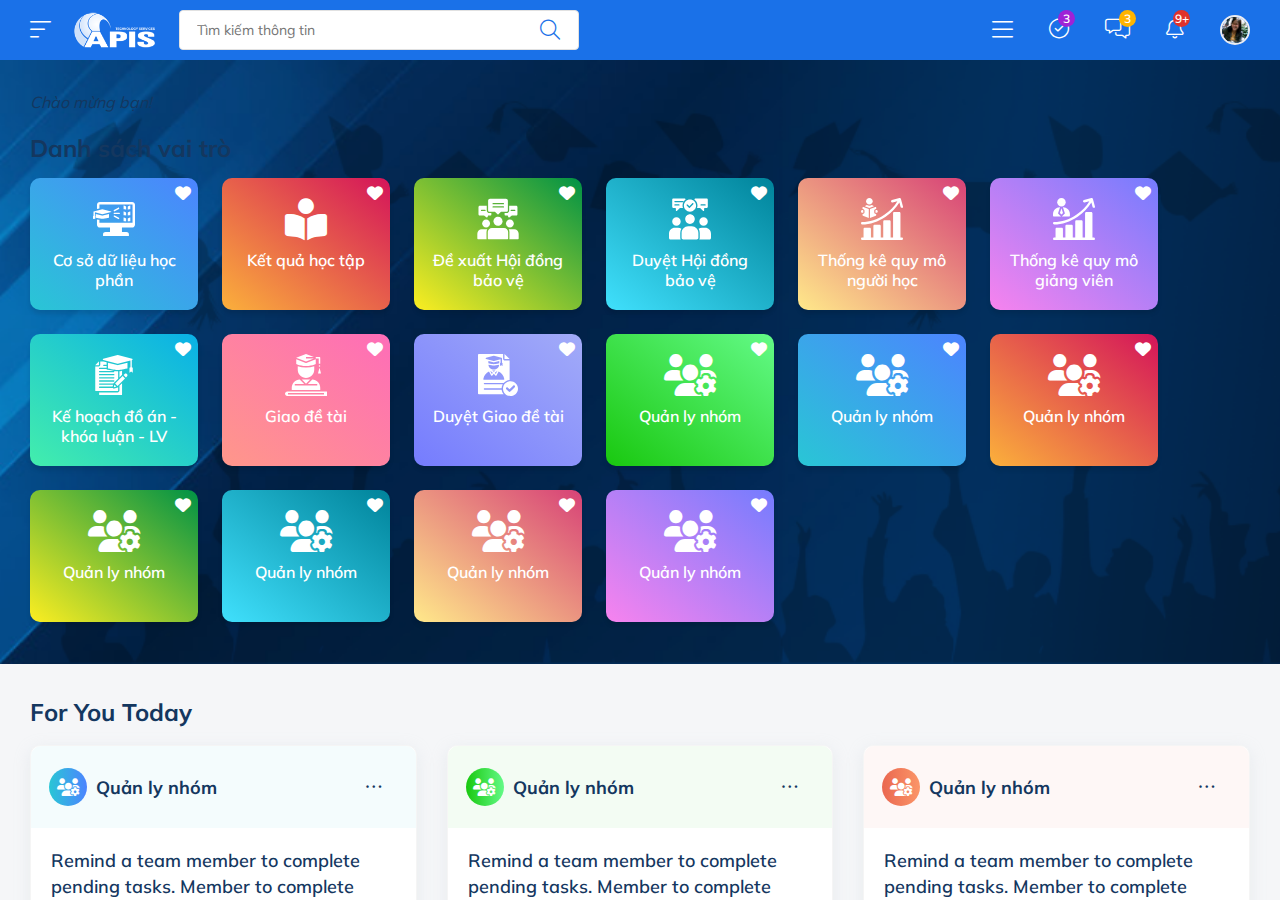
<file: index.html>
<!DOCTYPE html>
<html lang="en">
  <head>
    <meta charset="UTF-8" />
    <meta name="viewport" content="width=device-width, initial-scale=1.0" />
    <title>Index</title>
    <link rel="stylesheet" href="assets/css/styles.css" />
  </head>

  <body>
    <div class="header fixed-top">
      <div class="top-nav">
        <div class="sidebar-bars">
          <i class="fa-light fa-bars-sort"></i>
        </div>
        <div class="head-logo">
          <a href="index.html">
            <img class="logo-icon" src="assets/images/logo/logo-icon.png" />
            <img class="logo-text" src="assets/images/logo/logo-text.png" />
          </a>
        </div>
        <div class="head-search-form">
          <div class="head-search-toggle">
            <i class="fal fa-search"></i>
          </div>
          <div class="head-search-box">
            <div class="form">
              <input
                type="text"
                class="search-imput"
                placeholder="Tìm kiếm thông tin"
              />
              <button class="search-btn">
                <i class="fal fa-search"></i>
              </button>
            </div>
          </div>
        </div>
        <div class="main-menu">
          <ul class="list-unstyled">
            <li class="item active">
              <a class="menu-link" href="index.html">
                <i class="fal fa-home"></i>
                <span>Trang chủ</span>
              </a>
            </li>
            <li class="item">
              <a class="menu-link" href="dashboard.html">
                <span>Dashboard</span>
              </a>
            </li>
            <li class="item">
              <a class="menu-link" href="modul.html">
                <span>Modul</span>
              </a>
            </li>
            <li class="item">
              <a class="menu-link" href="chucnang-cuaban.html">
                <span>Chức năng của bạn</span>
              </a>
            </li>
            <li class="item">
              <a class="menu-link" href="tintuc.html">
                <span>Tin tức</span>
              </a>
            </li>
          </ul>
          <div class="menu-toggle">
            <i class="fal fa-bars"></i>
          </div>
        </div>
        <div class="account-group">
          <div class="dropdown">
            <div class="item" data-bs-toggle="dropdown">
              <i class="fal fa-circle-check"></i>
              <span>3</span>
            </div>
            <ul class="dropdown-menu">
              <li><a class="dropdown-item" href="#">Action</a></li>
              <li><a class="dropdown-item" href="#">Another action</a></li>
              <li><a class="dropdown-item" href="#">Something else here</a></li>
            </ul>
          </div>
          <div class="dropdown">
            <div class="item message" data-bs-toggle="dropdown">
              <i class="fal fa-messages"></i>
              <span>3</span>
            </div>
            <ul class="dropdown-menu">
              <li><a class="dropdown-item" href="#">Action</a></li>
              <li><a class="dropdown-item" href="#">Another action</a></li>
              <li><a class="dropdown-item" href="#">Something else here</a></li>
            </ul>
          </div>
          <div class="dropdown">
            <div class="item noti" data-bs-toggle="dropdown">
              <i class="fal fa-bell"></i>
              <span>9+</span>
            </div>
            <ul class="dropdown-menu">
              <li><a class="dropdown-item" href="#">Action</a></li>
              <li><a class="dropdown-item" href="#">Another action</a></li>
              <li><a class="dropdown-item" href="#">Something else here</a></li>
            </ul>
          </div>
          <div class="dropdown">
            <div class="item" data-bs-toggle="dropdown">
              <img src="assets/images/avatar.jpg" class="avatar" />
            </div>
            <ul class="dropdown-menu user-action">
              <li>
                <a class="dropdown-item" href="#">
                  <i class="fa-light fa-user"></i>
                  <span>Thông tin cá nhân</span>
                </a>
              </li>
              <li>
                <a class="dropdown-item" href="#">
                  <i class="fa-light fa-gear text-green"></i>
                  <span>Cài đặt</span>
                </a>
              </li>
              <li>
                <a class="dropdown-item" href="theme-option.html">
                  <i class="fa-light fa-browser text-red"></i>
                  <span>Theme Option</span>
                </a>
              </li>
              <li>
                <a class="dropdown-item" href="#">
                  <i class="fa-light fa-right-from-bracket"></i>
                  <span>Đăng xuất</span>
                </a>
              </li>
            </ul>
          </div>
        </div>
      </div>
    </div>

    <div class="main-wrap">
      <div class="left-sidebar">
        <div class="sidebar-menu">
          <div class="accordion" id="sidebar-menu">
            <div class="sidebar-menu-item active">
              <a class="sidebar-menu-header" href="">
                <i class="fa-light fa-house-window item-icon"></i>
                <span>Dashboads</span>
              </a>
            </div>
            <!-- siderbar menu  item -->
            <div class="sidebar-menu-item active">
              <a
                class="sidebar-menu-header"
                data-bs-toggle="collapse"
                data-bs-target="#collapse1"
                href="javascrip:void(0)"
                aria-expanded="true"
              >
                <i class="fa-light fa-chalkboard-user item-icon"></i>
                <span>Giảng viên</span>
                <i class="fal fa-chevron-right item-arrow-icon"></i>
                <i class="fal fa-chevron-down item-arrow-icon down"></i>
              </a>
              <div
                class="sidebar-menu-sub collapse show"
                id="collapse1"
                data-bs-parent="#sidebar-menu"
              >
                <div class="sidebar-menu-sub-content">
                  <a class="active" href="#">Thông tin chung</a>
                  <a href="#">Nhập điểm theo lớp học phần</a>
                  <a href="#">Điểm danh theo lớp học phần</a>
                  <a href="#">Tra cứu hồ sơ sinh viên</a>
                </div>
              </div>
            </div>
            <!-- end siderbar menu  item -->
            <!-- siderbar menu  item -->
            <div class="sidebar-menu-item">
              <a
                class="sidebar-menu-header collapsed"
                data-bs-toggle="collapse"
                data-bs-target="#collapse2"
                href="javascrip:void(0)"
              >
                <i class="fa-light fa-building-user item-icon"></i>
                <span>Trưởng khoa</span>
                <i class="fal fa-chevron-right item-arrow-icon"></i>
                <i class="fal fa-chevron-down item-arrow-icon down"></i>
              </a>
              <div
                class="sidebar-menu-sub collapse"
                id="collapse2"
                data-bs-parent="#sidebar-menu"
              >
                <div class="sidebar-menu-sub-content">
                  <a href="#">Profile demo 1</a>
                  <a href="#">Profile demo 2</a>
                  <a href="#">Profile demo 3</a>
                </div>
              </div>
            </div>
            <!-- end siderbar menu  item -->
            <div class="sidebar-menu-item">
              <a
                class="sidebar-menu-header collapsed"
                data-bs-toggle="collapse"
                data-bs-target="#collapse3"
                href="javascrip:void(0)"
              >
                <i class="fa-light fa-users-gear item-icon"></i>
                <span>Nhân sự</span>
                <i class="fal fa-chevron-right item-arrow-icon"></i>
                <i class="fal fa-chevron-down item-arrow-icon down"></i>
              </a>
              <div
                class="sidebar-menu-sub collapse"
                id="collapse3"
                data-bs-parent="#sidebar-menu"
              >
                <div class="sidebar-menu-sub-content">
                  <a href="nhansu/nhansu-chitiet.html" data-position="0"
                    >Kế hoạch tuyển dụng</a
                  >
                  <a href="nhansu/nhansu-chitiet.html" data-position="1"
                    >Đề xuất tuyển dụng</a
                  >
                </div>
              </div>
            </div>
            <!-- end siderbar menu  item -->
          </div>
        </div>
      </div>
      <div class="main-content">
        <div class="quick-action">
          <div class="welcome">Chào mừng bạn!</div>
          <div class="quick-acction-title">Danh sách vai trò</div>
          <div class="action-group">
            <div class="item">
              <div class="pinned">
                <i class="fa-solid fa-heart"></i>
                <div class="alert">Bỏ yêu thích</div>
              </div>
              <a
                href="kehoach-namhoc/kehoach-khoahoc-chitiet.html"
                data-position="0"
                class="action-box feature-box"
                data-bg="7"
              >
                <div class="icon">
                  <img src="kehoach-namhoc/icon/CSDL-hocphan.svg" alt="" />
                </div>
                <div class="feature-name">Cơ sở dữ liệu học phần</div>
              </a>
            </div>
            <div class="item">
              <div class="pinned">
                <i class="fa-solid fa-heart"></i>
                <div class="alert">Bỏ yêu thích</div>
              </div>
              <a
                href="giadinh/giadinh-chitiet.html"
                data-position="0"
                class="action-box feature-box"
                data-bg="7"
              >
                <div class="icon">
                  <i class="fa-solid fa-book-open-reader"></i>
                </div>
                <div class="feature-name">Kết quả học tập</div>
              </a>
            </div>
            <div class="item">
              <div class="pinned">
                <i class="fa-solid fa-heart"></i>
                <div class="alert">Bỏ yêu thích</div>
              </div>
              <a
                href="luanvan-luanan/luanvan-chitiet.html"
                data-position="3"
                class="action-box feature-box"
                data-bg="7"
              >
                <div class="icon">
                  <img src="luanvan-luanan/icon/dexuat-hdbv.svg" alt="" />
                </div>
                <div class="feature-name">Đề xuất Hội đồng bảo vệ</div>
              </a>
            </div>
            <div class="item">
              <div class="pinned">
                <i class="fa-solid fa-heart"></i>
                <div class="alert">Bỏ yêu thích</div>
              </div>
              <a
                href="luanvan-luanan/luanvan-chitiet.html"
                data-position="4"
                class="action-box feature-box"
              >
                <div class="icon">
                  <img src="luanvan-luanan/icon/duyethoidong.svg" alt="" />
                </div>
                <div class="feature-name">Duyệt Hội đồng bảo vệ</div>
              </a>
            </div>
            <div class="item">
              <div class="pinned">
                <i class="fa-solid fa-heart"></i>
                <div class="alert">Bỏ yêu thích</div>
              </div>
              <a
                href="Thongke/thongke-chitiet.html"
                data-position="0"
                class="action-box feature-box"
              >
                <div class="icon">
                  <img src="Thongke/icon/quymo-nguoihoc.svg" alt="" />
                </div>
                <div class="feature-name">Thống kê quy mô người học</div>
              </a>
            </div>
            <div class="item">
              <div class="pinned">
                <i class="fa-solid fa-heart"></i>
                <div class="alert">Bỏ yêu thích</div>
              </div>
              <a
                href="Thongke/thongke-chitiet.html"
                data-position="1"
                class="action-box feature-box"
              >
                <div class="icon">
                  <img src="Thongke/icon/quymo-giangvien.svg" alt="" />
                </div>
                <div class="feature-name">Thống kê quy mô giảng viên</div>
              </a>
            </div>
            <div class="item">
              <div class="pinned">
                <i class="fa-solid fa-heart"></i>
                <div class="alert">Bỏ yêu thích</div>
              </div>
              <a
                href="luanvan-luanan/luanvan-chitiet.html"
                data-position="0"
                class="action-box feature-box"
              >
                <div class="icon">
                  <img src="luanvan-luanan/icon/kehoach-doan.svg" alt="" />
                </div>
                <div class="feature-name">Kế hoạch đồ án - khóa luận - LV</div>
              </a>
            </div>
            <div class="item">
              <div class="pinned">
                <i class="fa-solid fa-heart"></i>
                <div class="alert">Bỏ yêu thích</div>
              </div>
              <a
                href="luanvan-luanan/luanvan-chitiet.html"
                data-position="1"
                class="action-box feature-box"
              >
                <div class="icon">
                  <img src="luanvan-luanan/icon/giaodetai.svg" alt="" />
                </div>
                <div class="feature-name">Giao đề tài</div>
              </a>
            </div>
            <div class="item">
              <div class="pinned">
                <i class="fa-solid fa-heart"></i>
                <div class="alert">Bỏ yêu thích</div>
              </div>
              <a
                href="luanvan-luanan/luanvan-chitiet.html"
                data-position="2"
                class="action-box feature-box"
              >
                <div class="icon">
                  <img src="luanvan-luanan/icon/duyetdetai.svg" alt="" />
                </div>
                <div class="feature-name">Duyệt Giao đề tài</div>
              </a>
            </div>
            <div class="item">
              <div class="pinned">
                <i class="fa-solid fa-heart"></i>
                <div class="alert">Xóa chức năng khỏi trang chủ</div>
              </div>
              <a href="chucnang.html" class="action-box feature-box">
                <div class="icon">
                  <i class="fas fa-users-gear"></i>
                </div>
                <div class="feature-name">Quản ly nhóm</div>
              </a>
            </div>
            <div class="item">
              <div class="pinned">
                <i class="fa-solid fa-heart"></i>
                <div class="alert">Xóa chức năng khỏi trang chủ</div>
              </div>
              <a href="chucnang.html" class="action-box feature-box">
                <div class="icon">
                  <i class="fas fa-users-gear"></i>
                </div>
                <div class="feature-name">Quản ly nhóm</div>
              </a>
            </div>
            <div class="item">
              <div class="pinned">
                <i class="fa-solid fa-heart"></i>
                <div class="alert">Xóa chức năng khỏi trang chủ</div>
              </div>
              <a href="chucnang.html" class="action-box feature-box">
                <div class="icon">
                  <i class="fas fa-users-gear"></i>
                </div>
                <div class="feature-name">Quản ly nhóm</div>
              </a>
            </div>
            <div class="item">
              <div class="pinned">
                <i class="fa-solid fa-heart"></i>
                <div class="alert">Xóa chức năng khỏi trang chủ</div>
              </div>
              <a href="chucnang.html" class="action-box feature-box">
                <div class="icon">
                  <i class="fas fa-users-gear"></i>
                </div>
                <div class="feature-name">Quản ly nhóm</div>
              </a>
            </div>
            <div class="item">
              <div class="pinned">
                <i class="fa-solid fa-heart"></i>
                <div class="alert">Xóa chức năng khỏi trang chủ</div>
              </div>
              <a href="chucnang.html" class="action-box feature-box">
                <div class="icon">
                  <i class="fas fa-users-gear"></i>
                </div>
                <div class="feature-name">Quản ly nhóm</div>
              </a>
            </div>
            <div class="item">
              <div class="pinned">
                <i class="fa-solid fa-heart"></i>
                <div class="alert">Xóa chức năng khỏi trang chủ</div>
              </div>
              <a href="chucnang.html" class="action-box feature-box">
                <div class="icon">
                  <i class="fas fa-users-gear"></i>
                </div>
                <div class="feature-name">Quản ly nhóm</div>
              </a>
            </div>
            <div class="item">
              <div class="pinned">
                <i class="fa-solid fa-heart"></i>
                <div class="alert">Xóa chức năng khỏi trang chủ</div>
              </div>
              <a href="chucnang.html" class="action-box feature-box">
                <div class="icon">
                  <i class="fas fa-users-gear"></i>
                </div>
                <div class="feature-name">Quản ly nhóm</div>
              </a>
            </div>
          </div>
        </div>
        <div class="for-u-today">
          <div class="title-main">For you today</div>
          <div class="today-group">
            <div class="item">
              <div class="card today-card today-card-1">
                <div class="card-header">
                  <div class="title">
                    <div class="icon">
                      <i class="fas fa-users-gear"></i>
                    </div>
                    <div class="feature-name">Quản ly nhóm</div>
                  </div>
                  <div class="dropdown">
                    <div class="item" data-bs-toggle="dropdown">
                      <i class="fal fa-ellipsis"></i>
                    </div>
                    <ul class="dropdown-menu">
                      <li><a class="dropdown-item" href="#">Action</a></li>
                      <li>
                        <a class="dropdown-item" href="#">Another action</a>
                      </li>
                      <li>
                        <a class="dropdown-item" href="#"
                          >Something else here</a
                        >
                      </li>
                    </ul>
                  </div>
                </div>
                <div class="card-body">
                  Remind a team member to complete pending tasks. Member to
                  complete pending tasks.
                </div>
                <div class="card-footer">
                  <div class="user-info">
                    <div class="avatar">
                      <img src="assets/images/avatar.jpg" />
                    </div>
                    <div>
                      <div class="name">Nguyễn Thị Bích</div>
                      <div class="task-count">4 tasks</div>
                    </div>
                  </div>
                  <a href="#" class="view-all">View all</a>
                </div>
              </div>
            </div>
            <div class="item">
              <div class="card today-card today-card-2">
                <div class="card-header">
                  <div class="title">
                    <div class="icon">
                      <i class="fas fa-users-gear"></i>
                    </div>
                    <div class="feature-name">Quản ly nhóm</div>
                  </div>
                  <div class="dropdown">
                    <div class="item" data-bs-toggle="dropdown">
                      <i class="fal fa-ellipsis"></i>
                    </div>
                    <ul class="dropdown-menu">
                      <li><a class="dropdown-item" href="#">Action</a></li>
                      <li>
                        <a class="dropdown-item" href="#">Another action</a>
                      </li>
                      <li>
                        <a class="dropdown-item" href="#"
                          >Something else here</a
                        >
                      </li>
                    </ul>
                  </div>
                </div>
                <div class="card-body">
                  Remind a team member to complete pending tasks. Member to
                  complete pending tasks.
                </div>
                <div class="card-footer">
                  <div class="user-info">
                    <div class="avatar">
                      <img src="assets/images/avatar.jpg" />
                    </div>
                    <div>
                      <div class="name">Nguyễn Thị Bích</div>
                      <div class="task-count">4 tasks</div>
                    </div>
                  </div>
                  <a href="#" class="view-all">View all</a>
                </div>
              </div>
            </div>
            <div class="item">
              <div class="card today-card today-card-3">
                <div class="card-header">
                  <div class="title">
                    <div class="icon">
                      <i class="fas fa-users-gear"></i>
                    </div>
                    <div class="feature-name">Quản ly nhóm</div>
                  </div>
                  <div class="dropdown">
                    <div class="item" data-bs-toggle="dropdown">
                      <i class="fal fa-ellipsis"></i>
                    </div>
                    <ul class="dropdown-menu">
                      <li><a class="dropdown-item" href="#">Action</a></li>
                      <li>
                        <a class="dropdown-item" href="#">Another action</a>
                      </li>
                      <li>
                        <a class="dropdown-item" href="#"
                          >Something else here</a
                        >
                      </li>
                    </ul>
                  </div>
                </div>
                <div class="card-body">
                  Remind a team member to complete pending tasks. Member to
                  complete pending tasks.
                </div>
                <div class="card-footer">
                  <div class="user-info">
                    <div class="avatar">
                      <img src="assets/images/avatar.jpg" />
                    </div>
                    <div>
                      <div class="name">Nguyễn Thị Bích</div>
                      <div class="task-count">4 tasks</div>
                    </div>
                  </div>
                  <a href="#" class="view-all">View all</a>
                </div>
              </div>
            </div>
          </div>
        </div>
      </div>
    </div>

    <!-- JS -->
    <script src="assets/bootstrap-5.3.2/js/bootstrap.bundle.js"></script>
    <script src="assets/swiper-slide/swiper-bundle.min.js"></script>
    <script src="assets/js/jquery-3.7.1.min.js"></script>
    <script src="assets/js/customs.js"></script>
  </body>
</html>
</file>
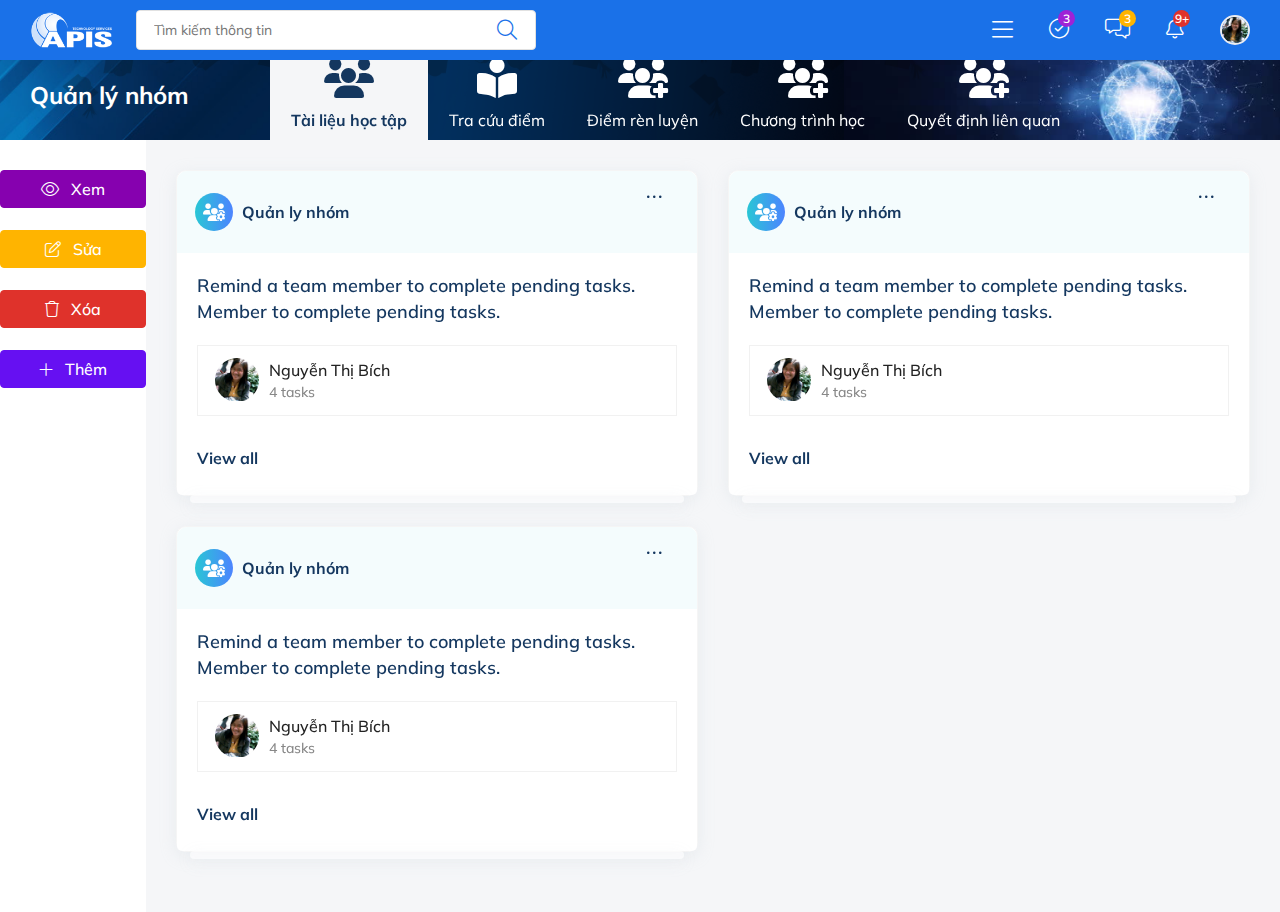
<file: chucnang.html>
<!DOCTYPE html>
<html lang="en">

<head>
    <meta charset="UTF-8">
    <meta name="viewport" content="width=device-width, initial-scale=1.0">
    <title>Chức năng</title>
    <link rel="stylesheet" href="assets/css/styles.css">

</head>

<body>
    <div class="header fixed-top">
        <div class="top-nav">
            <div class="head-logo">
                <a href="index.html">
                    <img class="logo-icon" src="assets/images/logo/logo-icon.png">
                    <img class="logo-text" src="assets/images/logo/logo-text.png">
                </a>
            </div>
            <div class="head-search-form">
                <div class="head-search-toggle">
                    <i class="fal fa-search"></i>
                </div>
                <div class="head-search-box">
                    <div class="form">
                        <input type="text" class="search-imput" placeholder="Tìm kiếm thông tin">
                        <button class="search-btn">
                            <i class="fal fa-search"></i>
                        </button>
                    </div>
                </div>

            </div>
            <div class="main-menu">
                <ul class="list-unstyled">
                    <li class="item">
                        <a class="menu-link" href="index.html">
                            <i class="fal fa-home"></i>
                            <span>Trang chủ</span>
                        </a>
                    </li>
                    <li class="item">
                        <a class="menu-link" href="dashboard.html">
                            <span>Dashboard</span>
                        </a>
                    </li>
                    <li class="item">
                        <a class="menu-link" href="modul.html">
                            <span>Modul</span>
                        </a>
                    </li>
                    <li class="item">
                        <a class="menu-link" href="chucnang-cuaban.html">
                            <span>Chức năng của bạn</span>
                        </a>
                    </li>
                    <li class="item">
                        <a class="menu-link" href="tintuc.html">
                            <span>Tin tức</span>
                        </a>
                    </li>
                </ul>
                <div class="menu-toggle">
                    <i class="fal fa-bars"></i>
                </div>
            </div>
            <div class="account-group">
                <div class="dropdown">
                    <div class="item" data-bs-toggle="dropdown">
                        <i class="fal fa-circle-check"></i>
                        <span>3</span>
                    </div>
                    <ul class="dropdown-menu">
                        <li><a class="dropdown-item" href="#">Action</a></li>
                        <li><a class="dropdown-item" href="#">Another action</a></li>
                        <li><a class="dropdown-item" href="#">Something else here</a></li>
                    </ul>
                </div>
                <div class="dropdown">
                    <div class="item message" data-bs-toggle="dropdown">
                        <i class="fal fa-messages"></i>
                        <span>3</span>
                    </div>
                    <ul class="dropdown-menu">
                        <li><a class="dropdown-item" href="#">Action</a></li>
                        <li><a class="dropdown-item" href="#">Another action</a></li>
                        <li><a class="dropdown-item" href="#">Something else here</a></li>
                    </ul>
                </div>
                <div class="dropdown">
                    <div class="item noti" data-bs-toggle="dropdown">
                        <i class="fal fa-bell"></i>
                        <span>9+</span>
                    </div>
                    <ul class="dropdown-menu">
                        <li><a class="dropdown-item" href="#">Action</a></li>
                        <li><a class="dropdown-item" href="#">Another action</a></li>
                        <li><a class="dropdown-item" href="#">Something else here</a></li>
                    </ul>
                </div>
                <div class="dropdown">
                    <div class="item" data-bs-toggle="dropdown">
                        <img src="assets/images/avatar.jpg" class="avatar">
                    </div>
                    <ul class="dropdown-menu">
                        <li><a class="dropdown-item" href="#">Action</a></li>
                        <li><a class="dropdown-item" href="#">Another action</a></li>
                        <li><a class="dropdown-item" href="#">Something else here</a></li>
                    </ul>
                </div>
            </div>
        </div>
    </div>
    <div class="quick-action tabs-slider">
        <div class="tab-title">
            Quản lý nhóm
        </div>
        <div class="tab-list swiper label-slider auto-width-slider">
            <div class="swiper-wrapper">
                <div class="tab-item swiper-slide">
                    <a href="#"><i class="fas fa-users"></i>
                    <p>Tài liệu học tập</p>
                </a>
                </div>

                <div class="tab-item swiper-slide">
                    <a href="#"><i class="fas fa-book-reader"></i>
                    <p>Tra cứu điểm</p></a>
                </div>

                <div class="tab-item swiper-slide">
                    <a href="#"><i class="fas fa-users-medical"></i>
                    <p>Điểm rèn luyện</p></a>
                </div>
                <div class="tab-item swiper-slide">
                    <a href="#"><i class="fas fa-users-medical"></i>
                    <p>Chương trình học</p></a>
                </div>
                <div class="tab-item swiper-slide">
                    <a href="#"><i class="fas fa-users-medical"></i>
                    <p>Quyết định liên quan</p></a>
                </div>

            </div>
        </div>
    </div>


    <div class="swiper content-slider">
        <div class="swiper-wrapper">
            <div class="swiper-slide">
                <div class="function">
                    <div class="function-nav">
                        <div class="action-function">
                            <button class="btn btn-view">
                                <i class="fal fa-eye"></i>
                                <span>Xem</span>
                            </button>
                            <button class="btn btn-edit">
                                <i class="fal fa-edit"></i>
                                <span>Sửa</span>
                            </button>
                            <button class="btn btn-delete">
                                <i class="fal fa-trash"></i>
                                <span>Xóa</span>
                            </button>
                            <button class="btn btn-add">
                                <i class="fal fa-plus"></i>
                                <span>Thêm</span>
                            </button>
                        </div>
                    </div>
                    <div class="function-content">
                        <div class="function-content-list">
                            <div class="item">
                                <div class="card today-card today-card-1">
                                    <div class="card-header">
                                        <div class="title">
                                            <div class="icon">
                                                <i class="fas fa-users-gear"></i>
                                            </div>
                                            <div class="modul-name">
                                                Quản ly nhóm
                                            </div>
                                        </div>
                                        <div class="dropdown">
                                            <div class="item" data-bs-toggle="dropdown">
                                                <i class="fal fa-ellipsis"></i>
                                            </div>
                                            <ul class="dropdown-menu">
                                                <li><a class="dropdown-item" href="#">Action</a></li>
                                                <li><a class="dropdown-item" href="#">Another action</a></li>
                                                <li><a class="dropdown-item" href="#">Something else here</a></li>
                                            </ul>
                                        </div>
                                    </div>
                                    <div class="card-body">
                                        Remind a team member to complete pending tasks. Member to complete pending tasks.
                                    </div>
                                    <div class="card-footer">
                                        <div class="user-info">
                                            <div class="avatar">
                                                <img src="assets/images/avatar.jpg">
                                            </div>
                                            <div>
                                                <div class="name">Nguyễn Thị Bích</div>
                                                <div class="task-count">4 tasks</div>
                                            </div>
                                        </div>
                                        <a href="#" class="view-all">View all</a>
                                    </div>

                                </div>
                            </div>
                            <div class="item">
                                <div class="card today-card today-card-1">
                                    <div class="card-header">
                                        <div class="title">
                                            <div class="icon">
                                                <i class="fas fa-users-gear"></i>
                                            </div>
                                            <div class="modul-name">
                                                Quản ly nhóm
                                            </div>
                                        </div>
                                        <div class="dropdown">
                                            <div class="item" data-bs-toggle="dropdown">
                                                <i class="fal fa-ellipsis"></i>
                                            </div>
                                            <ul class="dropdown-menu">
                                                <li><a class="dropdown-item" href="#">Action</a></li>
                                                <li><a class="dropdown-item" href="#">Another action</a></li>
                                                <li><a class="dropdown-item" href="#">Something else here</a></li>
                                            </ul>
                                        </div>
                                    </div>
                                    <div class="card-body">
                                        Remind a team member to complete pending tasks. Member to complete pending tasks.
                                    </div>
                                    <div class="card-footer">
                                        <div class="user-info">
                                            <div class="avatar">
                                                <img src="assets/images/avatar.jpg">
                                            </div>
                                            <div>
                                                <div class="name">Nguyễn Thị Bích</div>
                                                <div class="task-count">4 tasks</div>
                                            </div>
                                        </div>
                                        <a href="#" class="view-all">View all</a>
                                    </div>

                                </div>
                            </div>
                            <div class="item">
                                <div class="card today-card today-card-1">
                                    <div class="card-header">
                                        <div class="title">
                                            <div class="icon">
                                                <i class="fas fa-users-gear"></i>
                                            </div>
                                            <div class="modul-name">
                                                Quản ly nhóm
                                            </div>
                                        </div>
                                        <div class="dropdown">
                                            <div class="item" data-bs-toggle="dropdown">
                                                <i class="fal fa-ellipsis"></i>
                                            </div>
                                            <ul class="dropdown-menu">
                                                <li><a class="dropdown-item" href="#">Action</a></li>
                                                <li><a class="dropdown-item" href="#">Another action</a></li>
                                                <li><a class="dropdown-item" href="#">Something else here</a></li>
                                            </ul>
                                        </div>
                                    </div>
                                    <div class="card-body">
                                        Remind a team member to complete pending tasks. Member to complete pending tasks.
                                    </div>
                                    <div class="card-footer">
                                        <div class="user-info">
                                            <div class="avatar">
                                                <img src="assets/images/avatar.jpg">
                                            </div>
                                            <div>
                                                <div class="name">Nguyễn Thị Bích</div>
                                                <div class="task-count">4 tasks</div>
                                            </div>
                                        </div>
                                        <a href="#" class="view-all">View all</a>
                                    </div>

                                </div>
                            </div>
                        </div>
                    </div>
                </div>
            </div>


            <div class="swiper-slide">
                2
            </div>


            <div class="swiper-slide">
                3
            </div>
            <div class="swiper-slide">
                4
            </div>
            <div class="swiper-slide">
                5
            </div>
        </div>
    </div>

    <!-- JS -->
    <script src="assets/bootstrap-5.3.2/js/bootstrap.bundle.js"></script>
    <script src="assets/swiper-slide/swiper-bundle.min.js"></script>
    <script src="assets/js/jquery-3.7.1.min.js"></script>
    <script src="assets/js/customs.js"></script>
</body>

</html>
</file>
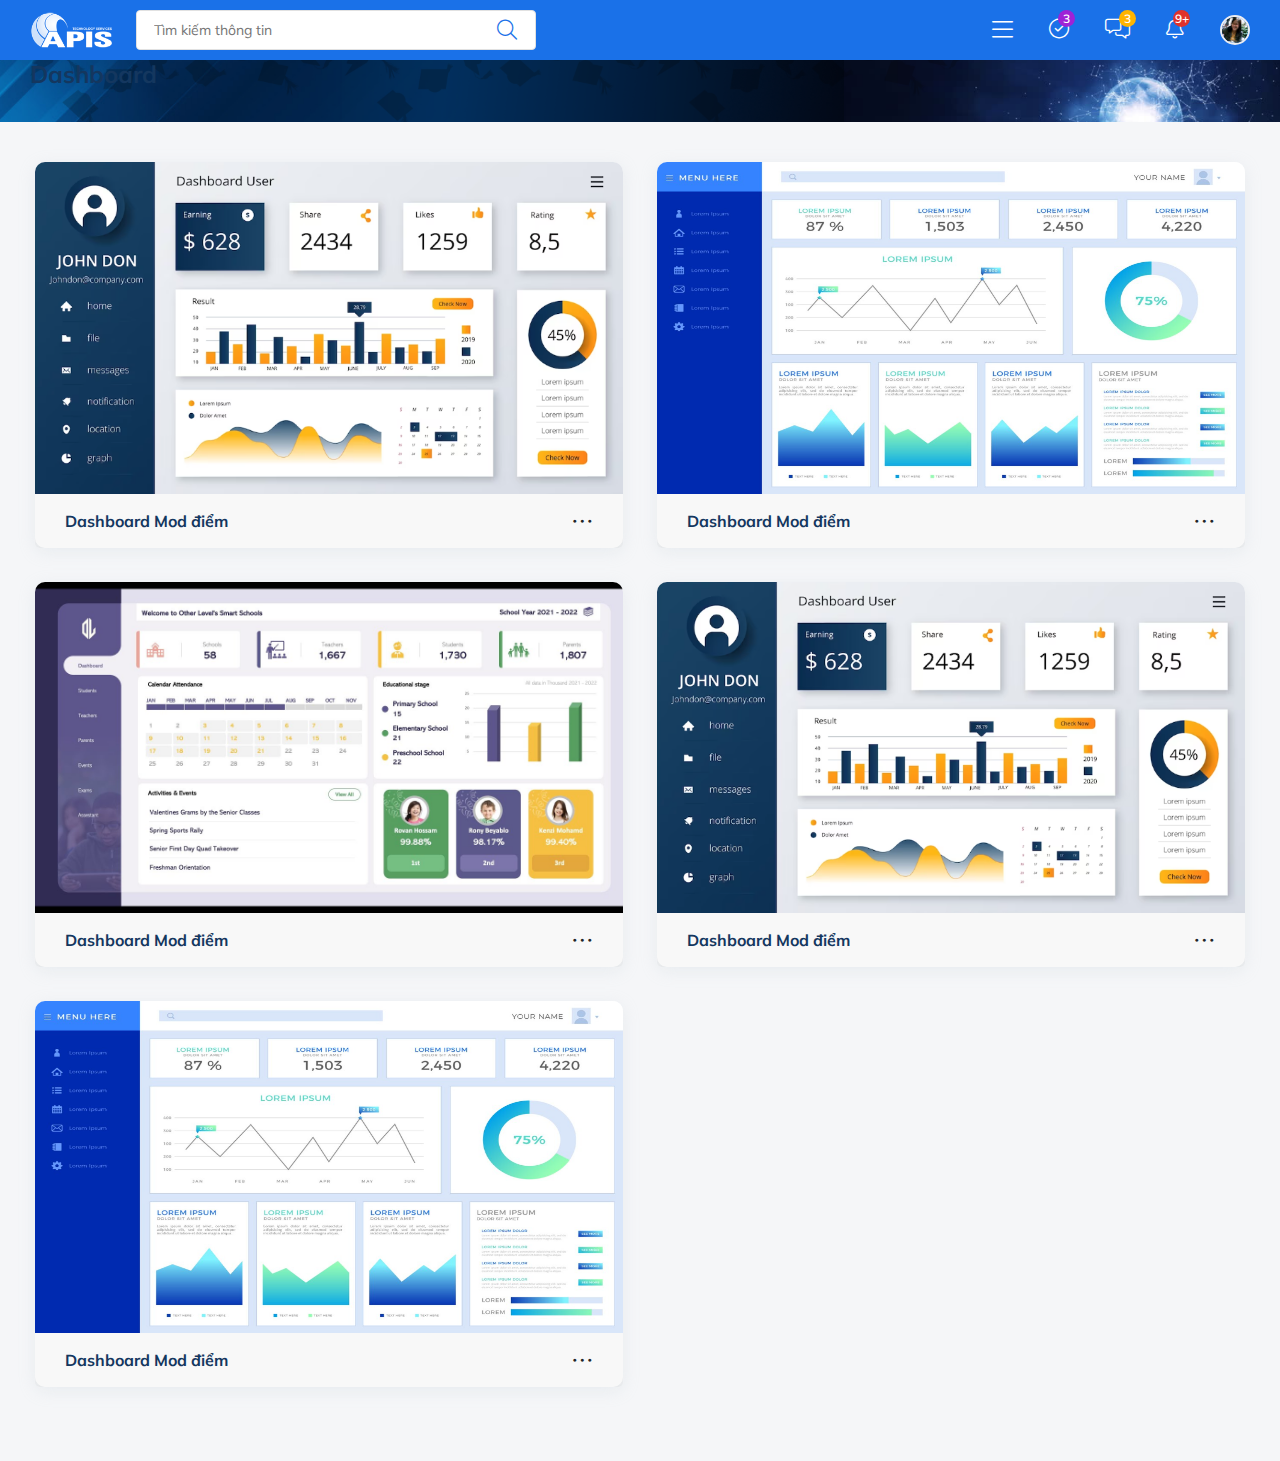
<file: dashboard-V2.html>
<!DOCTYPE html>
<html lang="en">

<head>
    <meta charset="UTF-8">
    <meta name="viewport" content="width=device-width, initial-scale=1.0">
    <title>Dashboard</title>
    <link rel="stylesheet" href="assets/css/styles.css">

</head>

<body>
    <div class="header fixed-top">
        <div class="top-nav">
            <div class="head-logo">
                <a href="index.html">
                    <img class="logo-icon" src="assets/images/logo/logo-icon.png">
                    <img class="logo-text" src="assets/images/logo/logo-text.png">
                </a>
            </div>
            <div class="head-search-form">
                <div class="head-search-toggle">
                    <i class="fal fa-search"></i>
                </div>
                <div class="head-search-box">
                    <div class="form">
                        <input type="text" class="search-imput" placeholder="Tìm kiếm thông tin">
                        <button class="search-btn">
                            <i class="fal fa-search"></i>
                        </button>
                    </div>
                </div>

            </div>
            <div class="main-menu">
                <ul class="list-unstyled">
                    <li class="item">
                        <a class="menu-link" href="index.html">
                            <i class="fal fa-home"></i>
                            <span>Trang chủ</span>
                        </a>
                    </li>
                    <li class="item active">
                        <a class="menu-link" href="dashboard.hhml">
                            <span>Dashboard</span>
                        </a>
                    </li>
                    <li class="item">
                        <a class="menu-link" href="modul.html">
                            <span>Modul</span>
                        </a>
                    </li>
                    <li class="item">
                        <a class="menu-link" href="chucnang-cuaban.html">
                            <span>Chức năng của bạn</span>
                        </a>
                    </li>
                    <li class="item">
                        <a class="menu-link" href="tintuc.html">
                            <span>Tin tức</span>
                        </a>
                    </li>
                </ul>
                <div class="menu-toggle">
                    <i class="fal fa-bars"></i>
                </div>
            </div>
            <div class="account-group">
                <div class="dropdown">
                    <div class="item" data-bs-toggle="dropdown">
                        <i class="fal fa-circle-check"></i>
                        <span>3</span>
                    </div>
                    <ul class="dropdown-menu">
                        <li><a class="dropdown-item" href="#">Action</a></li>
                        <li><a class="dropdown-item" href="#">Another action</a></li>
                        <li><a class="dropdown-item" href="#">Something else here</a></li>
                    </ul>
                </div>
                <div class="dropdown">
                    <div class="item message" data-bs-toggle="dropdown">
                        <i class="fal fa-messages"></i>
                        <span>3</span>
                    </div>
                    <ul class="dropdown-menu">
                        <li><a class="dropdown-item" href="#">Action</a></li>
                        <li><a class="dropdown-item" href="#">Another action</a></li>
                        <li><a class="dropdown-item" href="#">Something else here</a></li>
                    </ul>
                </div>
                <div class="dropdown">
                    <div class="item noti" data-bs-toggle="dropdown">
                        <i class="fal fa-bell"></i>
                        <span>9+</span>
                    </div>
                    <ul class="dropdown-menu">
                        <li><a class="dropdown-item" href="#">Action</a></li>
                        <li><a class="dropdown-item" href="#">Another action</a></li>
                        <li><a class="dropdown-item" href="#">Something else here</a></li>
                    </ul>
                </div>
                <div class="dropdown">
                    <div class="item" data-bs-toggle="dropdown">
                        <img src="assets/images/avatar.jpg" class="avatar">
                    </div>
                    <ul class="dropdown-menu">
                        <li><a class="dropdown-item" href="#">Action</a></li>
                        <li><a class="dropdown-item" href="#">Another action</a></li>
                        <li><a class="dropdown-item" href="#">Something else here</a></li>
                    </ul>
                </div>
            </div>
        </div>
    </div>
    <div class="quick-action">
        <div class="quick-acction-title pt-40">Dashboard</div>
    </div>
    <div class="dashboard dashboard-v2">
        <div class="dashboard-list">
            <div class="dashboard-item">
                <div class="card dashboard-card">
                    <div class="card-body">
                        <a href="modul-chitiet.html.html">
                            <img src="assets/images/dashboard-1.png" alt="">
                        </a>
                    </div>
                    <div class="card-footer">
                        <p class="m-0">
                            Dashboard Mod điểm
                        </p>
                        <div class="dropdown">
                            <div class="item" data-bs-toggle="dropdown">
                                <i class="fal fa-ellipsis"></i>
                            </div>
                            <ul class="dropdown-menu">
                                <li><a class="dropdown-item" href="#">Action</a></li>
                                <li><a class="dropdown-item" href="#">Another action</a></li>
                                <li><a class="dropdown-item" href="#">Something else here</a></li>
                            </ul>
                        </div>
                    </div>
                </div>
            </div>
            <div class="dashboard-item">
                <div class="card dashboard-card">
                    <div class="card-body">
                        <a href="modul-chitiet.html.html">
                            <img src="assets/images/dashboard-2.png" alt="">
                        </a>
                    </div>
                    <div class="card-footer">
                        <p class="m-0">
                            Dashboard Mod điểm
                        </p>
                        <div class="dropdown">
                            <div class="item" data-bs-toggle="dropdown">
                                <i class="fal fa-ellipsis"></i>
                            </div>
                            <ul class="dropdown-menu">
                                <li><a class="dropdown-item" href="#">Action</a></li>
                                <li><a class="dropdown-item" href="#">Another action</a></li>
                                <li><a class="dropdown-item" href="#">Something else here</a></li>
                            </ul>
                        </div>
                    </div>
                </div>
            </div>
            <div class="dashboard-item">
                <div class="card dashboard-card">
                    <div class="card-body">
                        <a href="modul-chitiet.html.html">
                            <img src="assets/images/dashboard-3.png" alt="">
                        </a>
                    </div>
                    <div class="card-footer">
                        <p class="m-0">
                            Dashboard Mod điểm
                        </p>
                        <div class="dropdown">
                            <div class="item" data-bs-toggle="dropdown">
                                <i class="fal fa-ellipsis"></i>
                            </div>
                            <ul class="dropdown-menu">
                                <li><a class="dropdown-item" href="#">Action</a></li>
                                <li><a class="dropdown-item" href="#">Another action</a></li>
                                <li><a class="dropdown-item" href="#">Something else here</a></li>
                            </ul>
                        </div>
                    </div>
                </div>
            </div>
            <div class="dashboard-item">
                <div class="card dashboard-card">
                    <div class="card-body">
                        <a href="modul-chitiet.html.html">
                            <img src="assets/images/dashboard-1.png" alt="">
                        </a>
                    </div>
                    <div class="card-footer">
                        <p class="m-0">
                            Dashboard Mod điểm
                        </p>
                        <div class="dropdown">
                            <div class="item" data-bs-toggle="dropdown">
                                <i class="fal fa-ellipsis"></i>
                            </div>
                            <ul class="dropdown-menu">
                                <li><a class="dropdown-item" href="#">Action</a></li>
                                <li><a class="dropdown-item" href="#">Another action</a></li>
                                <li><a class="dropdown-item" href="#">Something else here</a></li>
                            </ul>
                        </div>
                    </div>
                </div>
            </div>
            <div class="dashboard-item">
                <div class="card dashboard-card">
                    <div class="card-body">
                        <a href="modul-chitiet.html.html">
                            <img src="assets/images/dashboard-2.png" alt="">
                        </a>
                    </div>
                    <div class="card-footer">
                        <p class="m-0">
                            Dashboard Mod điểm
                        </p>
                        <div class="dropdown">
                            <div class="item" data-bs-toggle="dropdown">
                                <i class="fal fa-ellipsis"></i>
                            </div>
                            <ul class="dropdown-menu">
                                <li><a class="dropdown-item" href="#">Action</a></li>
                                <li><a class="dropdown-item" href="#">Another action</a></li>
                                <li><a class="dropdown-item" href="#">Something else here</a></li>
                            </ul>
                        </div>
                    </div>
                </div>
            </div>
        </div>
    </div>

    <!-- JS -->
    <script src="assets/bootstrap-5.3.2/js/bootstrap.bundle.js"></script>
    <script src="assets/swiper-slide/swiper-bundle.min.js"></script>
    <script src="assets/js/jquery-3.7.1.min.js"></script>
    <script src="assets/js/customs.js"></script>
</body>

</html>
</file>
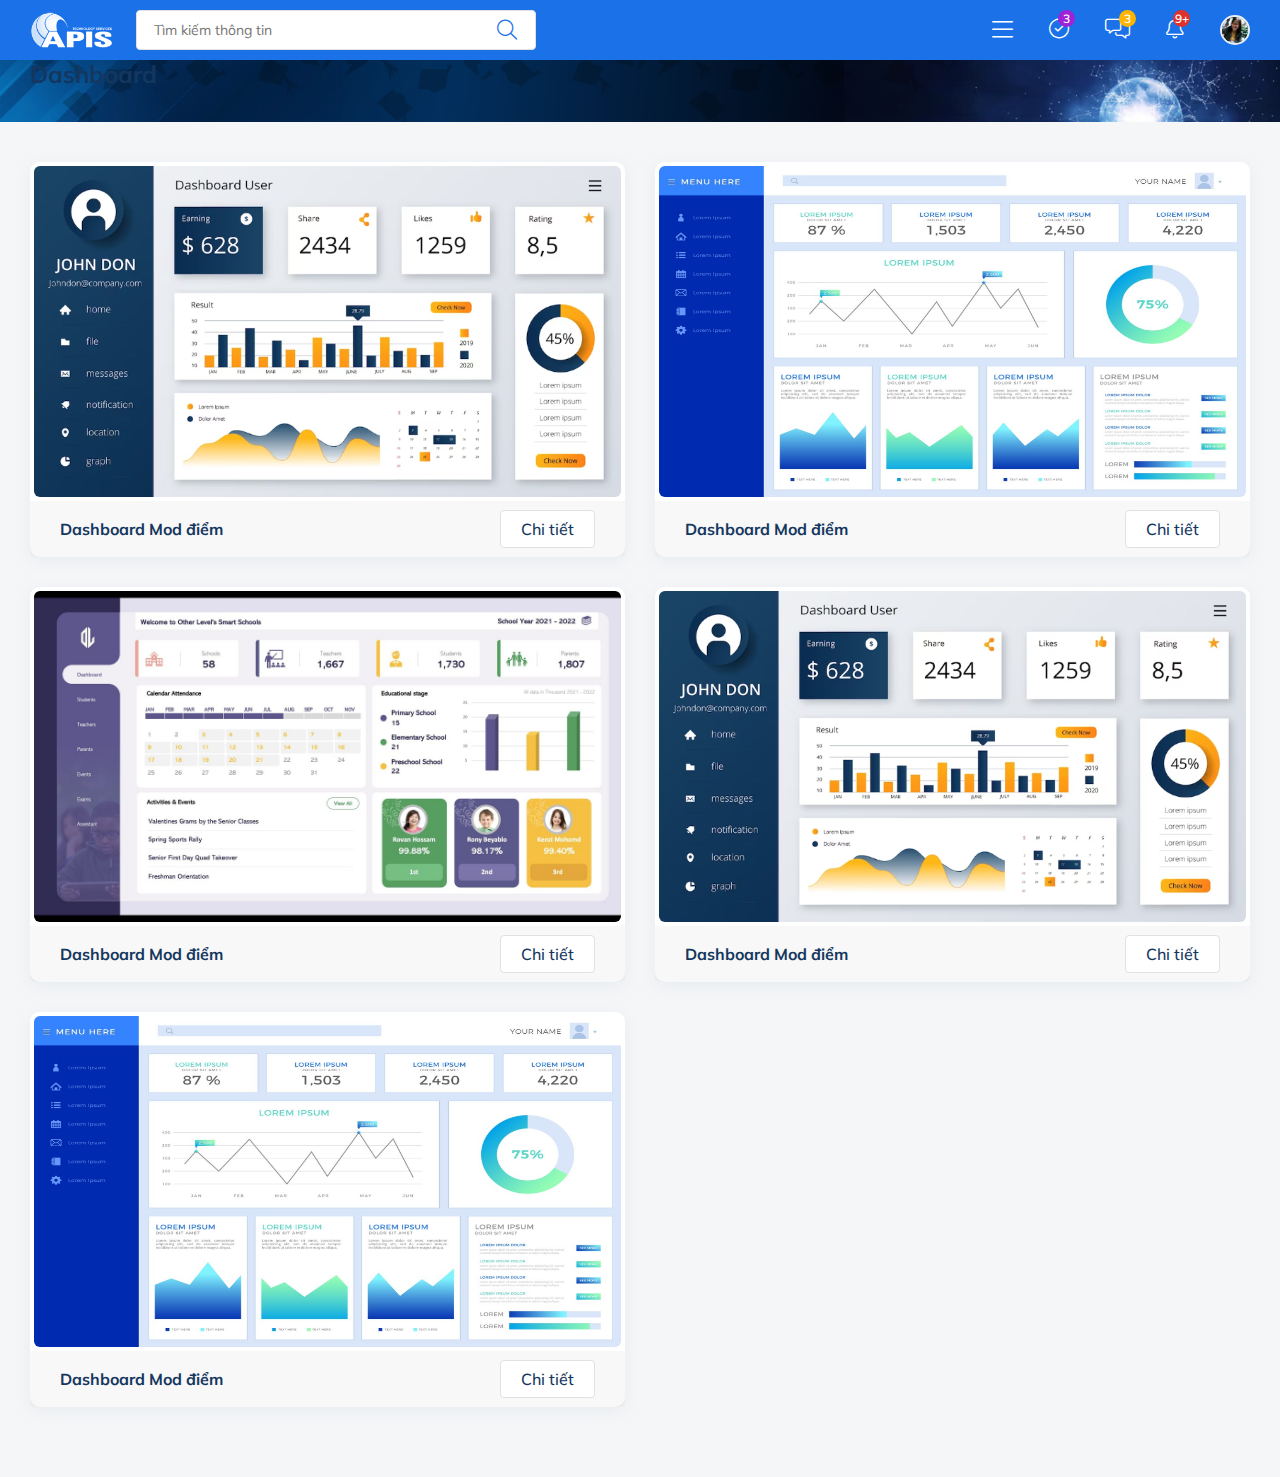
<file: dashboard.html>
<!DOCTYPE html>
<html lang="en">

<head>
    <meta charset="UTF-8">
    <meta name="viewport" content="width=device-width, initial-scale=1.0">
    <title>Dashboard</title>
    <link rel="stylesheet" href="assets/css/styles.css">

</head>

<body>
    <div class="header fixed-top">
        <div class="top-nav">
            <div class="head-logo">
                <a href="index.html">
                    <img class="logo-icon" src="assets/images/logo/logo-icon.png">
                    <img class="logo-text" src="assets/images/logo/logo-text.png">
                </a>
            </div>
            <div class="head-search-form">
                <div class="head-search-toggle">
                    <i class="fal fa-search"></i>
                </div>
                <div class="head-search-box">
                    <div class="form">
                        <input type="text" class="search-imput" placeholder="Tìm kiếm thông tin">
                        <button class="search-btn">
                            <i class="fal fa-search"></i>
                        </button>
                    </div>
                </div>

            </div>
            <div class="main-menu">
                <ul class="list-unstyled">
                    <li class="item">
                        <a class="menu-link" href="index.html">
                            <i class="fal fa-home"></i>
                            <span>Trang chủ</span>
                        </a>
                    </li>
                    <li class="item active">
                        <a class="menu-link" href="dashboard.hhml">
                            <span>Dashboard</span>
                        </a>
                    </li>
                    <li class="item">
                        <a class="menu-link" href="modul.html">
                            <span>Modul</span>
                        </a>
                    </li>
                    <li class="item">
                        <a class="menu-link" href="chucnang-cuaban.html">
                            <span>Chức năng của bạn</span>
                        </a>
                    </li>
                    <li class="item">
                        <a class="menu-link" href="tintuc.html">
                            <span>Tin tức</span>
                        </a>
                    </li>
                </ul>
                <div class="menu-toggle">
                    <i class="fal fa-bars"></i>
                </div>
            </div>
            <div class="account-group">
                <div class="dropdown">
                    <div class="item" data-bs-toggle="dropdown">
                        <i class="fal fa-circle-check"></i>
                        <span>3</span>
                    </div>
                    <ul class="dropdown-menu">
                        <li><a class="dropdown-item" href="#">Action</a></li>
                        <li><a class="dropdown-item" href="#">Another action</a></li>
                        <li><a class="dropdown-item" href="#">Something else here</a></li>
                    </ul>
                </div>
                <div class="dropdown">
                    <div class="item message" data-bs-toggle="dropdown">
                        <i class="fal fa-messages"></i>
                        <span>3</span>
                    </div>
                    <ul class="dropdown-menu">
                        <li><a class="dropdown-item" href="#">Action</a></li>
                        <li><a class="dropdown-item" href="#">Another action</a></li>
                        <li><a class="dropdown-item" href="#">Something else here</a></li>
                    </ul>
                </div>
                <div class="dropdown">
                    <div class="item noti" data-bs-toggle="dropdown">
                        <i class="fal fa-bell"></i>
                        <span>9+</span>
                    </div>
                    <ul class="dropdown-menu">
                        <li><a class="dropdown-item" href="#">Action</a></li>
                        <li><a class="dropdown-item" href="#">Another action</a></li>
                        <li><a class="dropdown-item" href="#">Something else here</a></li>
                    </ul>
                </div>
                <div class="dropdown">
                    <div class="item" data-bs-toggle="dropdown">
                        <img src="assets/images/avatar.jpg" class="avatar">
                    </div>
                    <ul class="dropdown-menu">
                        <li><a class="dropdown-item" href="#">Action</a></li>
                        <li><a class="dropdown-item" href="#">Another action</a></li>
                        <li><a class="dropdown-item" href="#">Something else here</a></li>
                    </ul>
                </div>
            </div>
        </div>
    </div>
    <div class="quick-action">
        <div class="quick-acction-title pt-40">Dashboard</div>
    </div>
    <div class="dashboard">
        <div class="dashboard-list">
            <div class="dashboard-item">
                <div class="card dashboard-card">
                    <div class="card-body">
                        <a href="modul-chitiet.html.html">
                            <img src="assets/images/dashboard-1.png" alt="">
                        </a>
                    </div>
                    <div class="card-footer">
                        <p class="m-0">
                            Dashboard Mod điểm
                        </p>
                        <a class="btn btn-white min-w-auto px-20" href="modul-chitiet.html">Chi tiết</a>
                    </div>
                </div>
            </div>
            <div class="dashboard-item">
                <div class="card dashboard-card">
                    <div class="card-body">
                        <a href="modul-chitiet.html.html">
                            <img src="assets/images/dashboard-2.png" alt="">
                        </a>
                    </div>
                    <div class="card-footer">
                        <p class="m-0">
                            Dashboard Mod điểm
                        </p>
                        <a class="btn btn-white min-w-auto px-20" href="modul-chitiet.html">Chi tiết</a>
                    </div>
                </div>
            </div>
            <div class="dashboard-item">
                <div class="card dashboard-card">
                    <div class="card-body">
                        <a href="modul-chitiet.html.html">
                            <img src="assets/images/dashboard-3.png" alt="">
                        </a>
                    </div>
                    <div class="card-footer">
                        <p class="m-0">
                            Dashboard Mod điểm
                        </p>
                        <a class="btn btn-white min-w-auto px-20" href="modul-chitiet.html">Chi tiết</a>
                    </div>
                </div>
            </div>
            <div class="dashboard-item">
                <div class="card dashboard-card">
                    <div class="card-body">
                        <a href="modul-chitiet.html.html">
                            <img src="assets/images/dashboard-1.png" alt="">
                        </a>
                    </div>
                    <div class="card-footer">
                        <p class="m-0">
                            Dashboard Mod điểm
                        </p>
                        <a class="btn btn-white min-w-auto px-20" href="modul-chitiet.html">Chi tiết</a>
                    </div>
                </div>
            </div>
            <div class="dashboard-item">
                <div class="card dashboard-card">
                    <div class="card-body">
                        <a href="modul-chitiet.html.html">
                            <img src="assets/images/dashboard-2.png" alt="">
                        </a>
                    </div>
                    <div class="card-footer">
                        <p class="m-0">
                            Dashboard Mod điểm
                        </p>
                        <a class="btn btn-white min-w-auto px-20" href="modul-chitiet.html">Chi tiết</a>
                    </div>
                </div>
            </div>
        </div>
    </div>

    <!-- JS -->
    <script src="assets/bootstrap-5.3.2/js/bootstrap.bundle.js"></script>
    <script src="assets/swiper-slide/swiper-bundle.min.js"></script>
    <script src="assets/js/jquery-3.7.1.min.js"></script>
    <script src="assets/js/customs.js"></script>
</body>

</html>
</file>
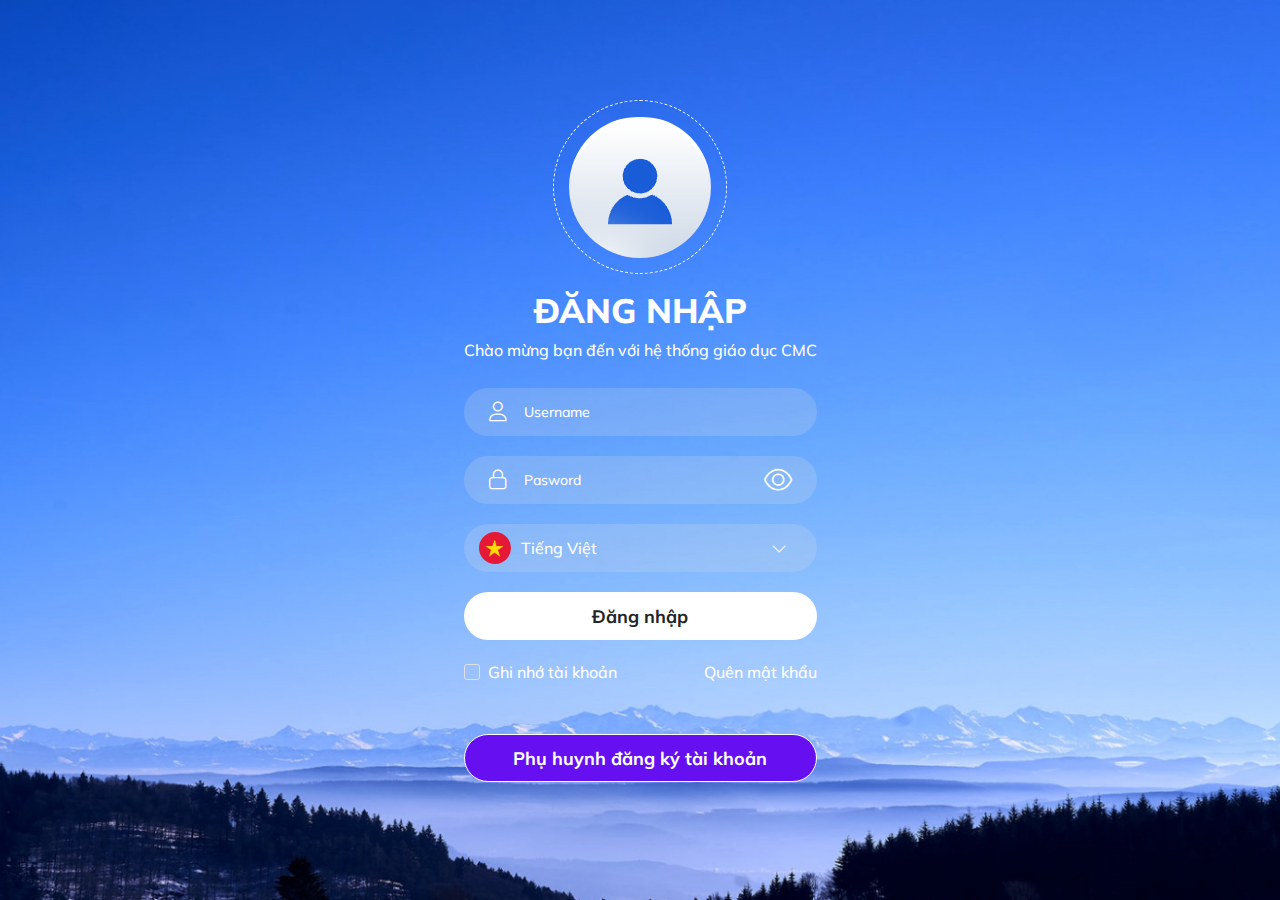
<file: login.html>
<!DOCTYPE html>
<html lang="en">

<head>
    <meta charset="UTF-8">
    <meta name="viewport" content="width=device-width, initial-scale=1.0">
    <title>Dashboard</title>
    <link rel="stylesheet" href="assets/css/styles.css">

</head>

<body>
    <div class="page-login">
        <div class="login-wrap">
            <div class="login-image-wrap">
                <div class="login-image">
                    <img src="assets/images/login-img.png" alt="">
                </div>
            </div>
            <div class="login-title">Đăng nhập</div>
            <div class="login-welcome">Chào mừng bạn đến với hệ thống giáo dục CMC</div>
            <form action="" class="login-form">
                <div class="input-icon">
                    <input type="text" class="form-control form-control_login" placeholder="Username">
                    <div class="icon-start">
                        <i class="fa-light fa-user"></i>
                    </div>
                </div>
                <div class="input-icon">
                    <input type="password" class="form-control form-control_login form-control_login__password" placeholder="Pasword">
                    <div class="icon-start">
                        <i class="fa-light fa-lock"></i>
                    </div>
                    <div class="icon-end ">
                        <i class="fa-light fa-eye change_icon"></i>
                    </div>
                </div>
                <div class="dropdown language">
                    <div class="dropdown-label" data-bs-toggle="dropdown">
                        <img src="assets/images/flags/flag-vietnam.png" alt="vietnamese">
                        <span>Tiếng Việt</span>
                        <i class="fa-light fa-chevron-down"></i>
                    </div>
                    <div class="dropdown-menu">
                        <div class="dropdown-item active">
                            Tiếng việt
                        </div>
                        <div class="dropdown-item">
                            English
                        </div>
                    </div>
                </div>
                <a href="index.html" class="btn btn-login">Đăng nhập</a>
                <div class="other-action">
                    <div class="other-action_item">
                        <label class="checkbox checkbox-outline">
                            <input type="checkbox">
                            <span class="checkmark">
                                <i class="fa-solid fa-check"></i>
                            </span>
                            <span>Ghi nhớ tài khoản</span>
                        </label>
                    </div>
                    <a href="#" class="other-action_item">
                        <span>Quên mật khẩu</span>
                    </a>
                </div>
                <a href="giadinh/phuhuynh-dangky-taikhoan.html" class="btn btn-login btn-parent-register">Phụ huynh đăng ký tài khoản</a>
            </form>
        </div>
    </div>
    <!-- JS -->
    <script src="assets/bootstrap-5.3.2/js/bootstrap.bundle.js"></script>
    <script src="assets/swiper-slide/swiper-bundle.min.js"></script>
    <script src="assets/js/jquery-3.7.1.min.js"></script>
    <script src="assets/js/customs.js"></script>
    <script>
        const passInput = document.querySelector(".form-control_login__password");
        const passIcon = document.querySelector(".change_icon");
        passIcon.addEventListener("click", () => {
            if (passIcon.classList.contains("fa-eye")) {
                passInput.setAttribute("type", "text");
                passIcon.classList.toggle("fa-eye");
                passIcon.classList.toggle("fa-eye-slash");
            } else {
                passInput.setAttribute("type", "password");
                passIcon.classList.toggle("fa-eye");
                passIcon.classList.toggle("fa-eye-slash");
            }
        });
    </script>
</body>

</html>
</file>
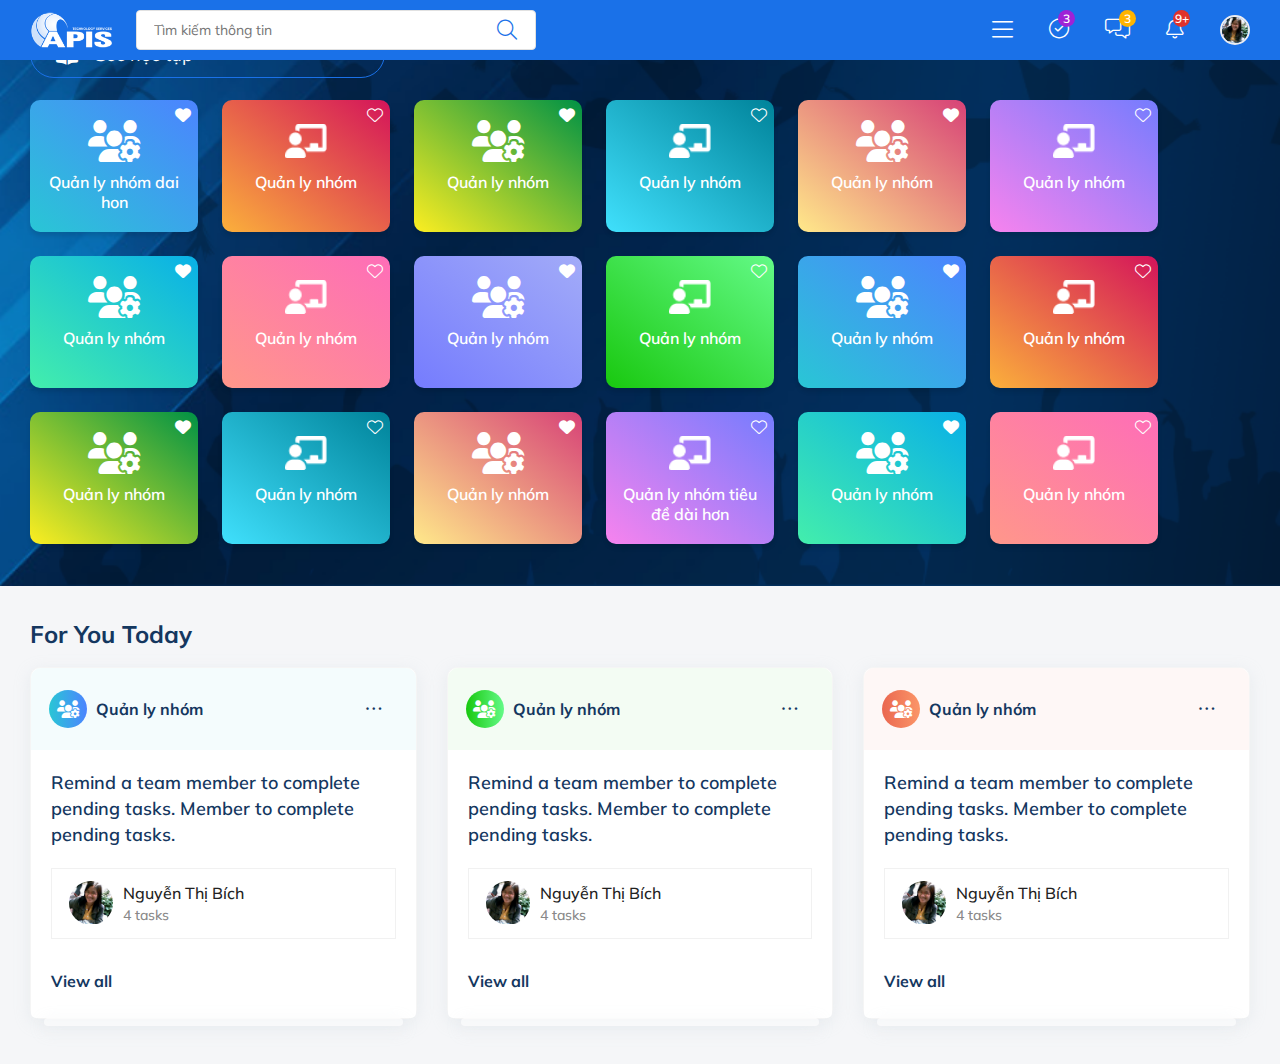
<file: modul-chitiet.html>
<!DOCTYPE html>
<html lang="en">

<head>
    <meta charset="UTF-8">
    <meta name="viewport" content="width=device-width, initial-scale=1.0">
    <title>Modul-chitiet</title>
    <link rel="stylesheet" href="assets/css/styles.css">

</head>

<body>
    <div class="header fixed-top">
        <div class="top-nav ">
            <div class="head-logo">
                <a href="index.html">
                    <img class="logo-icon" src="assets/images/logo/logo-icon.png">
                    <img class="logo-text" src="assets/images/logo/logo-text.png">
                </a>
            </div>
            <div class="head-search-form">
                <div class="head-search-toggle">
                    <i class="fal fa-search"></i>
                </div>
                <div class="head-search-box">
                    <div class="form">
                        <input type="text" class="search-imput" placeholder="Tìm kiếm thông tin">
                        <button class="search-btn">
                            <i class="fal fa-search"></i>
                        </button>
                    </div>
                </div>

            </div>
            <div class="main-menu">
                <ul class="list-unstyled">
                    <li class="item">
                        <a class="menu-link" href="index.html">
                            <i class="fal fa-home"></i>
                            <span>Trang chủ</span>
                        </a>
                    </li>
                    <li class="item">
                        <a class="menu-link" href="dashboard.html">
                            <span>Dashboard</span>
                        </a>
                    </li>
                    <li class="item active">
                        <a class="menu-link" href="modul.html">
                            <span>Modul</span>
                        </a>
                    </li>
                    <li class="item">
                        <a class="menu-link" href="chucnang-cuaban.html">
                            <span>Chức năng của bạn</span>
                        </a>
                    </li>
                    <li class="item">
                        <a class="menu-link" href="tintuc.html">
                            <span>Tin tức</span>
                        </a>
                    </li>
                </ul>
                <div class="menu-toggle">
                    <i class="fal fa-bars"></i>
                </div>
            </div>
            <div class="account-group">
                <div class="dropdown ">
                    <div class="item" data-bs-toggle="dropdown">
                        <i class="fal fa-circle-check"></i>
                        <span>3</span>
                    </div>
                    <ul class="dropdown-menu">
                        <li><a class="dropdown-item" href="#">Action</a></li>
                        <li><a class="dropdown-item" href="#">Another action</a></li>
                        <li><a class="dropdown-item" href="#">Something else here</a></li>
                    </ul>
                </div>
                <div class="dropdown">
                    <div class="item message" data-bs-toggle="dropdown">
                        <i class="fal fa-messages"></i>
                        <span>3</span>
                    </div>
                    <ul class="dropdown-menu">
                        <li><a class="dropdown-item" href="#">Action</a></li>
                        <li><a class="dropdown-item" href="#">Another action</a></li>
                        <li><a class="dropdown-item" href="#">Something else here</a></li>
                    </ul>
                </div>
                <div class="dropdown">
                    <div class="item noti" data-bs-toggle="dropdown">
                        <i class="fal fa-bell"></i>
                        <span>9+</span>
                    </div>
                    <ul class="dropdown-menu">
                        <li><a class="dropdown-item" href="#">Action</a></li>
                        <li><a class="dropdown-item" href="#">Another action</a></li>
                        <li><a class="dropdown-item" href="#">Something else here</a></li>
                    </ul>
                </div>
                <div class="dropdown">
                    <div class="item" data-bs-toggle="dropdown">
                        <img src="assets/images/avatar.jpg" class="avatar">
                    </div>
                    <ul class="dropdown-menu">
                        <li><a class="dropdown-item" href="#">Action</a></li>
                        <li><a class="dropdown-item" href="#">Another action</a></li>
                        <li><a class="dropdown-item" href="#">Something else here</a></li>
                    </ul>
                </div>
            </div>
        </div>
    </div>
    <div class="quick-action">
        <div class="dropdown modul-dropdown">
            <div class="menu-dropdown-select " data-bs-toggle="dropdown" aria-expanded="true">
                <i class="fas fa-book-reader modul-icon"></i>
                <span>Góc học tập</span>
                <i class="fas fa-caret-down dropdown-icon"></i>

            </div>
            <ul class="dropdown-menu ">
                <li>
                    <a class="dropdown-item modul-dropdown-item item-1" href="#">
                        <i class="fas fa-hospital-user"></i>
                        <span>Ký túc xá</span>
                    </a>
                </li>
                <li>
                    <a class="dropdown-item modul-dropdown-item item-2" href="#">
                        <i class="fas fa-hospital-user"></i>
                        <span>Ký túc xá</span>
                    </a>
                </li>
                <li>
                    <a class="dropdown-item modul-dropdown-item item-3" href="#">
                        <i class="fas fa-hospital-user"></i>
                        <span>Ký túc xá</span>
                    </a>
                </li>
                <li>
                    <a class="dropdown-item modul-dropdown-item item-4" href="#">
                        <i class="fas fa-hospital-user"></i>
                        <span>Ký túc xá</span>
                    </a>
                </li>
                <li>
                    <a class="dropdown-item modul-dropdown-item item-5" href="#">
                        <i class="fas fa-hospital-user"></i>
                        <span>Ký túc xá</span>
                    </a>
                </li>

            </ul>
        </div>
        <div class="action-group">
            <div class="item">
                <div class="pinned">
                    <i class="fa-solid fa-heart"></i>
                    <div class="alert">Bỏ yêu thích</div>
                </div>
                <a href="chucnang.html" class="action-box feature-box">
                    <div class="icon">
                        <i class="fas fa-users-gear"></i>
                    </div>
                    <div class="modul-name">
                        Quản ly nhóm dai hon
                    </div>
                </a>
            </div>
            <div class="item">
                <div class="pinned">
                    <i class="fa-light fa-heart"></i>
                    <div class="alert">Yêu thích</div>
                </div>
                <a href="chucnang.html" class="action-box feature-box">
                    <div class="icon">
                        <img src="assets/images/icons/feature/chalkboard-user 1.png">
                    </div>
                    <div class="modul-name">
                        Quản ly nhóm
                    </div>
                </a>
            </div>
            <div class="item">
                <div class="pinned">
                    <i class="fa-solid fa-heart"></i>
                    <div class="alert">Bỏ yêu thích</div>
                </div>
                <a href="chucnang.html" class="action-box feature-box">
                    <div class="icon">
                        <i class="fas fa-users-gear"></i>
                    </div>
                    <div class="modul-name">
                        Quản ly nhóm
                    </div>
                </a>
            </div>
            <div class="item">
                <div class="pinned">
                    <i class="fa-light fa-heart"></i>
                    <div class="alert">Yêu thích</div>
                </div>
                <a href="chucnang.html" class="action-box feature-box">
                    <div class="icon">
                        <img src="assets/images/icons/feature/chalkboard-user 1.png">
                    </div>
                    <div class="modul-name">
                        Quản ly nhóm
                    </div>
                </a>
            </div>
            <div class="item">
                <div class="pinned">
                    <i class="fa-solid fa-heart"></i>
                    <div class="alert">Bỏ yêu thích</div>
                </div>
                <a href="chucnang.html" class="action-box feature-box">
                    <div class="icon">
                        <i class="fas fa-users-gear"></i>
                    </div>
                    <div class="modul-name">
                        Quản ly nhóm
                    </div>
                </a>
            </div>
            <div class="item">
                <div class="pinned">
                    <i class="fa-light fa-heart"></i>
                    <div class="alert">Yêu thích</div>
                </div>
                <a href="chucnang.html" class="action-box feature-box">
                    <div class="icon">
                        <img src="assets/images/icons/feature/chalkboard-user 1.png">
                    </div>
                    <div class="modul-name">
                        Quản ly nhóm
                    </div>
                </a>
            </div>
            <div class="item">
                <div class="pinned">
                    <i class="fa-solid fa-heart"></i>
                    <div class="alert">Bỏ yêu thích</div>
                </div>
                <a href="chucnang.html" class="action-box feature-box">
                    <div class="icon">
                        <i class="fas fa-users-gear"></i>
                    </div>
                    <div class="modul-name">
                        Quản ly nhóm
                    </div>
                </a>
            </div>
            <div class="item">
                <div class="pinned">
                    <i class="fa-light fa-heart"></i>
                    <div class="alert">Yêu thích</div>
                </div>
                <a href="chucnang.html" class="action-box feature-box">
                    <div class="icon">
                        <img src="assets/images/icons/feature/chalkboard-user 1.png">
                    </div>
                    <div class="modul-name">
                        Quản ly nhóm
                    </div>
                </a>
            </div>
            <div class="item">
                <div class="pinned">
                    <i class="fa-solid fa-heart"></i>
                    <div class="alert">Bỏ yêu thích</div>
                </div>
                <a href="chucnang.html" class="action-box feature-box">
                    <div class="icon">
                        <i class="fas fa-users-gear"></i>
                    </div>
                    <div class="modul-name">
                        Quản ly nhóm
                    </div>
                </a>
            </div>
            <div class="item">
                <div class="pinned">
                    <i class="fa-light fa-heart"></i>
                    <div class="alert">Yêu thích</div>
                </div>
                <a href="chucnang.html" class="action-box feature-box">
                    <div class="icon">
                        <img src="assets/images/icons/feature/chalkboard-user 1.png">
                    </div>
                    <div class="modul-name">
                        Quản ly nhóm
                    </div>
                </a>
            </div>
            <div class="item">
                <div class="pinned">
                    <i class="fa-solid fa-heart"></i>
                    <div class="alert">Bỏ yêu thích</div>
                </div>
                <a href="chucnang.html" class="action-box feature-box">
                    <div class="icon">
                        <i class="fas fa-users-gear"></i>
                    </div>
                    <div class="modul-name">
                        Quản ly nhóm
                    </div>
                </a>
            </div>
            <div class="item">
                <div class="pinned">
                    <i class="fa-light fa-heart"></i>
                    <div class="alert">Yêu thích</div>
                </div>
                <a href="chucnang.html" class="action-box feature-box">
                    <div class="icon">
                        <img src="assets/images/icons/feature/chalkboard-user 1.png">
                    </div>
                    <div class="modul-name">
                        Quản ly nhóm
                    </div>
                </a>
            </div>
            <div class="item">
                <div class="pinned">
                    <i class="fa-solid fa-heart"></i>
                    <div class="alert">Bỏ yêu thích</div>
                </div>
                <a href="chucnang.html" class="action-box feature-box">
                    <div class="icon">
                        <i class="fas fa-users-gear"></i>
                    </div>
                    <div class="modul-name">
                        Quản ly nhóm
                    </div>
                </a>
            </div>
            <div class="item">
                <div class="pinned">
                    <i class="fa-light fa-heart"></i>
                    <div class="alert">Yêu thích</div>
                </div>
                <a href="chucnang.html" class="action-box feature-box">
                    <div class="icon">
                        <img src="assets/images/icons/feature/chalkboard-user 1.png">
                    </div>
                    <div class="modul-name">
                        Quản ly nhóm
                    </div>
                </a>
            </div>
            <div class="item">
                <div class="pinned">
                    <i class="fa-solid fa-heart"></i>
                    <div class="alert">Bỏ yêu thích</div>
                </div>
                <a href="chucnang.html" class="action-box feature-box">
                    <div class="icon">
                        <i class="fas fa-users-gear"></i>
                    </div>
                    <div class="modul-name">
                        Quản ly nhóm
                    </div>
                </a>
            </div>
            <div class="item">
                <div class="pinned">
                    <i class="fa-light fa-heart"></i>
                    <div class="alert">Yêu thích</div>
                </div>
                <a href="chucnang.html" class="action-box feature-box">
                    <div class="icon">
                        <img src="assets/images/icons/feature/chalkboard-user 1.png">
                    </div>
                    <div class="modul-name">
                        Quản ly nhóm tiêu đề dài hơn
                    </div>
                </a>
            </div>
            <div class="item">
                <div class="pinned">
                    <i class="fa-solid fa-heart"></i>
                    <div class="alert">Bỏ yêu thích</div>
                </div>
                <a href="chucnang.html" class="action-box feature-box">
                    <div class="icon">
                        <i class="fas fa-users-gear"></i>
                    </div>
                    <div class="modul-name">
                        Quản ly nhóm
                    </div>
                </a>
            </div>
            <div class="item">
                <div class="pinned">
                    <i class="fa-light fa-heart"></i>
                    <div class="alert">Yêu thích</div>
                </div>
                <a href="chucnang.html" class="action-box feature-box">
                    <div class="icon">
                        <img src="assets/images/icons/feature/chalkboard-user 1.png">
                    </div>
                    <div class="modul-name">
                        Quản ly nhóm
                    </div>
                </a>
            </div>
        </div>
    </div>
    <div class="for-u-today">
        <div class="title-main">
            For you today
        </div>
        <div class="today-group">
            <div class="item">
                <div class="card today-card today-card-1">
                    <div class="card-header">
                        <div class="title">
                            <div class="icon">
                                <i class="fas fa-users-gear"></i>
                            </div>
                            <div class="modul-name">
                                Quản ly nhóm
                            </div>
                        </div>
                        <div class="dropdown">
                            <div class="item" data-bs-toggle="dropdown">
                                <i class="fal fa-ellipsis"></i>
                            </div>
                            <ul class="dropdown-menu">
                                <li><a class="dropdown-item" href="#">Action</a></li>
                                <li><a class="dropdown-item" href="#">Another action</a></li>
                                <li><a class="dropdown-item" href="#">Something else here</a></li>
                            </ul>
                        </div>
                    </div>
                    <div class="card-body">
                        Remind a team member to complete pending tasks. Member to complete pending tasks.
                    </div>
                    <div class="card-footer">
                        <div class="user-info">
                            <div class="avatar">
                                <img src="assets/images/avatar.jpg">
                            </div>
                            <div>
                                <div class="name">Nguyễn Thị Bích</div>
                                <div class="task-count">4 tasks</div>
                            </div>
                        </div>
                        <a href="#" class="view-all">View all</a>
                    </div>

                </div>
            </div>
            <div class="item">
                <div class="card today-card today-card-2">
                    <div class="card-header">
                        <div class="title">
                            <div class="icon">
                                <i class="fas fa-users-gear"></i>
                            </div>
                            <div class="modul-name">
                                Quản ly nhóm
                            </div>
                        </div>
                        <div class="dropdown">
                            <div class="item" data-bs-toggle="dropdown">
                                <i class="fal fa-ellipsis"></i>
                            </div>
                            <ul class="dropdown-menu">
                                <li><a class="dropdown-item" href="#">Action</a></li>
                                <li><a class="dropdown-item" href="#">Another action</a></li>
                                <li><a class="dropdown-item" href="#">Something else here</a></li>
                            </ul>
                        </div>
                    </div>
                    <div class="card-body">
                        Remind a team member to complete pending tasks. Member to complete pending tasks.
                    </div>
                    <div class="card-footer">
                        <div class="user-info">
                            <div class="avatar">
                                <img src="assets/images/avatar.jpg">
                            </div>
                            <div>
                                <div class="name">Nguyễn Thị Bích</div>
                                <div class="task-count">4 tasks</div>
                            </div>
                        </div>
                        <a href="#" class="view-all">View all</a>
                    </div>

                </div>
            </div>
            <div class="item">
                <div class="card today-card today-card-3">
                    <div class="card-header">
                        <div class="title">
                            <div class="icon">
                                <i class="fas fa-users-gear"></i>
                            </div>
                            <div class="modul-name">
                                Quản ly nhóm
                            </div>
                        </div>
                        <div class="dropdown">
                            <div class="item" data-bs-toggle="dropdown">
                                <i class="fal fa-ellipsis"></i>
                            </div>
                            <ul class="dropdown-menu">
                                <li><a class="dropdown-item" href="#">Action</a></li>
                                <li><a class="dropdown-item" href="#">Another action</a></li>
                                <li><a class="dropdown-item" href="#">Something else here</a></li>
                            </ul>
                        </div>
                    </div>
                    <div class="card-body">
                        Remind a team member to complete pending tasks. Member to complete pending tasks.
                    </div>
                    <div class="card-footer">
                        <div class="user-info">
                            <div class="avatar">
                                <img src="assets/images/avatar.jpg">
                            </div>
                            <div>
                                <div class="name">Nguyễn Thị Bích</div>
                                <div class="task-count">4 tasks</div>
                            </div>
                        </div>
                        <a href="#" class="view-all">View all</a>
                    </div>

                </div>
            </div>
        </div>

    </div>

    <!-- JS -->
    <script src="assets/bootstrap-5.3.2/js/bootstrap.bundle.js"></script>
    <script src="assets/swiper-slide/swiper-bundle.min.js"></script>
    <script src="assets/js/jquery-3.7.1.min.js"></script>
    <script src="assets/js/customs.js"></script>
</body>

</html>
</file>
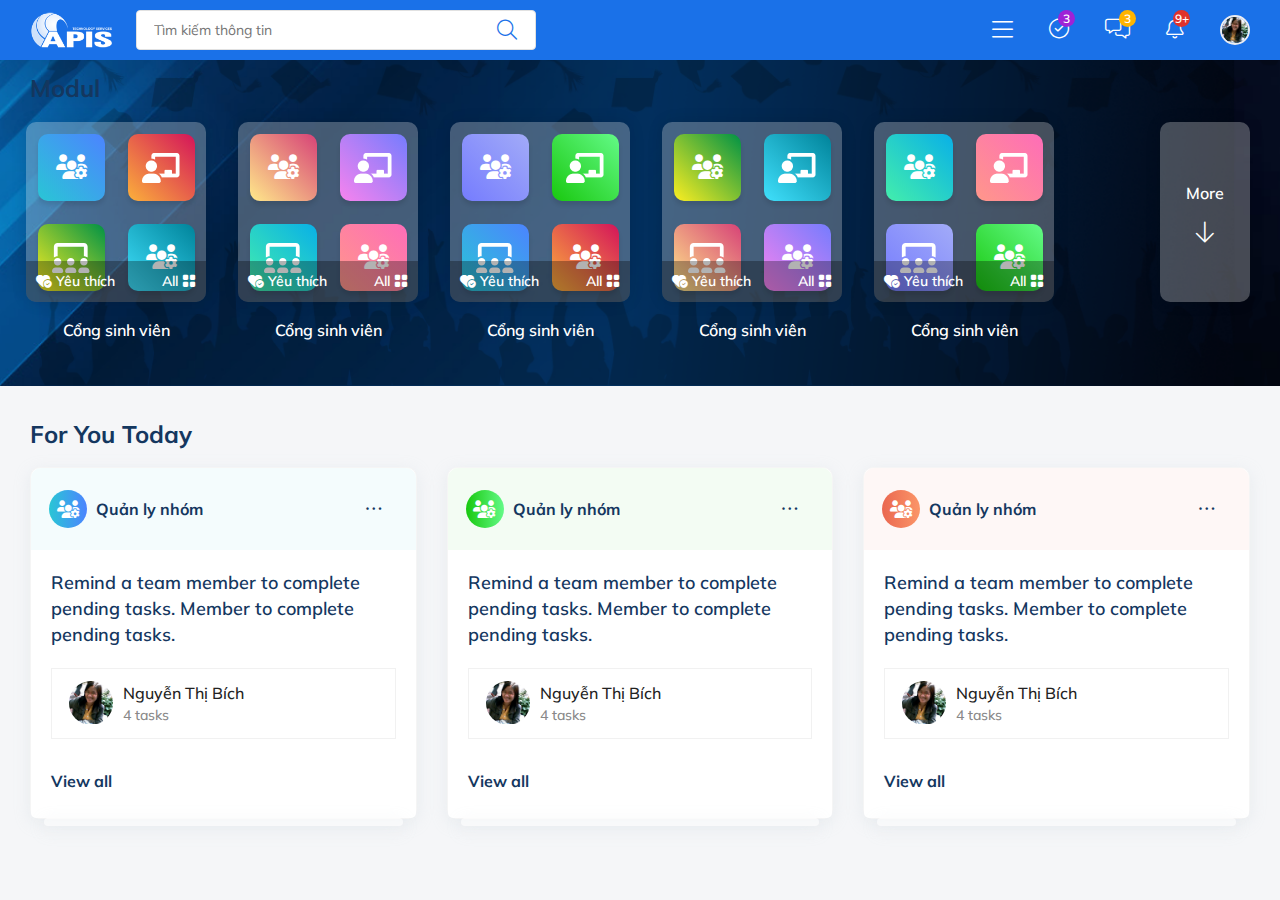
<file: modul-popup.html>
<!DOCTYPE html>
<html lang="en">

<head>
    <meta charset="UTF-8">
    <meta name="viewport" content="width=device-width, initial-scale=1.0">
    <title>Modul</title>
    <link rel="stylesheet" href="assets/css/styles.css">

</head>

<body>
    <div class="header fixed-top">
        <div class="top-nav ">
            <div class="head-logo">
                <a href="index.html">
                    <img class="logo-icon" src="assets/images/logo/logo-icon.png">
                    <img class="logo-text" src="assets/images/logo/logo-text.png">
                </a>
            </div>
            <div class="head-search-form">
                <div class="head-search-toggle">
                    <i class="fal fa-search"></i>
                </div>
                <div class="head-search-box">
                    <div class="form">
                        <input type="text" class="search-imput" placeholder="Tìm kiếm thông tin">
                        <button class="search-btn">
                            <i class="fal fa-search"></i>
                        </button>
                    </div>
                </div>

            </div>
            <div class="main-menu">
                <ul class="list-unstyled">
                    <li class="item ">
                        <a class="menu-link" href="index.html">
                            <i class="fal fa-home"></i>
                            <span>Trang chủ</span>
                        </a>
                    </li>
                    <li class="item ">
                        <a class="menu-link" href="dashboard.html">
                            <span>Dashboard</span>
                        </a>
                    </li>
                    <li class="item active">
                        <a class="menu-link" href="modul.html">
                            <span>Modul</span>
                        </a>
                    </li>
                    <li class="item">
                        <a class="menu-link" href="chucnang-cuaban.html">
                            <span>Chức năng của bạn</span>
                        </a>
                    </li>
                    <li class="item">
                        <a class="menu-link" href="tintuc.html">
                            <span>Tin tức</span>
                        </a>
                    </li>
                </ul>
                <div class="menu-toggle">
                    <i class="fal fa-bars"></i>
                </div>
            </div>
            <div class="account-group">
                <div class="dropdown ">
                    <div class="item" data-bs-toggle="dropdown">
                        <i class="fal fa-circle-check"></i>
                        <span>3</span>
                    </div>
                    <ul class="dropdown-menu">
                        <li><a class="dropdown-item" href="#">Action</a></li>
                        <li><a class="dropdown-item" href="#">Another action</a></li>
                        <li><a class="dropdown-item" href="#">Something else here</a></li>
                    </ul>
                </div>
                <div class="dropdown">
                    <div class="item message" data-bs-toggle="dropdown">
                        <i class="fal fa-messages"></i>
                        <span>3</span>
                    </div>
                    <ul class="dropdown-menu">
                        <li><a class="dropdown-item" href="#">Action</a></li>
                        <li><a class="dropdown-item" href="#">Another action</a></li>
                        <li><a class="dropdown-item" href="#">Something else here</a></li>
                    </ul>
                </div>
                <div class="dropdown">
                    <div class="item noti" data-bs-toggle="dropdown">
                        <i class="fal fa-bell"></i>
                        <span>9+</span>
                    </div>
                    <ul class="dropdown-menu">
                        <li><a class="dropdown-item" href="#">Action</a></li>
                        <li><a class="dropdown-item" href="#">Another action</a></li>
                        <li><a class="dropdown-item" href="#">Something else here</a></li>
                    </ul>
                </div>
                <div class="dropdown">
                    <div class="item" data-bs-toggle="dropdown">
                        <img src="assets/images/avatar.jpg" class="avatar">
                    </div>
                    <ul class="dropdown-menu">
                        <li><a class="dropdown-item" href="#">Action</a></li>
                        <li><a class="dropdown-item" href="#">Another action</a></li>
                        <li><a class="dropdown-item" href="#">Something else here</a></li>
                    </ul>
                </div>
            </div>
        </div>
    </div>
    <div class="quick-action">
        <div class="welcome">Chào mừng bạn</div>
        <div class="quick-acction-title">Modul</div>
        <div class="modul-v2">
            <div class="modul-wrap">
                <div class="modul-list">
                    <div class="modul-item">
                        <div class="item-box">
                            <div class="feature-list">
                                <div class="feature-item">
                                    <a href="chucnang.html" class=" feature-box" title="Chức n" data-bg="3">
                                        <div class="icon">
                                            <i class="fas fa-users-gear"></i>
                                        </div>
                                    </a>
                                </div>
                                <div class="feature-item">
                                    <a href="chucnang.html" class=" feature-box" title="Chức n" data-bg="3">
                                        <div class="icon">
                                            <img src="assets/images/icons/feature/chalkboard-user 1.png">
                                        </div>
                                    </a>
                                </div>
                                <div class="feature-item">
                                    <a href="chucnang.html" class=" feature-box" title="Chức n" data-bg="3">
                                        <div class="icon">
                                            <img src="assets/images/icons/feature/Vector.svg">

                                        </div>
                                    </a>
                                </div>
                                <div class="feature-item">
                                    <a href="chucnang.html" class=" feature-box" title="Chức n" data-bg="3">
                                        <div class="icon">
                                            <i class="fas fa-users-gear"></i>
                                        </div>
                                    </a>
                                </div>
                            </div>
                            <div class="forreign-links">
                                <a href="#favorite" data-bs-toggle="modal" class="favorite-link">
                                    <i class="fa-solid fa-heart-circle-check"></i>
                                    <span>Yêu thích</span>
                                </a>
                                <a href="#modul_category" data-bs-toggle="modal" class="feature-all-link">
                                    <span>All</span>
                                    <i class="fa-solid fa-grid-2"></i>

                                </a>
                            </div>


                        </div>
                        <div class="modul-name">Cổng sinh viên</div>

                    </div>
                    <div class="modul-item">
                        <div class="item-box">
                            <div class="feature-list">
                                <div class="feature-item">
                                    <a href="chucnang.html" class=" feature-box" title="Chức n" data-bg="3">
                                        <div class="icon">
                                            <i class="fas fa-users-gear"></i>
                                        </div>
                                    </a>
                                </div>
                                <div class="feature-item">
                                    <a href="chucnang.html" class=" feature-box" title="Chức n" data-bg="3">
                                        <div class="icon">
                                            <img src="assets/images/icons/feature/chalkboard-user 1.png">
                                        </div>
                                    </a>
                                </div>
                                <div class="feature-item">
                                    <a href="chucnang.html" class=" feature-box" title="Chức n" data-bg="3">
                                        <div class="icon">
                                            <img src="assets/images/icons/feature/Vector.svg">

                                        </div>
                                    </a>
                                </div>
                                <div class="feature-item">
                                    <a href="chucnang.html" class=" feature-box" title="Chức n" data-bg="3">
                                        <div class="icon">
                                            <i class="fas fa-users-gear"></i>
                                        </div>
                                    </a>
                                </div>
                            </div>
                            <div class="forreign-links">
                                <a href="#favorite" data-bs-toggle="modal" class="favorite-link">
                                    <i class="fa-solid fa-heart-circle-check"></i>
                                    <span>Yêu thích</span>
                                </a>
                                <a href="#modul_category" data-bs-toggle="modal" class="feature-all-link">
                                    <span>All</span>
                                    <i class="fa-solid fa-grid-2"></i>

                                </a>
                            </div>


                        </div>
                        <div class="modul-name">Cổng sinh viên</div>

                    </div>
                    <div class="modul-item">
                        <div class="item-box">
                            <div class="feature-list">
                                <div class="feature-item">
                                    <a href="chucnang.html" class=" feature-box" title="Chức n" data-bg="3">
                                        <div class="icon">
                                            <i class="fas fa-users-gear"></i>
                                        </div>
                                    </a>
                                </div>
                                <div class="feature-item">
                                    <a href="chucnang.html" class=" feature-box" title="Chức n" data-bg="3">
                                        <div class="icon">
                                            <img src="assets/images/icons/feature/chalkboard-user 1.png">
                                        </div>
                                    </a>
                                </div>
                                <div class="feature-item">
                                    <a href="chucnang.html" class=" feature-box" title="Chức n" data-bg="3">
                                        <div class="icon">
                                            <img src="assets/images/icons/feature/Vector.svg">

                                        </div>
                                    </a>
                                </div>
                                <div class="feature-item">
                                    <a href="chucnang.html" class=" feature-box" title="Chức n" data-bg="3">
                                        <div class="icon">
                                            <i class="fas fa-users-gear"></i>
                                        </div>
                                    </a>
                                </div>
                            </div>
                            <div class="forreign-links">
                                <a href="#favorite" data-bs-toggle="modal" class="favorite-link">
                                    <i class="fa-solid fa-heart-circle-check"></i>
                                    <span>Yêu thích</span>
                                </a>
                                <a href="#modul_category" data-bs-toggle="modal" class="feature-all-link">
                                    <span>All</span>
                                    <i class="fa-solid fa-grid-2"></i>

                                </a>
                            </div>


                        </div>
                        <div class="modul-name">Cổng sinh viên</div>

                    </div>
                    <div class="modul-item">
                        <div class="item-box">
                            <div class="feature-list">
                                <div class="feature-item">
                                    <a href="chucnang.html" class=" feature-box" title="Chức n" data-bg="3">
                                        <div class="icon">
                                            <i class="fas fa-users-gear"></i>
                                        </div>
                                    </a>
                                </div>
                                <div class="feature-item">
                                    <a href="chucnang.html" class=" feature-box" title="Chức n" data-bg="3">
                                        <div class="icon">
                                            <img src="assets/images/icons/feature/chalkboard-user 1.png">
                                        </div>
                                    </a>
                                </div>
                                <div class="feature-item">
                                    <a href="chucnang.html" class=" feature-box" title="Chức n" data-bg="3">
                                        <div class="icon">
                                            <img src="assets/images/icons/feature/Vector.svg">

                                        </div>
                                    </a>
                                </div>
                                <div class="feature-item">
                                    <a href="chucnang.html" class=" feature-box" title="Chức n" data-bg="3">
                                        <div class="icon">
                                            <i class="fas fa-users-gear"></i>
                                        </div>
                                    </a>
                                </div>
                            </div>
                            <div class="forreign-links">
                                <a href="#favorite" data-bs-toggle="modal" class="favorite-link">
                                    <i class="fa-solid fa-heart-circle-check"></i>
                                    <span>Yêu thích</span>
                                </a>
                                <a href="#modul_category" data-bs-toggle="modal" class="feature-all-link">
                                    <span>All</span>
                                    <i class="fa-solid fa-grid-2"></i>

                                </a>
                            </div>


                        </div>
                        <div class="modul-name">Cổng sinh viên</div>

                    </div>
                    <div class="modul-item">
                        <div class="item-box">
                            <div class="feature-list">
                                <div class="feature-item">
                                    <a href="chucnang.html" class=" feature-box" title="Chức n" data-bg="3">
                                        <div class="icon">
                                            <i class="fas fa-users-gear"></i>
                                        </div>
                                    </a>
                                </div>
                                <div class="feature-item">
                                    <a href="chucnang.html" class=" feature-box" title="Chức n" data-bg="3">
                                        <div class="icon">
                                            <img src="assets/images/icons/feature/chalkboard-user 1.png">
                                        </div>
                                    </a>
                                </div>
                                <div class="feature-item">
                                    <a href="chucnang.html" class=" feature-box" title="Chức n" data-bg="3">
                                        <div class="icon">
                                            <img src="assets/images/icons/feature/Vector.svg">

                                        </div>
                                    </a>
                                </div>
                                <div class="feature-item">
                                    <a href="chucnang.html" class=" feature-box" title="Chức n" data-bg="3">
                                        <div class="icon">
                                            <i class="fas fa-users-gear"></i>
                                        </div>
                                    </a>
                                </div>
                            </div>
                            <div class="forreign-links">
                                <a href="#favorite" data-bs-toggle="modal" class="favorite-link">
                                    <i class="fa-solid fa-heart-circle-check"></i>
                                    <span>Yêu thích</span>
                                </a>
                                <a href="#modul_category" data-bs-toggle="modal" class="feature-all-link">
                                    <span>All</span>
                                    <i class="fa-solid fa-grid-2"></i>

                                </a>
                            </div>


                        </div>
                        <div class="modul-name">Cổng sinh viên</div>

                    </div>
                    <div class="modul-item">
                        <div class="item-box">
                            <div class="feature-list">
                                <div class="feature-item">
                                    <a href="chucnang.html" class=" feature-box" title="Chức n" data-bg="3">
                                        <div class="icon">
                                            <i class="fas fa-users-gear"></i>
                                        </div>
                                    </a>
                                </div>
                                <div class="feature-item">
                                    <a href="chucnang.html" class=" feature-box" title="Chức n" data-bg="3">
                                        <div class="icon">
                                            <img src="assets/images/icons/feature/chalkboard-user 1.png">
                                        </div>
                                    </a>
                                </div>
                                <div class="feature-item">
                                    <a href="chucnang.html" class=" feature-box" title="Chức n" data-bg="3">
                                        <div class="icon">
                                            <img src="assets/images/icons/feature/Vector.svg">

                                        </div>
                                    </a>
                                </div>
                                <div class="feature-item">
                                    <a href="chucnang.html" class=" feature-box" title="Chức n" data-bg="3">
                                        <div class="icon">
                                            <i class="fas fa-users-gear"></i>
                                        </div>
                                    </a>
                                </div>
                            </div>
                            <div class="forreign-links">
                                <a href="#favorite" data-bs-toggle="modal" class="favorite-link">
                                    <i class="fa-solid fa-heart-circle-check"></i>
                                    <span>Yêu thích</span>
                                </a>
                                <a href="#modul_category" data-bs-toggle="modal" class="feature-all-link">
                                    <span>All</span>
                                    <i class="fa-solid fa-grid-2"></i>

                                </a>
                            </div>


                        </div>
                        <div class="modul-name">Cổng sinh viên</div>

                    </div>
                    <div class="modul-item">
                        <div class="item-box">
                            <div class="feature-list">
                                <div class="feature-item">
                                    <a href="chucnang.html" class=" feature-box" title="Chức n" data-bg="3">
                                        <div class="icon">
                                            <i class="fas fa-users-gear"></i>
                                        </div>
                                    </a>
                                </div>
                                <div class="feature-item">
                                    <a href="chucnang.html" class=" feature-box" title="Chức n" data-bg="3">
                                        <div class="icon">
                                            <img src="assets/images/icons/feature/chalkboard-user 1.png">
                                        </div>
                                    </a>
                                </div>
                                <div class="feature-item">
                                    <a href="chucnang.html" class=" feature-box" title="Chức n" data-bg="3">
                                        <div class="icon">
                                            <img src="assets/images/icons/feature/Vector.svg">

                                        </div>
                                    </a>
                                </div>
                                <div class="feature-item">
                                    <a href="chucnang.html" class=" feature-box" title="Chức n" data-bg="3">
                                        <div class="icon">
                                            <i class="fas fa-users-gear"></i>
                                        </div>
                                    </a>
                                </div>
                            </div>
                            <div class="forreign-links">
                                <a href="#favorite" data-bs-toggle="modal" class="favorite-link">
                                    <i class="fa-solid fa-heart-circle-check"></i>
                                    <span>Yêu thích</span>
                                </a>
                                <a href="#modul_category" data-bs-toggle="modal" class="feature-all-link">
                                    <span>All</span>
                                    <i class="fa-solid fa-grid-2"></i>

                                </a>
                            </div>


                        </div>
                        <div class="modul-name">Cổng sinh viên</div>

                    </div>
                    <div class="modul-item">
                        <div class="item-box">
                            <div class="feature-list">
                                <div class="feature-item">
                                    <a href="chucnang.html" class=" feature-box" title="Chức n" data-bg="3">
                                        <div class="icon">
                                            <i class="fas fa-users-gear"></i>
                                        </div>
                                    </a>
                                </div>
                                <div class="feature-item">
                                    <a href="chucnang.html" class=" feature-box" title="Chức n" data-bg="3">
                                        <div class="icon">
                                            <img src="assets/images/icons/feature/chalkboard-user 1.png">
                                        </div>
                                    </a>
                                </div>
                                <div class="feature-item">
                                    <a href="chucnang.html" class=" feature-box" title="Chức n" data-bg="3">
                                        <div class="icon">
                                            <img src="assets/images/icons/feature/Vector.svg">

                                        </div>
                                    </a>
                                </div>
                                <div class="feature-item">
                                    <a href="chucnang.html" class=" feature-box" title="Chức n" data-bg="3">
                                        <div class="icon">
                                            <i class="fas fa-users-gear"></i>
                                        </div>
                                    </a>
                                </div>
                            </div>
                            <div class="forreign-links">
                                <a href="#favorite" data-bs-toggle="modal" class="favorite-link">
                                    <i class="fa-solid fa-heart-circle-check"></i>
                                    <span>Yêu thích</span>
                                </a>
                                <a href="#modul_category" data-bs-toggle="modal" class="feature-all-link">
                                    <span>All</span>
                                    <i class="fa-solid fa-grid-2"></i>

                                </a>
                            </div>


                        </div>
                        <div class="modul-name">Cổng sinh viên</div>

                    </div>
                    <div class="modul-item">
                        <div class="item-box">
                            <div class="feature-list">
                                <div class="feature-item">
                                    <a href="chucnang.html" class=" feature-box" title="Chức n" data-bg="3">
                                        <div class="icon">
                                            <i class="fas fa-users-gear"></i>
                                        </div>
                                    </a>
                                </div>
                                <div class="feature-item">
                                    <a href="chucnang.html" class=" feature-box" title="Chức n" data-bg="3">
                                        <div class="icon">
                                            <img src="assets/images/icons/feature/chalkboard-user 1.png">
                                        </div>
                                    </a>
                                </div>
                                <div class="feature-item">
                                    <a href="chucnang.html" class=" feature-box" title="Chức n" data-bg="3">
                                        <div class="icon">
                                            <img src="assets/images/icons/feature/Vector.svg">

                                        </div>
                                    </a>
                                </div>
                                <div class="feature-item">
                                    <a href="chucnang.html" class=" feature-box" title="Chức n" data-bg="3">
                                        <div class="icon">
                                            <i class="fas fa-users-gear"></i>
                                        </div>
                                    </a>
                                </div>
                            </div>
                            <div class="forreign-links">
                                <a href="#favorite" data-bs-toggle="modal" class="favorite-link">
                                    <i class="fa-solid fa-heart-circle-check"></i>
                                    <span>Yêu thích</span>
                                </a>
                                <a href="#modul_category" data-bs-toggle="modal" class="feature-all-link">
                                    <span>All</span>
                                    <i class="fa-solid fa-grid-2"></i>

                                </a>
                            </div>


                        </div>
                        <div class="modul-name">Cổng sinh viên</div>

                    </div>
                    <div class="modul-item">
                        <div class="item-box">
                            <div class="feature-list">
                                <div class="feature-item">
                                    <a href="chucnang.html" class=" feature-box" title="Chức n" data-bg="3">
                                        <div class="icon">
                                            <i class="fas fa-users-gear"></i>
                                        </div>
                                    </a>
                                </div>
                                <div class="feature-item">
                                    <a href="chucnang.html" class=" feature-box" title="Chức n" data-bg="3">
                                        <div class="icon">
                                            <img src="assets/images/icons/feature/chalkboard-user 1.png">
                                        </div>
                                    </a>
                                </div>
                                <div class="feature-item">
                                    <a href="chucnang.html" class=" feature-box" title="Chức n" data-bg="3">
                                        <div class="icon">
                                            <img src="assets/images/icons/feature/Vector.svg">

                                        </div>
                                    </a>
                                </div>
                                <div class="feature-item">
                                    <a href="chucnang.html" class=" feature-box" title="Chức n" data-bg="3">
                                        <div class="icon">
                                            <i class="fas fa-users-gear"></i>
                                        </div>
                                    </a>
                                </div>
                            </div>
                            <div class="forreign-links">
                                <a href="#favorite" data-bs-toggle="modal" class="favorite-link">
                                    <i class="fa-solid fa-heart-circle-check"></i>
                                    <span>Yêu thích</span>
                                </a>
                                <a href="#modul_category" data-bs-toggle="modal" class="feature-all-link">
                                    <span>All</span>
                                    <i class="fa-solid fa-grid-2"></i>

                                </a>
                            </div>


                        </div>
                        <div class="modul-name">Cổng sinh viên</div>

                    </div>
                    <div class="modul-item">
                        <div class="item-box">
                            <div class="feature-list">
                                <div class="feature-item">
                                    <a href="chucnang.html" class=" feature-box" title="Chức n" data-bg="3">
                                        <div class="icon">
                                            <i class="fas fa-users-gear"></i>
                                        </div>
                                    </a>
                                </div>
                                <div class="feature-item">
                                    <a href="chucnang.html" class=" feature-box" title="Chức n" data-bg="3">
                                        <div class="icon">
                                            <img src="assets/images/icons/feature/chalkboard-user 1.png">
                                        </div>
                                    </a>
                                </div>
                                <div class="feature-item">
                                    <a href="chucnang.html" class=" feature-box" title="Chức n" data-bg="3">
                                        <div class="icon">
                                            <img src="assets/images/icons/feature/Vector.svg">

                                        </div>
                                    </a>
                                </div>
                                <div class="feature-item">
                                    <a href="chucnang.html" class=" feature-box" title="Chức n" data-bg="3">
                                        <div class="icon">
                                            <i class="fas fa-users-gear"></i>
                                        </div>
                                    </a>
                                </div>
                            </div>
                            <div class="forreign-links">
                                <a href="#favorite" data-bs-toggle="modal" class="favorite-link">
                                    <i class="fa-solid fa-heart-circle-check"></i>
                                    <span>Yêu thích</span>
                                </a>
                                <a href="#modul_category" data-bs-toggle="modal" class="feature-all-link">
                                    <span>All</span>
                                    <i class="fa-solid fa-grid-2"></i>

                                </a>
                            </div>


                        </div>
                        <div class="modul-name">Cổng sinh viên</div>

                    </div>
                    <div class="modul-item">
                        <div class="item-box">
                            <div class="feature-list">
                                <div class="feature-item">
                                    <a href="chucnang.html" class=" feature-box" title="Chức n" data-bg="3">
                                        <div class="icon">
                                            <i class="fas fa-users-gear"></i>
                                        </div>
                                    </a>
                                </div>
                                <div class="feature-item">
                                    <a href="chucnang.html" class=" feature-box" title="Chức n" data-bg="3">
                                        <div class="icon">
                                            <img src="assets/images/icons/feature/chalkboard-user 1.png">
                                        </div>
                                    </a>
                                </div>
                                <div class="feature-item">
                                    <a href="chucnang.html" class=" feature-box" title="Chức n" data-bg="3">
                                        <div class="icon">
                                            <img src="assets/images/icons/feature/Vector.svg">

                                        </div>
                                    </a>
                                </div>
                                <div class="feature-item">
                                    <a href="chucnang.html" class=" feature-box" title="Chức n" data-bg="3">
                                        <div class="icon">
                                            <i class="fas fa-users-gear"></i>
                                        </div>
                                    </a>
                                </div>
                            </div>
                            <div class="forreign-links">
                                <a href="#favorite" data-bs-toggle="modal" class="favorite-link">
                                    <i class="fa-solid fa-heart-circle-check"></i>
                                    <span>Yêu thích</span>
                                </a>
                                <a href="#modul_category" data-bs-toggle="modal" class="feature-all-link">
                                    <span>All</span>
                                    <i class="fa-solid fa-grid-2"></i>

                                </a>
                            </div>


                        </div>
                        <div class="modul-name">Cổng sinh viên</div>

                    </div>
                    <div class="modul-item">
                        <div class="item-box">
                            <div class="feature-list">
                                <div class="feature-item">
                                    <a href="chucnang.html" class=" feature-box" title="Chức n" data-bg="3">
                                        <div class="icon">
                                            <i class="fas fa-users-gear"></i>
                                        </div>
                                    </a>
                                </div>
                                <div class="feature-item">
                                    <a href="chucnang.html" class=" feature-box" title="Chức n" data-bg="3">
                                        <div class="icon">
                                            <img src="assets/images/icons/feature/chalkboard-user 1.png">
                                        </div>
                                    </a>
                                </div>
                                <div class="feature-item">
                                    <a href="chucnang.html" class=" feature-box" title="Chức n" data-bg="3">
                                        <div class="icon">
                                            <img src="assets/images/icons/feature/Vector.svg">

                                        </div>
                                    </a>
                                </div>
                                <div class="feature-item">
                                    <a href="chucnang.html" class=" feature-box" title="Chức n" data-bg="3">
                                        <div class="icon">
                                            <i class="fas fa-users-gear"></i>
                                        </div>
                                    </a>
                                </div>
                            </div>
                            <div class="forreign-links">
                                <a href="#favorite" data-bs-toggle="modal" class="favorite-link">
                                    <i class="fa-solid fa-heart-circle-check"></i>
                                    <span>Yêu thích</span>
                                </a>
                                <a href="#modul_category" data-bs-toggle="modal" class="feature-all-link">
                                    <span>All</span>
                                    <i class="fa-solid fa-grid-2"></i>

                                </a>
                            </div>


                        </div>
                        <div class="modul-name">Cổng sinh viên</div>

                    </div>
                    <div class="modul-item">
                        <div class="item-box">
                            <div class="feature-list">
                                <div class="feature-item">
                                    <a href="chucnang.html" class=" feature-box" title="Chức n" data-bg="3">
                                        <div class="icon">
                                            <i class="fas fa-users-gear"></i>
                                        </div>
                                    </a>
                                </div>
                                <div class="feature-item">
                                    <a href="chucnang.html" class=" feature-box" title="Chức n" data-bg="3">
                                        <div class="icon">
                                            <img src="assets/images/icons/feature/chalkboard-user 1.png">
                                        </div>
                                    </a>
                                </div>
                                <div class="feature-item">
                                    <a href="chucnang.html" class=" feature-box" title="Chức n" data-bg="3">
                                        <div class="icon">
                                            <img src="assets/images/icons/feature/Vector.svg">

                                        </div>
                                    </a>
                                </div>
                                <div class="feature-item">
                                    <a href="chucnang.html" class=" feature-box" title="Chức n" data-bg="3">
                                        <div class="icon">
                                            <i class="fas fa-users-gear"></i>
                                        </div>
                                    </a>
                                </div>
                            </div>
                            <div class="forreign-links">
                                <a href="#favorite" data-bs-toggle="modal" class="favorite-link">
                                    <i class="fa-solid fa-heart-circle-check"></i>
                                    <span>Yêu thích</span>
                                </a>
                                <a href="#modul_category" data-bs-toggle="modal" class="feature-all-link">
                                    <span>All</span>
                                    <i class="fa-solid fa-grid-2"></i>

                                </a>
                            </div>


                        </div>
                        <div class="modul-name">Cổng sinh viên</div>

                    </div>
                    <div class="modul-item">
                        <div class="item-box">
                            <div class="feature-list">
                                <div class="feature-item">
                                    <a href="chucnang.html" class=" feature-box" title="Chức n" data-bg="3">
                                        <div class="icon">
                                            <i class="fas fa-users-gear"></i>
                                        </div>
                                    </a>
                                </div>
                                <div class="feature-item">
                                    <a href="chucnang.html" class=" feature-box" title="Chức n" data-bg="3">
                                        <div class="icon">
                                            <img src="assets/images/icons/feature/chalkboard-user 1.png">
                                        </div>
                                    </a>
                                </div>
                                <div class="feature-item">
                                    <a href="chucnang.html" class=" feature-box" title="Chức n" data-bg="3">
                                        <div class="icon">
                                            <img src="assets/images/icons/feature/Vector.svg">

                                        </div>
                                    </a>
                                </div>
                                <div class="feature-item">
                                    <a href="chucnang.html" class=" feature-box" title="Chức n" data-bg="3">
                                        <div class="icon">
                                            <i class="fas fa-users-gear"></i>
                                        </div>
                                    </a>
                                </div>
                            </div>
                            <div class="forreign-links">
                                <a href="#favorite" data-bs-toggle="modal" class="favorite-link">
                                    <i class="fa-solid fa-heart-circle-check"></i>
                                    <span>Yêu thích</span>
                                </a>
                                <a href="#modul_category" data-bs-toggle="modal" class="feature-all-link">
                                    <span>All</span>
                                    <i class="fa-solid fa-grid-2"></i>

                                </a>
                            </div>


                        </div>
                        <div class="modul-name">Cổng sinh viên</div>

                    </div>
                    <div class="modul-item">
                        <div class="item-box">
                            <div class="feature-list">
                                <div class="feature-item">
                                    <a href="chucnang.html" class=" feature-box" title="Chức n" data-bg="3">
                                        <div class="icon">
                                            <i class="fas fa-users-gear"></i>
                                        </div>
                                    </a>
                                </div>
                                <div class="feature-item">
                                    <a href="chucnang.html" class=" feature-box" title="Chức n" data-bg="3">
                                        <div class="icon">
                                            <img src="assets/images/icons/feature/chalkboard-user 1.png">
                                        </div>
                                    </a>
                                </div>
                                <div class="feature-item">
                                    <a href="chucnang.html" class=" feature-box" title="Chức n" data-bg="3">
                                        <div class="icon">
                                            <img src="assets/images/icons/feature/Vector.svg">

                                        </div>
                                    </a>
                                </div>
                                <div class="feature-item">
                                    <a href="chucnang.html" class=" feature-box" title="Chức n" data-bg="3">
                                        <div class="icon">
                                            <i class="fas fa-users-gear"></i>
                                        </div>
                                    </a>
                                </div>
                            </div>
                            <div class="forreign-links">
                                <a href="#favorite" data-bs-toggle="modal" class="favorite-link">
                                    <i class="fa-solid fa-heart-circle-check"></i>
                                    <span>Yêu thích</span>
                                </a>
                                <a href="#modul_category" data-bs-toggle="modal" class="feature-all-link">
                                    <span>All</span>
                                    <i class="fa-solid fa-grid-2"></i>

                                </a>
                            </div>


                        </div>
                        <div class="modul-name">Cổng sinh viên</div>

                    </div>


                </div>
                <div class="modul-view-more">
                    <div class="modul-view-more-box">
                        <span>More</span>
                        <i class="fa-light fa-arrow-down"></i>
                    </div>
                </div>
            </div>

        </div>
    </div>
    <div class="for-u-today">
        <div class="title-main">
            For you today
        </div>
        <div class="today-group">
            <div class="item">
                <div class="card today-card today-card-1">
                    <div class="card-header">
                        <div class="title">
                            <div class="icon">
                                <i class="fas fa-users-gear"></i>
                            </div>
                            <div class="modul-name">
                                Quản ly nhóm
                            </div>
                        </div>
                        <div class="dropdown">
                            <div class="item" data-bs-toggle="dropdown">
                                <i class="fal fa-ellipsis"></i>
                            </div>
                            <ul class="dropdown-menu">
                                <li><a class="dropdown-item" href="#">Action</a></li>
                                <li><a class="dropdown-item" href="#">Another action</a></li>
                                <li><a class="dropdown-item" href="#">Something else here</a></li>
                            </ul>
                        </div>
                    </div>
                    <div class="card-body">
                        Remind a team member to complete pending tasks. Member to complete pending tasks.
                    </div>
                    <div class="card-footer">
                        <div class="user-info">
                            <div class="avatar">
                                <img src="assets/images/avatar.jpg">
                            </div>
                            <div>
                                <div class="name">Nguyễn Thị Bích</div>
                                <div class="task-count">4 tasks</div>
                            </div>
                        </div>
                        <a href="#" class="view-all">View all</a>
                    </div>

                </div>
            </div>
            <div class="item">
                <div class="card today-card today-card-2">
                    <div class="card-header">
                        <div class="title">
                            <div class="icon">
                                <i class="fas fa-users-gear"></i>
                            </div>
                            <div class="modul-name">
                                Quản ly nhóm
                            </div>
                        </div>
                        <div class="dropdown">
                            <div class="item" data-bs-toggle="dropdown">
                                <i class="fal fa-ellipsis"></i>
                            </div>
                            <ul class="dropdown-menu">
                                <li><a class="dropdown-item" href="#">Action</a></li>
                                <li><a class="dropdown-item" href="#">Another action</a></li>
                                <li><a class="dropdown-item" href="#">Something else here</a></li>
                            </ul>
                        </div>
                    </div>
                    <div class="card-body">
                        Remind a team member to complete pending tasks. Member to complete pending tasks.
                    </div>
                    <div class="card-footer">
                        <div class="user-info">
                            <div class="avatar">
                                <img src="assets/images/avatar.jpg">
                            </div>
                            <div>
                                <div class="name">Nguyễn Thị Bích</div>
                                <div class="task-count">4 tasks</div>
                            </div>
                        </div>
                        <a href="#" class="view-all">View all</a>
                    </div>

                </div>
            </div>
            <div class="item">
                <div class="card today-card today-card-3">
                    <div class="card-header">
                        <div class="title">
                            <div class="icon">
                                <i class="fas fa-users-gear"></i>
                            </div>
                            <div class="modul-name">
                                Quản ly nhóm
                            </div>
                        </div>
                        <div class="dropdown">
                            <div class="item" data-bs-toggle="dropdown">
                                <i class="fal fa-ellipsis"></i>
                            </div>
                            <ul class="dropdown-menu">
                                <li><a class="dropdown-item" href="#">Action</a></li>
                                <li><a class="dropdown-item" href="#">Another action</a></li>
                                <li><a class="dropdown-item" href="#">Something else here</a></li>
                            </ul>
                        </div>
                    </div>
                    <div class="card-body">
                        Remind a team member to complete pending tasks. Member to complete pending tasks.
                    </div>
                    <div class="card-footer">
                        <div class="user-info">
                            <div class="avatar">
                                <img src="assets/images/avatar.jpg">
                            </div>
                            <div>
                                <div class="name">Nguyễn Thị Bích</div>
                                <div class="task-count">4 tasks</div>
                            </div>
                        </div>
                        <a href="#" class="view-all">View all</a>
                    </div>

                </div>
            </div>
        </div>

    </div>
    <!-- modal category modal -->
    <div class="modal fade modal_opacity" id="modul_category">
        <div class="modal-dialog modal-dialog-centered">
            <div class="modul-category modal-content">
                <div class="modul-category-title">
                    <i class="fa-light fa-arrow-left" data-bs-dismiss="modal"></i>
                    <span>Đăng ký học</span>

                </div>
                <div class="modul-category-list">
                    <div class="feature-list">
                        <div class="feature-item">
                            <a href="chucnang.html" class=" feature-box" title="Chức n" data-bg="10">
                                <div class="icon">
                                    <i class="fas fa-users-gear"></i>
                                </div>
                            </a>
                            <a href="chucnang.html" class="feature-name">Đăng ký học</a>
                        </div>
                        <div class="feature-item">
                            <a href="chucnang.html" class=" feature-box" title="Chức n" data-bg="10">
                                <div class="icon">
                                    <i class="fas fa-users-gear"></i>
                                </div>
                            </a>
                            <a href="chucnang.html" class="feature-name">Đăng ký học</a>
                        </div>
                        <div class="feature-item">
                            <a href="chucnang.html" class=" feature-box" title="Chức n" data-bg="10">
                                <div class="icon">
                                    <i class="fas fa-users-gear"></i>
                                </div>
                            </a>
                            <a href="chucnang.html" class="feature-name">Đăng ký học</a>
                        </div>
                        <div class="feature-item">
                            <a href="chucnang.html" class=" feature-box" title="Chức n" data-bg="10">
                                <div class="icon">
                                    <i class="fas fa-users-gear"></i>
                                </div>
                            </a>
                            <a href="chucnang.html" class="feature-name">Đăng ký học</a>
                        </div>
                        <div class="feature-item">
                            <a href="chucnang.html" class=" feature-box" title="Chức n" data-bg="10">
                                <div class="icon">
                                    <i class="fas fa-users-gear"></i>
                                </div>
                            </a>
                            <a href="chucnang.html" class="feature-name">Đăng ký học</a>
                        </div>
                        <div class="feature-item">
                            <a href="chucnang.html" class=" feature-box" title="Chức n" data-bg="10">
                                <div class="icon">
                                    <i class="fas fa-users-gear"></i>
                                </div>
                            </a>
                            <a href="chucnang.html" class="feature-name">Đăng ký học</a>
                        </div>
                        <div class="feature-item">
                            <a href="chucnang.html" class=" feature-box" title="Chức n" data-bg="10">
                                <div class="icon">
                                    <i class="fas fa-users-gear"></i>
                                </div>
                            </a>
                            <a href="chucnang.html" class="feature-name">Đăng ký học</a>
                        </div>
                        <div class="feature-item">
                            <a href="chucnang.html" class=" feature-box" title="Chức n" data-bg="10">
                                <div class="icon">
                                    <i class="fas fa-users-gear"></i>
                                </div>
                            </a>
                            <a href="chucnang.html" class="feature-name">Đăng ký học</a>
                        </div>
                        <div class="feature-item">
                            <a href="chucnang.html" class=" feature-box" title="Chức n" data-bg="10">
                                <div class="icon">
                                    <i class="fas fa-users-gear"></i>
                                </div>
                            </a>
                            <a href="chucnang.html" class="feature-name">Đăng ký học</a>
                        </div>
                        <div class="feature-item">
                            <a href="chucnang.html" class=" feature-box" title="Chức n" data-bg="10">
                                <div class="icon">
                                    <i class="fas fa-users-gear"></i>
                                </div>
                            </a>
                            <a href="chucnang.html" class="feature-name">Đăng ký học</a>
                        </div>
                        <div class="feature-item">
                            <a href="chucnang.html" class=" feature-box" title="Chức n" data-bg="10">
                                <div class="icon">
                                    <i class="fas fa-users-gear"></i>
                                </div>
                            </a>
                            <a href="chucnang.html" class="feature-name">Đăng ký học</a>
                        </div>

                    </div>
                </div>
            </div>
        </div>
    </div>
    <!-- modal yêu thích -->
    <div class="modal fade modal_opacity" id="favorite">
        <div class="modal-dialog modal-dialog-centered">
            <div class="modul-category modal-content">
                <div class="modul-category-title">
                    <i class="fa-light fa-arrow-left" data-bs-dismiss="modal"></i>
                    <span>Chức năng yêu thích</span>

                </div>
                <div class="modul-category-list">
                    <div class="feature-list">
                        <div class="feature-item">
                            <a href="chucnang.html" class=" feature-box" title="Chức n" data-bg="10">
                                <div class="icon">
                                    <i class="fas fa-users-gear"></i>
                                </div>
                            </a>
                            <a href="chucnang.html" class="feature-name">Đăng ký học</a>
                        </div>
                        <div class="feature-item">
                            <a href="chucnang.html" class=" feature-box" title="Chức n" data-bg="10">
                                <div class="icon">
                                    <i class="fas fa-users-gear"></i>
                                </div>
                            </a>
                            <a href="chucnang.html" class="feature-name">Đăng ký học</a>
                        </div>
                        <div class="feature-item">
                            <a href="chucnang.html" class=" feature-box" title="Chức n" data-bg="10">
                                <div class="icon">
                                    <i class="fas fa-users-gear"></i>
                                </div>
                            </a>
                            <a href="chucnang.html" class="feature-name">Đăng ký học</a>
                        </div>
                        <div class="feature-item">
                            <a href="chucnang.html" class=" feature-box" title="Chức n" data-bg="10">
                                <div class="icon">
                                    <i class="fas fa-users-gear"></i>
                                </div>
                            </a>
                            <a href="chucnang.html" class="feature-name">Đăng ký học</a>
                        </div>
                        <div class="feature-item">
                            <a href="chucnang.html" class=" feature-box" title="Chức n" data-bg="10">
                                <div class="icon">
                                    <i class="fas fa-users-gear"></i>
                                </div>
                            </a>
                            <a href="chucnang.html" class="feature-name">Đăng ký học</a>
                        </div>
                        <div class="feature-item">
                            <a href="chucnang.html" class=" feature-box" title="Chức n" data-bg="10">
                                <div class="icon">
                                    <i class="fas fa-users-gear"></i>
                                </div>
                            </a>
                            <a href="chucnang.html" class="feature-name">Đăng ký học</a>
                        </div>
                        <div class="feature-item">
                            <a href="chucnang.html" class=" feature-box" title="Chức n" data-bg="10">
                                <div class="icon">
                                    <i class="fas fa-users-gear"></i>
                                </div>
                            </a>
                            <a href="chucnang.html" class="feature-name">Đăng ký học</a>
                        </div>
                        <div class="feature-item">
                            <a href="chucnang.html" class=" feature-box" title="Chức n" data-bg="10">
                                <div class="icon">
                                    <i class="fas fa-users-gear"></i>
                                </div>
                            </a>
                            <a href="chucnang.html" class="feature-name">Đăng ký học</a>
                        </div>
                        <div class="feature-item">
                            <a href="chucnang.html" class=" feature-box" title="Chức n" data-bg="10">
                                <div class="icon">
                                    <i class="fas fa-users-gear"></i>
                                </div>
                            </a>
                            <a href="chucnang.html" class="feature-name">Đăng ký học</a>
                        </div>
                        <div class="feature-item">
                            <a href="chucnang.html" class=" feature-box" title="Chức n" data-bg="10">
                                <div class="icon">
                                    <i class="fas fa-users-gear"></i>
                                </div>
                            </a>
                            <a href="chucnang.html" class="feature-name">Đăng ký học</a>
                        </div>
                        <div class="feature-item">
                            <a href="chucnang.html" class=" feature-box" title="Chức n" data-bg="10">
                                <div class="icon">
                                    <i class="fas fa-users-gear"></i>
                                </div>
                            </a>
                            <a href="chucnang.html" class="feature-name">Đăng ký học</a>
                        </div>

                    </div>
                </div>
            </div>
        </div>
    </div>



    <!-- JS -->
    <script src="assets/bootstrap-5.3.2/js/bootstrap.bundle.js"></script>
    <script src="assets/swiper-slide/swiper-bundle.min.js"></script>
    <script src="assets/js/jquery-3.7.1.min.js"></script>
    <script src="assets/js/customs.js"></script>
</body>

</html>
</file>
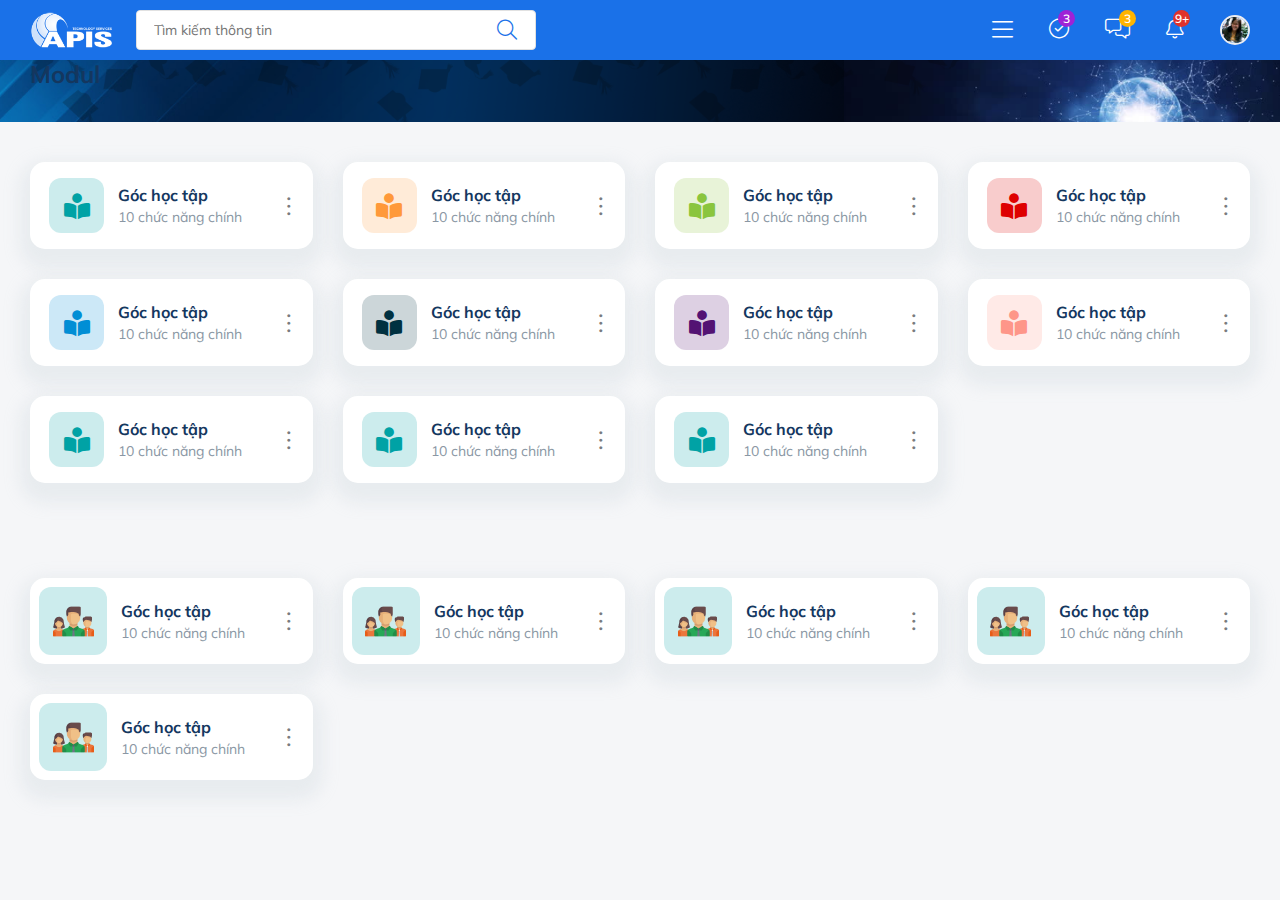
<file: modul-v1.html>
<!DOCTYPE html>
<html lang="en">

<head>
    <meta charset="UTF-8">
    <meta name="viewport" content="width=device-width, initial-scale=1.0">
    <title>Modul</title>
    <link rel="stylesheet" href="assets/css/styles.css">

</head>

<body>
    <div class="header fixed-top">
        <div class="top-nav ">
            <div class="head-logo">
                <a href="index.html">
                    <img class="logo-icon" src="assets/images/logo/logo-icon.png">
                    <img class="logo-text" src="assets/images/logo/logo-text.png">
                </a>
            </div>
            <div class="head-search-form">
                <div class="head-search-toggle">
                    <i class="fal fa-search"></i>
                </div>
                <div class="head-search-box">
                    <div class="form">
                        <input type="text" class="search-imput" placeholder="Tìm kiếm thông tin">
                        <button class="search-btn">
                            <i class="fal fa-search"></i>
                        </button>
                    </div>
                </div>

            </div>
            <div class="main-menu">
                <ul class="list-unstyled">
                    <li class="item ">
                        <a class="menu-link" href="index.html">
                            <i class="fal fa-home"></i>
                            <span>Trang chủ</span>
                        </a>
                    </li>
                    <li class="item ">
                        <a class="menu-link" href="dashboard.html">
                            <span>Dashboard</span>
                        </a>
                    </li>
                    <li class="item active">
                        <a class="menu-link" href="modul.html">
                            <span>Modul</span>
                        </a>
                    </li>
                    <li class="item">
                        <a class="menu-link" href="chucnang-cuaban.html">
                            <span>Chức năng của bạn</span>
                        </a>
                    </li>
                    <li class="item">
                        <a class="menu-link" href="tintuc.html">
                            <span>Tin tức</span>
                        </a>
                    </li>
                </ul>
                <div class="menu-toggle">
                    <i class="fal fa-bars"></i>
                </div>
            </div>
            <div class="account-group">
                <div class="dropdown ">
                    <div class="item" data-bs-toggle="dropdown">
                        <i class="fal fa-circle-check"></i>
                        <span>3</span>
                    </div>
                    <ul class="dropdown-menu">
                        <li><a class="dropdown-item" href="#">Action</a></li>
                        <li><a class="dropdown-item" href="#">Another action</a></li>
                        <li><a class="dropdown-item" href="#">Something else here</a></li>
                    </ul>
                </div>
                <div class="dropdown">
                    <div class="item message" data-bs-toggle="dropdown">
                        <i class="fal fa-messages"></i>
                        <span>3</span>
                    </div>
                    <ul class="dropdown-menu">
                        <li><a class="dropdown-item" href="#">Action</a></li>
                        <li><a class="dropdown-item" href="#">Another action</a></li>
                        <li><a class="dropdown-item" href="#">Something else here</a></li>
                    </ul>
                </div>
                <div class="dropdown">
                    <div class="item noti" data-bs-toggle="dropdown">
                        <i class="fal fa-bell"></i>
                        <span>9+</span>
                    </div>
                    <ul class="dropdown-menu">
                        <li><a class="dropdown-item" href="#">Action</a></li>
                        <li><a class="dropdown-item" href="#">Another action</a></li>
                        <li><a class="dropdown-item" href="#">Something else here</a></li>
                    </ul>
                </div>
                <div class="dropdown">
                    <div class="item" data-bs-toggle="dropdown">
                        <img src="assets/images/avatar.jpg" class="avatar">
                    </div>
                    <ul class="dropdown-menu">
                        <li><a class="dropdown-item" href="#">Action</a></li>
                        <li><a class="dropdown-item" href="#">Another action</a></li>
                        <li><a class="dropdown-item" href="#">Something else here</a></li>
                    </ul>
                </div>
            </div>
        </div>
    </div>
    <div class="quick-action">
        <div class="quick-acction-title pt-40">Modul</div>
    </div>
    <div class="modul">
        <div class="modul-list">
            <div class="modul-item modul-item-1">
                <div class="info-box">
                    <a href="modul-chitiet.html" class="info-box-link">
                        <div class="icon">
                            <i class="fas fa-book-reader"></i>
                        </div>
                        <div>
                            <div class="name">Góc học tập</div>
                            <div class="static">10 chức năng chính</div>
                        </div>
                    </a>
                    <div class="dropdown">
                        <div class="vetical-action" data-bs-toggle="dropdown">
                            <i class="fal fa-ellipsis"></i>
                        </div>
                        <ul class="dropdown-menu">
                            <li><a class="dropdown-item" href="#">Action</a></li>
                            <li><a class="dropdown-item" href="#">Another action</a></li>
                            <li><a class="dropdown-item" href="#">Something else here</a></li>
                        </ul>
                    </div>
                </div>
            </div>
            <div class="modul-item modul-item-2">
                <div class="info-box">
                    <a href="modul-chitiet.html" class="info-box-link">
                        <div class="icon">
                            <i class="fas fa-book-reader"></i>
                        </div>
                        <div>
                            <div class="name">Góc học tập</div>
                            <div class="static">10 chức năng chính</div>
                        </div>
                    </a>
                    <div class="dropdown">
                        <div class="vetical-action" data-bs-toggle="dropdown">
                            <i class="fal fa-ellipsis"></i>
                        </div>
                        <ul class="dropdown-menu">
                            <li><a class="dropdown-item" href="#">Action</a></li>
                            <li><a class="dropdown-item" href="#">Another action</a></li>
                            <li><a class="dropdown-item" href="#">Something else here</a></li>
                        </ul>
                    </div>
                </div>
            </div>
            <div class="modul-item modul-item-3">
                <div class="info-box">
                    <a href="modul-chitiet.html" class="info-box-link">
                        <div class="icon">
                            <i class="fas fa-book-reader"></i>
                        </div>
                        <div>
                            <div class="name">Góc học tập</div>
                            <div class="static">10 chức năng chính</div>
                        </div>
                    </a>
                    <div class="dropdown">
                        <div class="vetical-action" data-bs-toggle="dropdown">
                            <i class="fal fa-ellipsis"></i>
                        </div>
                        <ul class="dropdown-menu">
                            <li><a class="dropdown-item" href="#">Action</a></li>
                            <li><a class="dropdown-item" href="#">Another action</a></li>
                            <li><a class="dropdown-item" href="#">Something else here</a></li>
                        </ul>
                    </div>
                </div>
            </div>
            <div class="modul-item modul-item-4">
                <div class="info-box">
                    <a href="modul-chitiet.html" class="info-box-link">
                        <div class="icon">
                            <i class="fas fa-book-reader"></i>
                        </div>
                        <div>
                            <div class="name">Góc học tập</div>
                            <div class="static">10 chức năng chính</div>
                        </div>
                    </a>
                    <div class="dropdown">
                        <div class="vetical-action" data-bs-toggle="dropdown">
                            <i class="fal fa-ellipsis"></i>
                        </div>
                        <ul class="dropdown-menu">
                            <li><a class="dropdown-item" href="#">Action</a></li>
                            <li><a class="dropdown-item" href="#">Another action</a></li>
                            <li><a class="dropdown-item" href="#">Something else here</a></li>
                        </ul>
                    </div>
                </div>
            </div>
            <div class="modul-item modul-item-5">
                <div class="info-box">
                    <a href="modul-chitiet.html" class="info-box-link">
                        <div class="icon">
                            <i class="fas fa-book-reader"></i>
                        </div>
                        <div>
                            <div class="name">Góc học tập</div>
                            <div class="static">10 chức năng chính</div>
                        </div>
                    </a>
                    <div class="dropdown">
                        <div class="vetical-action" data-bs-toggle="dropdown">
                            <i class="fal fa-ellipsis"></i>
                        </div>
                        <ul class="dropdown-menu">
                            <li><a class="dropdown-item" href="#">Action</a></li>
                            <li><a class="dropdown-item" href="#">Another action</a></li>
                            <li><a class="dropdown-item" href="#">Something else here</a></li>
                        </ul>
                    </div>
                </div>
            </div>
            <div class="modul-item modul-item-6">
                <div class="info-box">
                    <a href="modul-chitiet.html" class="info-box-link">
                        <div class="icon">
                            <i class="fas fa-book-reader"></i>
                        </div>
                        <div>
                            <div class="name">Góc học tập</div>
                            <div class="static">10 chức năng chính</div>
                        </div>
                    </a>
                    <div class="dropdown">
                        <div class="vetical-action" data-bs-toggle="dropdown">
                            <i class="fal fa-ellipsis"></i>
                        </div>
                        <ul class="dropdown-menu">
                            <li><a class="dropdown-item" href="#">Action</a></li>
                            <li><a class="dropdown-item" href="#">Another action</a></li>
                            <li><a class="dropdown-item" href="#">Something else here</a></li>
                        </ul>
                    </div>
                </div>
            </div>
            <div class="modul-item modul-item-7">
                <div class="info-box">
                    <a href="modul-chitiet.html" class="info-box-link">
                        <div class="icon">
                            <i class="fas fa-book-reader"></i>
                        </div>
                        <div>
                            <div class="name">Góc học tập</div>
                            <div class="static">10 chức năng chính</div>
                        </div>
                    </a>
                    <div class="dropdown">
                        <div class="vetical-action" data-bs-toggle="dropdown">
                            <i class="fal fa-ellipsis"></i>
                        </div>
                        <ul class="dropdown-menu">
                            <li><a class="dropdown-item" href="#">Action</a></li>
                            <li><a class="dropdown-item" href="#">Another action</a></li>
                            <li><a class="dropdown-item" href="#">Something else here</a></li>
                        </ul>
                    </div>
                </div>
            </div>
            <div class="modul-item modul-item-8">
                <div class="info-box">
                    <a href="modul-chitiet.html" class="info-box-link">
                        <div class="icon">
                            <i class="fas fa-book-reader"></i>
                        </div>
                        <div>
                            <div class="name">Góc học tập</div>
                            <div class="static">10 chức năng chính</div>
                        </div>
                    </a>
                    <div class="dropdown">
                        <div class="vetical-action" data-bs-toggle="dropdown">
                            <i class="fal fa-ellipsis"></i>
                        </div>
                        <ul class="dropdown-menu">
                            <li><a class="dropdown-item" href="#">Action</a></li>
                            <li><a class="dropdown-item" href="#">Another action</a></li>
                            <li><a class="dropdown-item" href="#">Something else here</a></li>
                        </ul>
                    </div>
                </div>
            </div>
            <div class="modul-item modul-item-9">
                <div class="info-box">
                    <a href="modul-chitiet.html" class="info-box-link">
                        <div class="icon">
                            <i class="fas fa-book-reader"></i>
                        </div>
                        <div>
                            <div class="name">Góc học tập</div>
                            <div class="static">10 chức năng chính</div>
                        </div>
                    </a>
                    <div class="dropdown">
                        <div class="vetical-action" data-bs-toggle="dropdown">
                            <i class="fal fa-ellipsis"></i>
                        </div>
                        <ul class="dropdown-menu">
                            <li><a class="dropdown-item" href="#">Action</a></li>
                            <li><a class="dropdown-item" href="#">Another action</a></li>
                            <li><a class="dropdown-item" href="#">Something else here</a></li>
                        </ul>
                    </div>
                </div>
            </div>
            <div class="modul-item modul-item-10">
                <div class="info-box">
                    <a href="modul-chitiet.html" class="info-box-link">
                        <div class="icon">
                            <i class="fas fa-book-reader"></i>
                        </div>
                        <div>
                            <div class="name">Góc học tập</div>
                            <div class="static">10 chức năng chính</div>
                        </div>
                    </a>
                    <div class="dropdown">
                        <div class="vetical-action" data-bs-toggle="dropdown">
                            <i class="fal fa-ellipsis"></i>
                        </div>
                        <ul class="dropdown-menu">
                            <li><a class="dropdown-item" href="#">Action</a></li>
                            <li><a class="dropdown-item" href="#">Another action</a></li>
                            <li><a class="dropdown-item" href="#">Something else here</a></li>
                        </ul>
                    </div>
                </div>
            </div>
            <div class="modul-item modul-item-1">
                <div class="info-box">
                    <a href="modul-chitiet.html" class="info-box-link">
                        <div class="icon">
                            <i class="fas fa-book-reader"></i>
                        </div>
                        <div>
                            <div class="name">Góc học tập</div>
                            <div class="static">10 chức năng chính</div>
                        </div>
                    </a>
                    <div class="dropdown">
                        <div class="vetical-action" data-bs-toggle="dropdown">
                            <i class="fal fa-ellipsis"></i>
                        </div>
                        <ul class="dropdown-menu">
                            <li><a class="dropdown-item" href="#">Action</a></li>
                            <li><a class="dropdown-item" href="#">Another action</a></li>
                            <li><a class="dropdown-item" href="#">Something else here</a></li>
                        </ul>
                    </div>
                </div>
            </div>
        </div>
        <div class="modul-list pt-80">
            <div class="modul-item">
                <div class="info-box style-icon-image">
                    <a href="modul-chitiet.html" class="info-box-link">
                        <div class="icon">
                            <img src="assets/images/icons/kytucxa.png" alt="">
                        </div>
                        <div>
                            <div class="name">Góc học tập</div>
                            <div class="static">10 chức năng chính</div>
                        </div>
                    </a>
                    <div class="dropdown">
                        <div class="vetical-action" data-bs-toggle="dropdown">
                            <i class="fal fa-ellipsis"></i>
                        </div>
                        <ul class="dropdown-menu">
                            <li><a class="dropdown-item" href="#">Action</a></li>
                            <li><a class="dropdown-item" href="#">Another action</a></li>
                            <li><a class="dropdown-item" href="#">Something else here</a></li>
                        </ul>
                    </div>
                </div>
            </div>
            <div class="modul-item">
                <div class="info-box style-icon-image">
                    <a href="modul-chitiet.html" class="info-box-link">
                        <div class="icon">
                            <img src="assets/images/icons/kytucxa.png" alt="">
                        </div>
                        <div>
                            <div class="name">Góc học tập</div>
                            <div class="static">10 chức năng chính</div>
                        </div>
                    </a>
                    <div class="dropdown">
                        <div class="vetical-action" data-bs-toggle="dropdown">
                            <i class="fal fa-ellipsis"></i>
                        </div>
                        <ul class="dropdown-menu">
                            <li><a class="dropdown-item" href="#">Action</a></li>
                            <li><a class="dropdown-item" href="#">Another action</a></li>
                            <li><a class="dropdown-item" href="#">Something else here</a></li>
                        </ul>
                    </div>
                </div>
            </div>
            <div class="modul-item">
                <div class="info-box style-icon-image">
                    <a href="modul-chitiet.html" class="info-box-link">
                        <div class="icon">
                            <img src="assets/images/icons/kytucxa.png" alt="">
                        </div>
                        <div>
                            <div class="name">Góc học tập</div>
                            <div class="static">10 chức năng chính</div>
                        </div>
                    </a>
                    <div class="dropdown">
                        <div class="vetical-action" data-bs-toggle="dropdown">
                            <i class="fal fa-ellipsis"></i>
                        </div>
                        <ul class="dropdown-menu">
                            <li><a class="dropdown-item" href="#">Action</a></li>
                            <li><a class="dropdown-item" href="#">Another action</a></li>
                            <li><a class="dropdown-item" href="#">Something else here</a></li>
                        </ul>
                    </div>
                </div>
            </div>
            <div class="modul-item">
                <div class="info-box style-icon-image">
                    <a href="modul-chitiet.html" class="info-box-link">
                        <div class="icon">
                            <img src="assets/images/icons/kytucxa.png" alt="">
                        </div>
                        <div>
                            <div class="name">Góc học tập</div>
                            <div class="static">10 chức năng chính</div>
                        </div>
                    </a>
                    <div class="dropdown">
                        <div class="vetical-action" data-bs-toggle="dropdown">
                            <i class="fal fa-ellipsis"></i>
                        </div>
                        <ul class="dropdown-menu">
                            <li><a class="dropdown-item" href="#">Action</a></li>
                            <li><a class="dropdown-item" href="#">Another action</a></li>
                            <li><a class="dropdown-item" href="#">Something else here</a></li>
                        </ul>
                    </div>
                </div>
            </div>
            <div class="modul-item">
                <div class="info-box style-icon-image">
                    <a href="modul-chitiet.html" class="info-box-link">
                        <div class="icon">
                            <img src="assets/images/icons/kytucxa.png" alt="">
                        </div>
                        <div>
                            <div class="name">Góc học tập</div>
                            <div class="static">10 chức năng chính</div>
                        </div>
                    </a>
                    <div class="dropdown">
                        <div class="vetical-action" data-bs-toggle="dropdown">
                            <i class="fal fa-ellipsis"></i>
                        </div>
                        <ul class="dropdown-menu">
                            <li><a class="dropdown-item" href="#">Action</a></li>
                            <li><a class="dropdown-item" href="#">Another action</a></li>
                            <li><a class="dropdown-item" href="#">Something else here</a></li>
                        </ul>
                    </div>
                </div>
            </div>
        </div>
    </div>


    <!-- JS -->
    <script src="assets/bootstrap-5.3.2/js/bootstrap.bundle.js"></script>
    <script src="assets/swiper-slide/swiper-bundle.min.js"></script>
    <script src="assets/js/jquery-3.7.1.min.js"></script>
    <script src="assets/js/customs.js"></script>
</body>

</html>
</file>
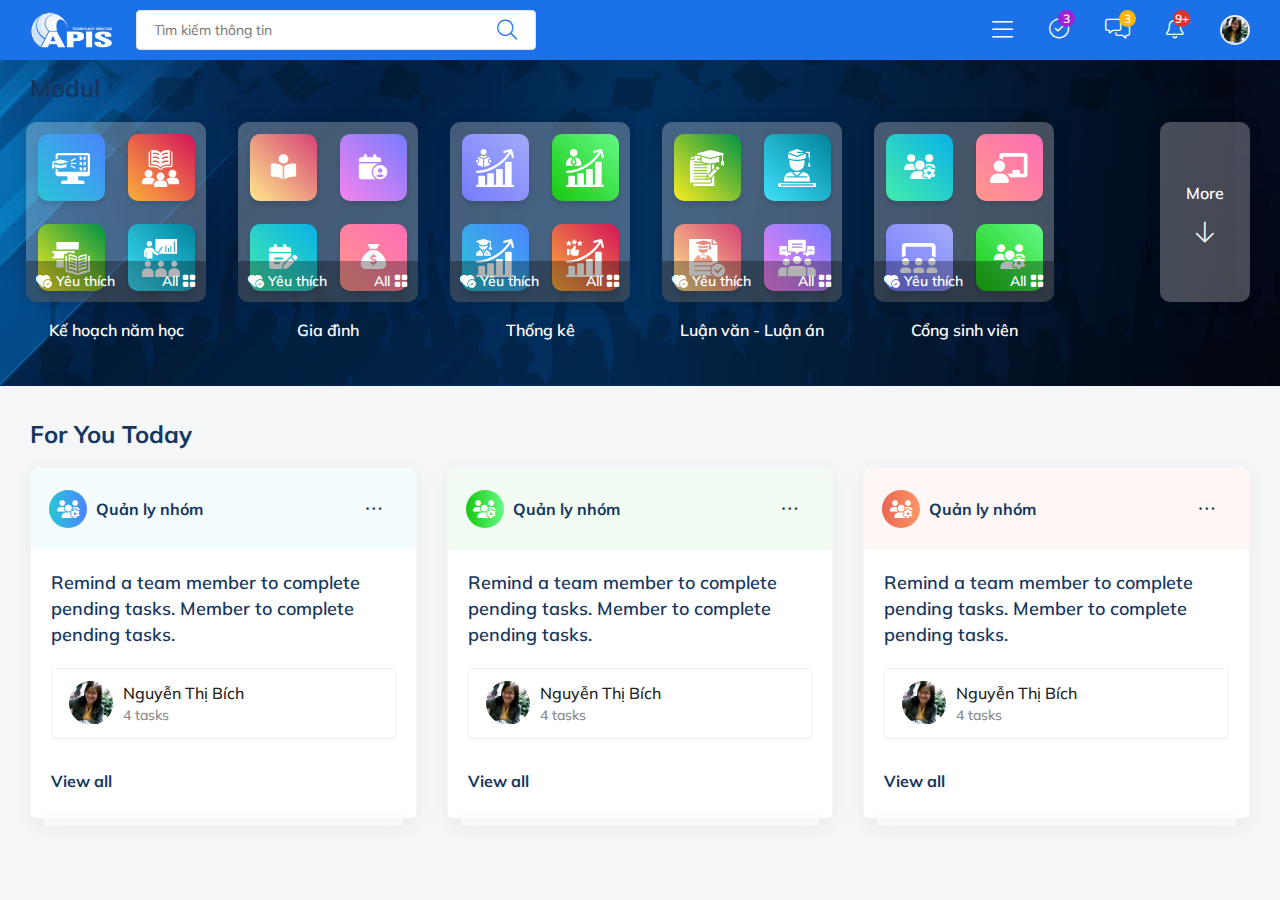
<file: modul.html>
<!DOCTYPE html>
<html lang="en">

<head>
    <meta charset="UTF-8">
    <meta name="viewport" content="width=device-width, initial-scale=1.0">
    <title>Modul</title>
    <link rel="stylesheet" href="assets/css/styles.css">

</head>

<body>
    <div class="header fixed-top">
        <div class="top-nav ">
            <div class="head-logo">
                <a href="index.html">
                    <img class="logo-icon" src="assets/images/logo/logo-icon.png">
                    <img class="logo-text" src="assets/images/logo/logo-text.png">
                </a>
            </div>
            <div class="head-search-form">
                <div class="head-search-toggle">
                    <i class="fal fa-search"></i>
                </div>
                <div class="head-search-box">
                    <div class="form">
                        <input type="text" class="search-imput" placeholder="Tìm kiếm thông tin">
                        <button class="search-btn">
                            <i class="fal fa-search"></i>
                        </button>
                    </div>
                </div>

            </div>
            <div class="main-menu">
                <ul class="list-unstyled">
                    <li class="item ">
                        <a class="menu-link" href="index.html">
                            <i class="fal fa-home"></i>
                            <span>Trang chủ</span>
                        </a>
                    </li>
                    <li class="item ">
                        <a class="menu-link" href="dashboard.html">
                            <span>Dashboard</span>
                        </a>
                    </li>
                    <li class="item active">
                        <a class="menu-link" href="modul.html">
                            <span>Modul</span>
                        </a>
                    </li>
                    <li class="item">
                        <a class="menu-link" href="chucnang-cuaban.html">
                            <span>Chức năng của bạn</span>
                        </a>
                    </li>
                    <li class="item">
                        <a class="menu-link" href="tintuc.html">
                            <span>Tin tức</span>
                        </a>
                    </li>
                </ul>
                <div class="menu-toggle">
                    <i class="fal fa-bars"></i>
                </div>
            </div>
            <div class="account-group">
                <div class="dropdown ">
                    <div class="item" data-bs-toggle="dropdown">
                        <i class="fal fa-circle-check"></i>
                        <span>3</span>
                    </div>
                    <ul class="dropdown-menu">
                        <li><a class="dropdown-item" href="#">Action</a></li>
                        <li><a class="dropdown-item" href="#">Another action</a></li>
                        <li><a class="dropdown-item" href="#">Something else here</a></li>
                    </ul>
                </div>
                <div class="dropdown">
                    <div class="item message" data-bs-toggle="dropdown">
                        <i class="fal fa-messages"></i>
                        <span>3</span>
                    </div>
                    <ul class="dropdown-menu">
                        <li><a class="dropdown-item" href="#">Action</a></li>
                        <li><a class="dropdown-item" href="#">Another action</a></li>
                        <li><a class="dropdown-item" href="#">Something else here</a></li>
                    </ul>
                </div>
                <div class="dropdown">
                    <div class="item noti" data-bs-toggle="dropdown">
                        <i class="fal fa-bell"></i>
                        <span>9+</span>
                    </div>
                    <ul class="dropdown-menu">
                        <li><a class="dropdown-item" href="#">Action</a></li>
                        <li><a class="dropdown-item" href="#">Another action</a></li>
                        <li><a class="dropdown-item" href="#">Something else here</a></li>
                    </ul>
                </div>
                <div class="dropdown">
                    <div class="item" data-bs-toggle="dropdown">
                        <img src="assets/images/avatar.jpg" class="avatar">
                    </div>
                    <ul class="dropdown-menu">
                        <li><a class="dropdown-item" href="#">Action</a></li>
                        <li><a class="dropdown-item" href="#">Another action</a></li>
                        <li><a class="dropdown-item" href="#">Something else here</a></li>
                    </ul>
                </div>
            </div>
        </div>
    </div>
    <div class="quick-action">
        <div class="welcome">Chào mừng bạn</div>
        <div class="quick-acction-title">Modul</div>
        <div class="modul-v2">
            <div class="modul-wrap">

                <div class="modul-list">
                    <div class="modul-item">
                        <div class="item-box">

                            <div class="feature-list">
                                <div class="feature-item">
                                    <a href="kehoach-namhoc/kehoach-khoahoc-chitiet.html" class=" feature-box" title="Cơ sở dữ liệu học phần" data-position="0">
                                        <div class="icon">
                                            <img src="kehoach-namhoc/icon/CSDL-hocphan.svg">
                                        </div>
                                    </a>
                                </div>
                                <div class="feature-item">
                                    <a href="kehoach-namhoc/kehoach-khoahoc-chitiet.html" class=" feature-box" title="Dào tạo dự kiến học phần" data-position="1">
                                        <div class="icon">
                                            <img src="kehoach-namhoc/icon/daotao-dukien.svg">
                                        </div>
                                    </a>
                                </div>
                                <div class="feature-item">
                                    <a href="kehoach-namhoc/kehoach-khoahoc-chitiet.html" class=" feature-box" title="Khoa phản hồi dự kiến học phần" data-position="2">
                                        <div class="icon">
                                            <img src="kehoach-namhoc/icon/khoaphanhoi.svg">

                                        </div>
                                    </a>
                                </div>
                                <div class="feature-item">
                                    <a href="kehoach-namhoc/kehoach-khoahoc-chitiet.html" class=" feature-box" title="Đào tạo xác nhận" data-position="3">
                                        <div class="icon">
                                            <img src="kehoach-namhoc/icon/daotaoxacnhan.svg">
                                        </div>
                                    </a>
                                </div>
                            </div>
                            <div class="forreign-links">
                                <a href="chức năng của bạn.html" class="favorite-link">
                                    <i class="fa-solid fa-heart-circle-check"></i>
                                    <span>Yêu thích</span>
                                </a>
                                <a href="kehoach-namhoc/modul-kehoach-khoahoc.html" class="feature-all-link">
                                    <span>All</span>
                                    <i class="fa-solid fa-grid-2"></i>

                                </a>
                            </div>


                        </div>
                        <div class="modul-name">Kế hoạch năm học</div>

                    </div>
                    <div class="modul-item">
                        <div class="item-box">

                            <div class="feature-list">
                                <div class="feature-item">
                                    <a href="giadinh/giadinh-chitiet.html" class=" feature-box" title="Kết quả học tập" data-position="0">
                                        <div class="icon">
                                            <i class="fas fa-book-open-reader"></i>
                                        </div>
                                    </a>
                                </div>
                                <div class="feature-item">
                                    <a href="giadinh/giadinh-chitiet.html" class=" feature-box" title="Lịch học" data-position="1">
                                        <div class="icon">
                                            <i class="fas fa-calendar-circle-user"></i>
                                        </div>
                                    </a>
                                </div>
                                <div class="feature-item">
                                    <a href="giadinh/giadinh-chitiet.html" class=" feature-box" title="Lịch thi" data-position="2">
                                        <div class="icon">
                                            <i class="fas fa-calendar-lines-pen"></i>

                                        </div>
                                    </a>
                                </div>
                                <div class="feature-item">
                                    <a href="giadinh/giadinh-chitiet.html" class=" feature-box" title="Học phí" data-position="3">
                                        <div class="icon">
                                            <i class="fas fa-sack-dollar"></i>
                                        </div>
                                    </a>
                                </div>
                            </div>
                            <div class="forreign-links">
                                <a href="chức năng của bạn.html" class="favorite-link">
                                    <i class="fa-solid fa-heart-circle-check"></i>
                                    <span>Yêu thích</span>
                                </a>
                                <a href="giadinh/modul-giadinh.html" class="feature-all-link">
                                    <span>All</span>
                                    <i class="fa-solid fa-grid-2"></i>

                                </a>
                            </div>


                        </div>
                        <div class="modul-name">Gia đình</div>

                    </div>
                    <div class="modul-item">
                        <div class="item-box">

                            <div class="feature-list">
                                <div class="feature-item">
                                    <a href="Thongke/thongke-chitiet.html" class=" feature-box" title="Chức n" data-position="0">
                                        <div class="icon">
                                            <img src="Thongke/icon/quymo-nguoihoc.svg">
                                        </div>
                                    </a>
                                </div>
                                <div class="feature-item">
                                    <a href="Thongke/thongke-chitiet.html" class=" feature-box" title="Chức n" data-position="1">
                                        <div class="icon">
                                            <img src="Thongke/icon/quymo-giangvien.svg">
                                        </div>
                                    </a>
                                </div>
                                <div class="feature-item">
                                    <a href="Thongke/thongke-chitiet.html" class=" feature-box" title="Chức n" data-position="2">
                                        <div class="icon">
                                            <img src="Thongke/icon/totnghiep.svg">

                                        </div>
                                    </a>
                                </div>
                                <div class="feature-item">
                                    <a href="Thongke/thongke-chitiet.html" class=" feature-box" title="Chức n" data-position="3">
                                        <div class="icon">
                                            <img src="Thongke/icon/dohailong.svg">
                                        </div>
                                    </a>
                                </div>
                            </div>
                            <div class="forreign-links">
                                <a href="chức năng của bạn.html" class="favorite-link">
                                    <i class="fa-solid fa-heart-circle-check"></i>
                                    <span>Yêu thích</span>
                                </a>
                                <a href="Thongke/modul-thongke.html" class="feature-all-link">
                                    <span>All</span>
                                    <i class="fa-solid fa-grid-2"></i>

                                </a>
                            </div>


                        </div>
                        <div class="modul-name">Thống kê</div>

                    </div>
                    <div class="modul-item">
                        <div class="item-box">
                            <div class="feature-list">
                                <div class="feature-item">
                                    <a href="luanvan-luanan/luanvan-chitiet.html" class=" feature-box" title="Kế hoạch đồ án - khóa luận - LV" data-position="0">
                                        <div class="icon">
                                            <img src="luanvan-luanan/icon/kehoach-doan.svg">
                                        </div>
                                    </a>
                                </div>
                                <div class="feature-item">
                                    <a href="luanvan-luanan/luanvan-chitiet.html" class=" feature-box" title="Giao đề tài" data-position="1">
                                        <div class="icon">
                                            <img src="luanvan-luanan/icon/giaodetai.svg">
                                        </div>
                                    </a>
                                </div>
                                <div class="feature-item">
                                    <a href="luanvan-luanan/luanvan-chitiet.html" class=" feature-box" title="Duyệt đề tài" data-position="2">
                                        <div class="icon">
                                            <img src="luanvan-luanan/icon/duyetdetai.svg">
                                        </div>
                                    </a>
                                </div>
                                <div class="feature-item">
                                    <a href="luanvan-luanan/luanvan-chitiet.html" class=" feature-box" title="Đề xuất hội đồng bảo vệ" data-position="3">
                                        <div class="icon">
                                            <img src="luanvan-luanan/icon/dexuat-hdbv.svg">
                                        </div>
                                    </a>
                                </div>
                            </div>
                            <div class="forreign-links">
                                <a href="chức năng của bạn.html" class="favorite-link">
                                    <i class="fa-solid fa-heart-circle-check"></i>
                                    <span>Yêu thích</span>
                                </a>
                                <a href="luanvan-luanan/modul-luanvan.html" class="feature-all-link">
                                    <span>All</span>
                                    <i class="fa-solid fa-grid-2"></i>

                                </a>
                            </div>


                        </div>
                        <div class="modul-name">Luận văn - Luận án</div>

                    </div>
                    <div class="modul-item">
                        <div class="item-box">
                            <div class="feature-list">
                                <div class="feature-item">
                                    <a href="chucnang.html" class=" feature-box" title="Chức n" data-bg="3">
                                        <div class="icon">
                                            <i class="fas fa-users-gear"></i>
                                        </div>
                                    </a>
                                </div>
                                <div class="feature-item">
                                    <a href="chucnang.html" class=" feature-box" title="Chức n" data-bg="3">
                                        <div class="icon">
                                            <img src="assets/images/icons/feature/chalkboard-user 1.png">
                                        </div>
                                    </a>
                                </div>
                                <div class="feature-item">
                                    <a href="chucnang.html" class=" feature-box" title="Chức n" data-bg="3">
                                        <div class="icon">
                                            <img src="assets/images/icons/feature/Vector.svg">

                                        </div>
                                    </a>
                                </div>
                                <div class="feature-item">
                                    <a href="chucnang.html" class=" feature-box" title="Chức n" data-bg="3">
                                        <div class="icon">
                                            <i class="fas fa-users-gear"></i>
                                        </div>
                                    </a>
                                </div>
                            </div>
                            <div class="forreign-links">
                                <a href="chức năng của bạn.html" class="favorite-link">
                                    <i class="fa-solid fa-heart-circle-check"></i>
                                    <span>Yêu thích</span>
                                </a>
                                <a href="modul-chitiet.html" class="feature-all-link">
                                    <span>All</span>
                                    <i class="fa-solid fa-grid-2"></i>

                                </a>
                            </div>


                        </div>
                        <div class="modul-name">Cổng sinh viên</div>

                    </div>
                    <div class="modul-item">
                        <div class="item-box">
                            <div class="feature-list">
                                <div class="feature-item">
                                    <a href="chucnang.html" class=" feature-box" title="Chức n" data-bg="3">
                                        <div class="icon">
                                            <i class="fas fa-users-gear"></i>
                                        </div>
                                    </a>
                                </div>
                                <div class="feature-item">
                                    <a href="chucnang.html" class=" feature-box" title="Chức n" data-bg="3">
                                        <div class="icon">
                                            <img src="assets/images/icons/feature/chalkboard-user 1.png">
                                        </div>
                                    </a>
                                </div>
                                <div class="feature-item">
                                    <a href="chucnang.html" class=" feature-box" title="Chức n" data-bg="3">
                                        <div class="icon">
                                            <img src="assets/images/icons/feature/Vector.svg">

                                        </div>
                                    </a>
                                </div>
                                <div class="feature-item">
                                    <a href="chucnang.html" class=" feature-box" title="Chức n" data-bg="3">
                                        <div class="icon">
                                            <i class="fas fa-users-gear"></i>
                                        </div>
                                    </a>
                                </div>
                            </div>
                            <div class="forreign-links">
                                <a href="chức năng của bạn.html" class="favorite-link">
                                    <i class="fa-solid fa-heart-circle-check"></i>
                                    <span>Yêu thích</span>
                                </a>
                                <a href="modul-chitiet.html" class="feature-all-link">
                                    <span>All</span>
                                    <i class="fa-solid fa-grid-2"></i>

                                </a>
                            </div>


                        </div>
                        <div class="modul-name">Cổng sinh viên</div>

                    </div>
                    <div class="modul-item">
                        <div class="item-box">
                            <div class="feature-list">
                                <div class="feature-item">
                                    <a href="chucnang.html" class=" feature-box" title="Chức n" data-bg="3">
                                        <div class="icon">
                                            <i class="fas fa-users-gear"></i>
                                        </div>
                                    </a>
                                </div>
                                <div class="feature-item">
                                    <a href="chucnang.html" class=" feature-box" title="Chức n" data-bg="3">
                                        <div class="icon">
                                            <img src="assets/images/icons/feature/chalkboard-user 1.png">
                                        </div>
                                    </a>
                                </div>
                                <div class="feature-item">
                                    <a href="chucnang.html" class=" feature-box" title="Chức n" data-bg="3">
                                        <div class="icon">
                                            <img src="assets/images/icons/feature/Vector.svg">

                                        </div>
                                    </a>
                                </div>
                                <div class="feature-item">
                                    <a href="chucnang.html" class=" feature-box" title="Chức n" data-bg="3">
                                        <div class="icon">
                                            <i class="fas fa-users-gear"></i>
                                        </div>
                                    </a>
                                </div>
                            </div>
                            <div class="forreign-links">
                                <a href="chức năng của bạn.html" class="favorite-link">
                                    <i class="fa-solid fa-heart-circle-check"></i>
                                    <span>Yêu thích</span>
                                </a>
                                <a href="modul-chitiet.html" class="feature-all-link">
                                    <span>All</span>
                                    <i class="fa-solid fa-grid-2"></i>

                                </a>
                            </div>


                        </div>
                        <div class="modul-name">Cổng sinh viên</div>

                    </div>
                    <div class="modul-item">
                        <div class="item-box">
                            <div class="feature-list">
                                <div class="feature-item">
                                    <a href="chucnang.html" class=" feature-box" title="Chức n" data-bg="3">
                                        <div class="icon">
                                            <i class="fas fa-users-gear"></i>
                                        </div>
                                    </a>
                                </div>
                                <div class="feature-item">
                                    <a href="chucnang.html" class=" feature-box" title="Chức n" data-bg="3">
                                        <div class="icon">
                                            <img src="assets/images/icons/feature/chalkboard-user 1.png">
                                        </div>
                                    </a>
                                </div>
                                <div class="feature-item">
                                    <a href="chucnang.html" class=" feature-box" title="Chức n" data-bg="3">
                                        <div class="icon">
                                            <img src="assets/images/icons/feature/Vector.svg">

                                        </div>
                                    </a>
                                </div>
                                <div class="feature-item">
                                    <a href="chucnang.html" class=" feature-box" title="Chức n" data-bg="3">
                                        <div class="icon">
                                            <i class="fas fa-users-gear"></i>
                                        </div>
                                    </a>
                                </div>
                            </div>
                            <div class="forreign-links">
                                <a href="chức năng của bạn.html" class="favorite-link">
                                    <i class="fa-solid fa-heart-circle-check"></i>
                                    <span>Yêu thích</span>
                                </a>
                                <a href="modul-chitiet.html" class="feature-all-link">
                                    <span>All</span>
                                    <i class="fa-solid fa-grid-2"></i>

                                </a>
                            </div>


                        </div>
                        <div class="modul-name">Cổng sinh viên</div>

                    </div>
                    <div class="modul-item">
                        <div class="item-box">
                            <div class="feature-list">
                                <div class="feature-item">
                                    <a href="chucnang.html" class=" feature-box" title="Chức n" data-bg="3">
                                        <div class="icon">
                                            <i class="fas fa-users-gear"></i>
                                        </div>
                                    </a>
                                </div>
                                <div class="feature-item">
                                    <a href="chucnang.html" class=" feature-box" title="Chức n" data-bg="3">
                                        <div class="icon">
                                            <img src="assets/images/icons/feature/chalkboard-user 1.png">
                                        </div>
                                    </a>
                                </div>
                                <div class="feature-item">
                                    <a href="chucnang.html" class=" feature-box" title="Chức n" data-bg="3">
                                        <div class="icon">
                                            <img src="assets/images/icons/feature/Vector.svg">

                                        </div>
                                    </a>
                                </div>
                                <div class="feature-item">
                                    <a href="chucnang.html" class=" feature-box" title="Chức n" data-bg="3">
                                        <div class="icon">
                                            <i class="fas fa-users-gear"></i>
                                        </div>
                                    </a>
                                </div>
                            </div>
                            <div class="forreign-links">
                                <a href="chức năng của bạn.html" class="favorite-link">
                                    <i class="fa-solid fa-heart-circle-check"></i>
                                    <span>Yêu thích</span>
                                </a>
                                <a href="modul-chitiet.html" class="feature-all-link">
                                    <span>All</span>
                                    <i class="fa-solid fa-grid-2"></i>

                                </a>
                            </div>


                        </div>
                        <div class="modul-name">Cổng sinh viên</div>

                    </div>
                    <div class="modul-item">
                        <div class="item-box">
                            <div class="feature-list">
                                <div class="feature-item">
                                    <a href="chucnang.html" class=" feature-box" title="Chức n" data-bg="3">
                                        <div class="icon">
                                            <i class="fas fa-users-gear"></i>
                                        </div>
                                    </a>
                                </div>
                                <div class="feature-item">
                                    <a href="chucnang.html" class=" feature-box" title="Chức n" data-bg="3">
                                        <div class="icon">
                                            <img src="assets/images/icons/feature/chalkboard-user 1.png">
                                        </div>
                                    </a>
                                </div>
                                <div class="feature-item">
                                    <a href="chucnang.html" class=" feature-box" title="Chức n" data-bg="3">
                                        <div class="icon">
                                            <img src="assets/images/icons/feature/Vector.svg">

                                        </div>
                                    </a>
                                </div>
                                <div class="feature-item">
                                    <a href="chucnang.html" class=" feature-box" title="Chức n" data-bg="3">
                                        <div class="icon">
                                            <i class="fas fa-users-gear"></i>
                                        </div>
                                    </a>
                                </div>
                            </div>
                            <div class="forreign-links">
                                <a href="chức năng của bạn.html" class="favorite-link">
                                    <i class="fa-solid fa-heart-circle-check"></i>
                                    <span>Yêu thích</span>
                                </a>
                                <a href="modul-chitiet.html" class="feature-all-link">
                                    <span>All</span>
                                    <i class="fa-solid fa-grid-2"></i>

                                </a>
                            </div>


                        </div>
                        <div class="modul-name">Cổng sinh viên</div>

                    </div>
                    <div class="modul-item">
                        <div class="item-box">
                            <div class="feature-list">
                                <div class="feature-item">
                                    <a href="chucnang.html" class=" feature-box" title="Chức n" data-bg="3">
                                        <div class="icon">
                                            <i class="fas fa-users-gear"></i>
                                        </div>
                                    </a>
                                </div>
                                <div class="feature-item">
                                    <a href="chucnang.html" class=" feature-box" title="Chức n" data-bg="3">
                                        <div class="icon">
                                            <img src="assets/images/icons/feature/chalkboard-user 1.png">
                                        </div>
                                    </a>
                                </div>
                                <div class="feature-item">
                                    <a href="chucnang.html" class=" feature-box" title="Chức n" data-bg="3">
                                        <div class="icon">
                                            <img src="assets/images/icons/feature/Vector.svg">

                                        </div>
                                    </a>
                                </div>
                                <div class="feature-item">
                                    <a href="chucnang.html" class=" feature-box" title="Chức n" data-bg="3">
                                        <div class="icon">
                                            <i class="fas fa-users-gear"></i>
                                        </div>
                                    </a>
                                </div>
                            </div>
                            <div class="forreign-links">
                                <a href="chức năng của bạn.html" class="favorite-link">
                                    <i class="fa-solid fa-heart-circle-check"></i>
                                    <span>Yêu thích</span>
                                </a>
                                <a href="modul-chitiet.html" class="feature-all-link">
                                    <span>All</span>
                                    <i class="fa-solid fa-grid-2"></i>

                                </a>
                            </div>


                        </div>
                        <div class="modul-name">Cổng sinh viên</div>

                    </div>
                    <div class="modul-item">
                        <div class="item-box">
                            <div class="feature-list">
                                <div class="feature-item">
                                    <a href="chucnang.html" class=" feature-box" title="Chức n" data-bg="3">
                                        <div class="icon">
                                            <i class="fas fa-users-gear"></i>
                                        </div>
                                    </a>
                                </div>
                                <div class="feature-item">
                                    <a href="chucnang.html" class=" feature-box" title="Chức n" data-bg="3">
                                        <div class="icon">
                                            <img src="assets/images/icons/feature/chalkboard-user 1.png">
                                        </div>
                                    </a>
                                </div>
                                <div class="feature-item">
                                    <a href="chucnang.html" class=" feature-box" title="Chức n" data-bg="3">
                                        <div class="icon">
                                            <img src="assets/images/icons/feature/Vector.svg">

                                        </div>
                                    </a>
                                </div>
                                <div class="feature-item">
                                    <a href="chucnang.html" class=" feature-box" title="Chức n" data-bg="3">
                                        <div class="icon">
                                            <i class="fas fa-users-gear"></i>
                                        </div>
                                    </a>
                                </div>
                            </div>
                            <div class="forreign-links">
                                <a href="chức năng của bạn.html" class="favorite-link">
                                    <i class="fa-solid fa-heart-circle-check"></i>
                                    <span>Yêu thích</span>
                                </a>
                                <a href="modul-chitiet.html" class="feature-all-link">
                                    <span>All</span>
                                    <i class="fa-solid fa-grid-2"></i>

                                </a>
                            </div>


                        </div>
                        <div class="modul-name">Cổng sinh viên</div>

                    </div>
                    <div class="modul-item">
                        <div class="item-box">
                            <div class="feature-list">
                                <div class="feature-item">
                                    <a href="chucnang.html" class=" feature-box" title="Chức n" data-bg="3">
                                        <div class="icon">
                                            <i class="fas fa-users-gear"></i>
                                        </div>
                                    </a>
                                </div>
                                <div class="feature-item">
                                    <a href="chucnang.html" class=" feature-box" title="Chức n" data-bg="3">
                                        <div class="icon">
                                            <img src="assets/images/icons/feature/chalkboard-user 1.png">
                                        </div>
                                    </a>
                                </div>
                                <div class="feature-item">
                                    <a href="chucnang.html" class=" feature-box" title="Chức n" data-bg="3">
                                        <div class="icon">
                                            <img src="assets/images/icons/feature/Vector.svg">

                                        </div>
                                    </a>
                                </div>
                                <div class="feature-item">
                                    <a href="chucnang.html" class=" feature-box" title="Chức n" data-bg="3">
                                        <div class="icon">
                                            <i class="fas fa-users-gear"></i>
                                        </div>
                                    </a>
                                </div>
                            </div>
                            <div class="forreign-links">
                                <a href="chức năng của bạn.html" class="favorite-link">
                                    <i class="fa-solid fa-heart-circle-check"></i>
                                    <span>Yêu thích</span>
                                </a>
                                <a href="modul-chitiet.html" class="feature-all-link">
                                    <span>All</span>
                                    <i class="fa-solid fa-grid-2"></i>

                                </a>
                            </div>


                        </div>
                        <div class="modul-name">Cổng sinh viên</div>

                    </div>
                    <div class="modul-item">
                        <div class="item-box">
                            <div class="feature-list">
                                <div class="feature-item">
                                    <a href="chucnang.html" class=" feature-box" title="Chức n" data-bg="3">
                                        <div class="icon">
                                            <i class="fas fa-users-gear"></i>
                                        </div>
                                    </a>
                                </div>
                                <div class="feature-item">
                                    <a href="chucnang.html" class=" feature-box" title="Chức n" data-bg="3">
                                        <div class="icon">
                                            <img src="assets/images/icons/feature/chalkboard-user 1.png">
                                        </div>
                                    </a>
                                </div>
                                <div class="feature-item">
                                    <a href="chucnang.html" class=" feature-box" title="Chức n" data-bg="3">
                                        <div class="icon">
                                            <img src="assets/images/icons/feature/Vector.svg">

                                        </div>
                                    </a>
                                </div>
                                <div class="feature-item">
                                    <a href="chucnang.html" class=" feature-box" title="Chức n" data-bg="3">
                                        <div class="icon">
                                            <i class="fas fa-users-gear"></i>
                                        </div>
                                    </a>
                                </div>
                            </div>
                            <div class="forreign-links">
                                <a href="chức năng của bạn.html" class="favorite-link">
                                    <i class="fa-solid fa-heart-circle-check"></i>
                                    <span>Yêu thích</span>
                                </a>
                                <a href="modul-chitiet.html" class="feature-all-link">
                                    <span>All</span>
                                    <i class="fa-solid fa-grid-2"></i>

                                </a>
                            </div>


                        </div>
                        <div class="modul-name">Cổng sinh viên</div>

                    </div>
                    <div class="modul-item">
                        <div class="item-box">
                            <div class="feature-list">
                                <div class="feature-item">
                                    <a href="chucnang.html" class=" feature-box" title="Chức n" data-bg="3">
                                        <div class="icon">
                                            <i class="fas fa-users-gear"></i>
                                        </div>
                                    </a>
                                </div>
                                <div class="feature-item">
                                    <a href="chucnang.html" class=" feature-box" title="Chức n" data-bg="3">
                                        <div class="icon">
                                            <img src="assets/images/icons/feature/chalkboard-user 1.png">
                                        </div>
                                    </a>
                                </div>
                                <div class="feature-item">
                                    <a href="chucnang.html" class=" feature-box" title="Chức n" data-bg="3">
                                        <div class="icon">
                                            <img src="assets/images/icons/feature/Vector.svg">

                                        </div>
                                    </a>
                                </div>
                                <div class="feature-item">
                                    <a href="chucnang.html" class=" feature-box" title="Chức n" data-bg="3">
                                        <div class="icon">
                                            <i class="fas fa-users-gear"></i>
                                        </div>
                                    </a>
                                </div>
                            </div>
                            <div class="forreign-links">
                                <a href="chức năng của bạn.html" class="favorite-link">
                                    <i class="fa-solid fa-heart-circle-check"></i>
                                    <span>Yêu thích</span>
                                </a>
                                <a href="modul-chitiet.html" class="feature-all-link">
                                    <span>All</span>
                                    <i class="fa-solid fa-grid-2"></i>

                                </a>
                            </div>


                        </div>
                        <div class="modul-name">Cổng sinh viên</div>

                    </div>
                    <div class="modul-item">
                        <div class="item-box">
                            <div class="feature-list">
                                <div class="feature-item">
                                    <a href="chucnang.html" class=" feature-box" title="Chức n" data-bg="3">
                                        <div class="icon">
                                            <i class="fas fa-users-gear"></i>
                                        </div>
                                    </a>
                                </div>
                                <div class="feature-item">
                                    <a href="chucnang.html" class=" feature-box" title="Chức n" data-bg="3">
                                        <div class="icon">
                                            <img src="assets/images/icons/feature/chalkboard-user 1.png">
                                        </div>
                                    </a>
                                </div>
                                <div class="feature-item">
                                    <a href="chucnang.html" class=" feature-box" title="Chức n" data-bg="3">
                                        <div class="icon">
                                            <img src="assets/images/icons/feature/Vector.svg">

                                        </div>
                                    </a>
                                </div>
                                <div class="feature-item">
                                    <a href="chucnang.html" class=" feature-box" title="Chức n" data-bg="3">
                                        <div class="icon">
                                            <i class="fas fa-users-gear"></i>
                                        </div>
                                    </a>
                                </div>
                            </div>
                            <div class="forreign-links">
                                <a href="chức năng của bạn.html" class="favorite-link">
                                    <i class="fa-solid fa-heart-circle-check"></i>
                                    <span>Yêu thích</span>
                                </a>
                                <a href="modul-chitiet.html" class="feature-all-link">
                                    <span>All</span>
                                    <i class="fa-solid fa-grid-2"></i>

                                </a>
                            </div>


                        </div>
                        <div class="modul-name">Cổng sinh viên</div>

                    </div>
                    <div class="modul-item">
                        <div class="item-box">
                            <div class="feature-list">
                                <div class="feature-item">
                                    <a href="chucnang.html" class=" feature-box" title="Chức n" data-bg="3">
                                        <div class="icon">
                                            <i class="fas fa-users-gear"></i>
                                        </div>
                                    </a>
                                </div>
                                <div class="feature-item">
                                    <a href="chucnang.html" class=" feature-box" title="Chức n" data-bg="3">
                                        <div class="icon">
                                            <img src="assets/images/icons/feature/chalkboard-user 1.png">
                                        </div>
                                    </a>
                                </div>
                                <div class="feature-item">
                                    <a href="chucnang.html" class=" feature-box" title="Chức n" data-bg="3">
                                        <div class="icon">
                                            <img src="assets/images/icons/feature/Vector.svg">

                                        </div>
                                    </a>
                                </div>
                                <div class="feature-item">
                                    <a href="chucnang.html" class=" feature-box" title="Chức n" data-bg="3">
                                        <div class="icon">
                                            <i class="fas fa-users-gear"></i>
                                        </div>
                                    </a>
                                </div>
                            </div>
                            <div class="forreign-links">
                                <a href="chức năng của bạn.html" class="favorite-link">
                                    <i class="fa-solid fa-heart-circle-check"></i>
                                    <span>Yêu thích</span>
                                </a>
                                <a href="modul-chitiet.html" class="feature-all-link">
                                    <span>All</span>
                                    <i class="fa-solid fa-grid-2"></i>

                                </a>
                            </div>


                        </div>
                        <div class="modul-name">Cổng sinh viên</div>

                    </div>
                    <div class="modul-item">
                        <div class="item-box">
                            <div class="feature-list">
                                <div class="feature-item">
                                    <a href="chucnang.html" class=" feature-box" title="Chức n" data-bg="3">
                                        <div class="icon">
                                            <i class="fas fa-users-gear"></i>
                                        </div>
                                    </a>
                                </div>
                                <div class="feature-item">
                                    <a href="chucnang.html" class=" feature-box" title="Chức n" data-bg="3">
                                        <div class="icon">
                                            <img src="assets/images/icons/feature/chalkboard-user 1.png">
                                        </div>
                                    </a>
                                </div>
                                <div class="feature-item">
                                    <a href="chucnang.html" class=" feature-box" title="Chức n" data-bg="3">
                                        <div class="icon">
                                            <img src="assets/images/icons/feature/Vector.svg">

                                        </div>
                                    </a>
                                </div>
                                <div class="feature-item">
                                    <a href="chucnang.html" class=" feature-box" title="Chức n" data-bg="3">
                                        <div class="icon">
                                            <i class="fas fa-users-gear"></i>
                                        </div>
                                    </a>
                                </div>
                            </div>
                            <div class="forreign-links">
                                <a href="chức năng của bạn.html" class="favorite-link">
                                    <i class="fa-solid fa-heart-circle-check"></i>
                                    <span>Yêu thích</span>
                                </a>
                                <a href="modul-chitiet.html" class="feature-all-link">
                                    <span>All</span>
                                    <i class="fa-solid fa-grid-2"></i>

                                </a>
                            </div>


                        </div>
                        <div class="modul-name">Cổng sinh viên</div>

                    </div>


                </div>
                <div class="modul-view-more">
                    <div class="modul-view-more-box">
                        <span>More</span>
                        <i class="fa-light fa-arrow-down"></i>
                    </div>
                </div>
            </div>

        </div>
    </div>
    <div class="for-u-today">
        <div class="title-main">
            For you today
        </div>
        <div class="today-group">
            <div class="item">
                <div class="card today-card today-card-1">
                    <div class="card-header">
                        <div class="title">
                            <div class="icon">
                                <i class="fas fa-users-gear"></i>
                            </div>
                            <div class="modul-name">
                                Quản ly nhóm
                            </div>
                        </div>
                        <div class="dropdown">
                            <div class="item" data-bs-toggle="dropdown">
                                <i class="fal fa-ellipsis"></i>
                            </div>
                            <ul class="dropdown-menu">
                                <li><a class="dropdown-item" href="#">Action</a></li>
                                <li><a class="dropdown-item" href="#">Another action</a></li>
                                <li><a class="dropdown-item" href="#">Something else here</a></li>
                            </ul>
                        </div>
                    </div>
                    <div class="card-body">
                        Remind a team member to complete pending tasks. Member to complete pending tasks.
                    </div>
                    <div class="card-footer">
                        <div class="user-info">
                            <div class="avatar">
                                <img src="assets/images/avatar.jpg">
                            </div>
                            <div>
                                <div class="name">Nguyễn Thị Bích</div>
                                <div class="task-count">4 tasks</div>
                            </div>
                        </div>
                        <a href="#" class="view-all">View all</a>
                    </div>

                </div>
            </div>
            <div class="item">
                <div class="card today-card today-card-2">
                    <div class="card-header">
                        <div class="title">
                            <div class="icon">
                                <i class="fas fa-users-gear"></i>
                            </div>
                            <div class="modul-name">
                                Quản ly nhóm
                            </div>
                        </div>
                        <div class="dropdown">
                            <div class="item" data-bs-toggle="dropdown">
                                <i class="fal fa-ellipsis"></i>
                            </div>
                            <ul class="dropdown-menu">
                                <li><a class="dropdown-item" href="#">Action</a></li>
                                <li><a class="dropdown-item" href="#">Another action</a></li>
                                <li><a class="dropdown-item" href="#">Something else here</a></li>
                            </ul>
                        </div>
                    </div>
                    <div class="card-body">
                        Remind a team member to complete pending tasks. Member to complete pending tasks.
                    </div>
                    <div class="card-footer">
                        <div class="user-info">
                            <div class="avatar">
                                <img src="assets/images/avatar.jpg">
                            </div>
                            <div>
                                <div class="name">Nguyễn Thị Bích</div>
                                <div class="task-count">4 tasks</div>
                            </div>
                        </div>
                        <a href="#" class="view-all">View all</a>
                    </div>

                </div>
            </div>
            <div class="item">
                <div class="card today-card today-card-3">
                    <div class="card-header">
                        <div class="title">
                            <div class="icon">
                                <i class="fas fa-users-gear"></i>
                            </div>
                            <div class="modul-name">
                                Quản ly nhóm
                            </div>
                        </div>
                        <div class="dropdown">
                            <div class="item" data-bs-toggle="dropdown">
                                <i class="fal fa-ellipsis"></i>
                            </div>
                            <ul class="dropdown-menu">
                                <li><a class="dropdown-item" href="#">Action</a></li>
                                <li><a class="dropdown-item" href="#">Another action</a></li>
                                <li><a class="dropdown-item" href="#">Something else here</a></li>
                            </ul>
                        </div>
                    </div>
                    <div class="card-body">
                        Remind a team member to complete pending tasks. Member to complete pending tasks.
                    </div>
                    <div class="card-footer">
                        <div class="user-info">
                            <div class="avatar">
                                <img src="assets/images/avatar.jpg">
                            </div>
                            <div>
                                <div class="name">Nguyễn Thị Bích</div>
                                <div class="task-count">4 tasks</div>
                            </div>
                        </div>
                        <a href="#" class="view-all">View all</a>
                    </div>

                </div>
            </div>
        </div>

    </div>



    <!-- JS -->
    <script src="assets/bootstrap-5.3.2/js/bootstrap.bundle.js"></script>
    <script src="assets/swiper-slide/swiper-bundle.min.js"></script>
    <script src="assets/js/jquery-3.7.1.min.js"></script>
    <script src="assets/js/customs.js"></script>
</body>

</html>
</file>
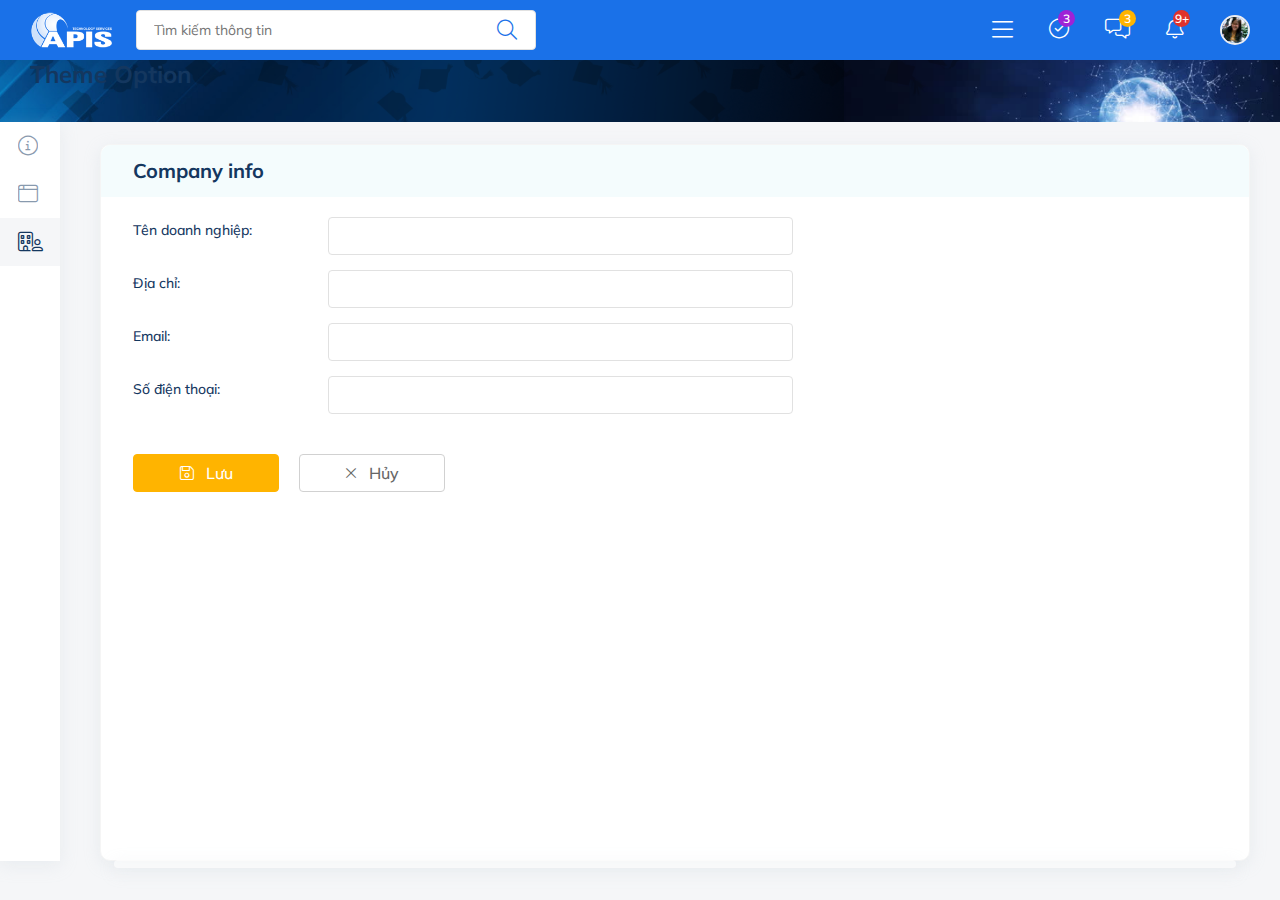
<file: theme-option-company-info.html>
<!DOCTYPE html>
<html lang="en">

<head>
    <meta charset="UTF-8">
    <meta name="viewport" content="width=device-width, initial-scale=1.0">
    <title>Dashboard</title>
    <link rel="stylesheet" href="assets/css/styles.css">

</head>

<body>

    <div class="header fixed-top">
        <div class="top-nav ">
            <div class="head-logo">
                <a href="index.html">
                    <img class="logo-icon" src="assets/images/logo/logo-icon.png">
                    <img class="logo-text" src="assets/images/logo/logo-text.png">
                </a>
            </div>
            <div class="head-search-form">
                <div class="head-search-toggle">
                    <i class="fal fa-search"></i>
                </div>
                <div class="head-search-box">
                    <div class="form">
                        <input type="text" class="search-imput" placeholder="Tìm kiếm thông tin">
                        <button class="search-btn">
                            <i class="fal fa-search"></i>
                        </button>
                    </div>
                </div>

            </div>
            <div class="main-menu">
                <ul class="list-unstyled">
                    <li class="item ">
                        <a class="menu-link" href="index.html">
                            <i class="fal fa-home"></i>
                            <span>Trang chủ</span>
                        </a>
                    </li>
                    <li class="item active">
                        <a class="menu-link" href="dashboard.hhml">
                            <span>Dashboard</span>
                        </a>
                    </li>
                    <li class="item">
                        <a class="menu-link" href="modul.html">
                            <span>Modul</span>
                        </a>
                    </li>
                    <li class="item">
                        <a class="menu-link" href="chucnang-cuaban.html">
                            <span>Chức năng của bạn</span>
                        </a>
                    </li>
                    <li class="item">
                        <a class="menu-link" href="tintuc.html">
                            <span>Tin tức</span>
                        </a>
                    </li>
                </ul>
                <div class="menu-toggle">
                    <i class="fal fa-bars"></i>
                </div>
            </div>
            <div class="account-group">
                <div class="dropdown ">
                    <div class="item" data-bs-toggle="dropdown">
                        <i class="fal fa-circle-check"></i>
                        <span>3</span>
                    </div>
                    <ul class="dropdown-menu">
                        <li><a class="dropdown-item" href="#">Action</a></li>
                        <li><a class="dropdown-item" href="#">Another action</a></li>
                        <li><a class="dropdown-item" href="#">Something else here</a></li>
                    </ul>
                </div>
                <div class="dropdown">
                    <div class="item message" data-bs-toggle="dropdown">
                        <i class="fal fa-messages"></i>
                        <span>3</span>
                    </div>
                    <ul class="dropdown-menu">
                        <li><a class="dropdown-item" href="#">Action</a></li>
                        <li><a class="dropdown-item" href="#">Another action</a></li>
                        <li><a class="dropdown-item" href="#">Something else here</a></li>
                    </ul>
                </div>
                <div class="dropdown">
                    <div class="item noti" data-bs-toggle="dropdown">
                        <i class="fal fa-bell"></i>
                        <span>9+</span>
                    </div>
                    <ul class="dropdown-menu">
                        <li><a class="dropdown-item" href="#">Action</a></li>
                        <li><a class="dropdown-item" href="#">Another action</a></li>
                        <li><a class="dropdown-item" href="#">Something else here</a></li>
                    </ul>
                </div>
                <div class="dropdown">
                    <div class="item" data-bs-toggle="dropdown">
                        <img src="assets/images/avatar.jpg" class="avatar">
                    </div>
                    <ul class="dropdown-menu">
                        <li><a class="dropdown-item" href="#">Action</a></li>
                        <li><a class="dropdown-item" href="#">Another action</a></li>
                        <li><a class="dropdown-item" href="#">Something else here</a></li>
                    </ul>
                </div>
            </div>
        </div>
    </div>
    <div class="quick-action">
        <div class="quick-acction-title pt-40">Theme Option</div>
    </div>
    <div class="dashboard-nav-left">
        <div class="nav-left">
            <ul class="nav-left-list">
                <li class="nav-left-item ">
                    <a href="theme-option-pageInfo.html" class="nav-left-link">
                        <i class="fa-light fa-circle-info"></i>
                        <span>Page Info</span>
                    </a>
                </li>
                <li class="nav-left-item">
                    <a href="theme-option.html" class="nav-left-link">
                        <i class="fa-light fa-browser"></i>
                        <span>Theme Option</span>
                    </a>
                </li>
                <li class="nav-left-item active">
                    <a href="theme-option-company-info.html" class="nav-left-link">
                        <i class="fa-light fa-building-user"></i>
                        <span>Company Info</span>
                    </a>
                </li>
            </ul>
        </div>
        <div class="dashboard-nav-left-content">
            <div class="card today-card full-card">
                <div class="card-header">
                    <div class="title">

                        <div class="modul-name fs-20 text-main">
                            Company info
                        </div>
                    </div>
                </div>
                <div class="card-body">
                    <div class="page-info-wrap company-info-wrap">
                        <form action="" class="form">


                            <div class="input-label-row mb-15">
                                <div class="label">Tên doanh nghiệp:</div>
                                <div class="input">
                                    <input type="text" class="form-control">
                                </div>
                            </div>
                            <div class="input-label-row mb-15">
                                <div class="label">Địa chỉ:</div>
                                <div class="input">
                                    <input type="text" class="form-control">
                                </div>
                            </div>
                            <div class="input-label-row mb-15">
                                <div class="label">Email:</div>
                                <div class="input">
                                    <input type="text" class="form-control">
                                </div>
                            </div>
                            <div class="input-label-row">
                                <div class="label">Số điện thoại:</div>
                                <div class="input">
                                    <input type="text" class="form-control">
                                </div>
                            </div>
                            <div class="btn-action-group-left mt-40">
                                <button class="btn btn-edit">
                                    <i class="fal fa-floppy-disk"></i>
                                    <span>Lưu</span>
                                </button>
                                <button class="btn btn-outline-secondary ms-20">
                                    <i class="fal fa-times"></i>
                                    <span>Hủy</span>
                                </button>
                            </div>
                        </form>
                    </div>
                </div>

            </div>
        </div>
    </div>
    <!-- JS -->
    <script src="assets/bootstrap-5.3.2/js/bootstrap.bundle.js"></script>
    <script src="assets/swiper-slide/swiper-bundle.min.js"></script>
    <script src="assets/js/jquery-3.7.1.min.js"></script>
    <script src="assets/js/customs.js"></script>
</body>

</html>
</file>
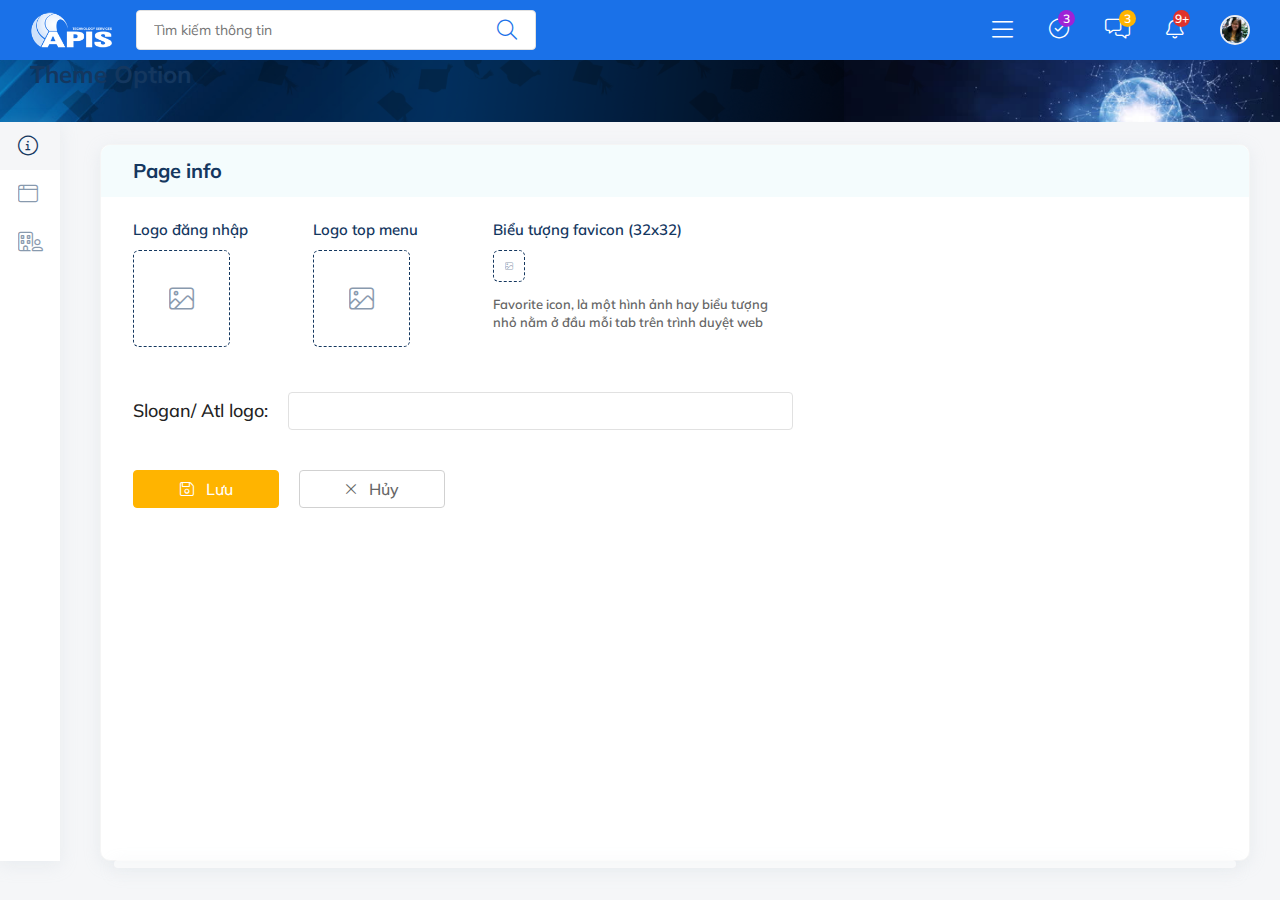
<file: theme-option-pageInfo.html>
<!DOCTYPE html>
<html lang="en">

<head>
    <meta charset="UTF-8">
    <meta name="viewport" content="width=device-width, initial-scale=1.0">
    <title>Dashboard</title>
    <link rel="stylesheet" href="assets/css/styles.css">

</head>

<body>
    <div class="header fixed-top">
        <div class="top-nav ">
            <div class="head-logo">
                <a href="index.html">
                    <img class="logo-icon" src="assets/images/logo/logo-icon.png">
                    <img class="logo-text" src="assets/images/logo/logo-text.png">
                </a>
            </div>
            <div class="head-search-form">
                <div class="head-search-toggle">
                    <i class="fal fa-search"></i>
                </div>
                <div class="head-search-box">
                    <div class="form">
                        <input type="text" class="search-imput" placeholder="Tìm kiếm thông tin">
                        <button class="search-btn">
                            <i class="fal fa-search"></i>
                        </button>
                    </div>
                </div>

            </div>
            <div class="main-menu">
                <ul class="list-unstyled">
                    <li class="item ">
                        <a class="menu-link" href="index.html">
                            <i class="fal fa-home"></i>
                            <span>Trang chủ</span>
                        </a>
                    </li>
                    <li class="item active">
                        <a class="menu-link" href="dashboard.hhml">
                            <span>Dashboard</span>
                        </a>
                    </li>
                    <li class="item">
                        <a class="menu-link" href="modul.html">
                            <span>Modul</span>
                        </a>
                    </li>
                    <li class="item">
                        <a class="menu-link" href="chucnang-cuaban.html">
                            <span>Chức năng của bạn</span>
                        </a>
                    </li>
                    <li class="item">
                        <a class="menu-link" href="tintuc.html">
                            <span>Tin tức</span>
                        </a>
                    </li>
                </ul>
                <div class="menu-toggle">
                    <i class="fal fa-bars"></i>
                </div>
            </div>
            <div class="account-group">
                <div class="dropdown ">
                    <div class="item" data-bs-toggle="dropdown">
                        <i class="fal fa-circle-check"></i>
                        <span>3</span>
                    </div>
                    <ul class="dropdown-menu">
                        <li><a class="dropdown-item" href="#">Action</a></li>
                        <li><a class="dropdown-item" href="#">Another action</a></li>
                        <li><a class="dropdown-item" href="#">Something else here</a></li>
                    </ul>
                </div>
                <div class="dropdown">
                    <div class="item message" data-bs-toggle="dropdown">
                        <i class="fal fa-messages"></i>
                        <span>3</span>
                    </div>
                    <ul class="dropdown-menu">
                        <li><a class="dropdown-item" href="#">Action</a></li>
                        <li><a class="dropdown-item" href="#">Another action</a></li>
                        <li><a class="dropdown-item" href="#">Something else here</a></li>
                    </ul>
                </div>
                <div class="dropdown">
                    <div class="item noti" data-bs-toggle="dropdown">
                        <i class="fal fa-bell"></i>
                        <span>9+</span>
                    </div>
                    <ul class="dropdown-menu">
                        <li><a class="dropdown-item" href="#">Action</a></li>
                        <li><a class="dropdown-item" href="#">Another action</a></li>
                        <li><a class="dropdown-item" href="#">Something else here</a></li>
                    </ul>
                </div>
                <div class="dropdown">
                    <div class="item" data-bs-toggle="dropdown">
                        <img src="assets/images/avatar.jpg" class="avatar">
                    </div>
                    <ul class="dropdown-menu">
                        <li><a class="dropdown-item" href="#">Action</a></li>
                        <li><a class="dropdown-item" href="#">Another action</a></li>
                        <li><a class="dropdown-item" href="#">Something else here</a></li>
                    </ul>
                </div>
            </div>
        </div>
    </div>
    <div class="quick-action">
        <div class="quick-acction-title pt-40">Theme Option</div>
    </div>
    <div class="dashboard-nav-left">
        <div class="nav-left">
            <ul class="nav-left-list">
                <li class="nav-left-item active">
                    <a href="theme-option-pageInfo.html" class="nav-left-link">
                        <i class="fa-light fa-circle-info"></i>
                        <span>Page Info</span>
                    </a>
                </li>
                <li class="nav-left-item">
                    <a href="theme-option.html" class="nav-left-link">
                        <i class="fa-light fa-browser"></i>
                        <span>Theme Option</span>
                    </a>
                </li>
                <li class="nav-left-item">
                    <a href="theme-option-company-info.html" class="nav-left-link">
                        <i class="fa-light fa-building-user"></i>
                        <span>Company Info</span>
                    </a>
                </li>
            </ul>
        </div>
        <div class="dashboard-nav-left-content">
            <div class="card today-card full-card">
                <div class="card-header">
                    <div class="title">

                        <div class="modul-name fs-20 text-main">
                            Page info
                        </div>
                    </div>
                </div>
                <div class="card-body">
                    <div class="page-info-wrap">
                        <form action="" class="form">
                            <div class="logo-upload">
                                <div class="title">Logo đăng nhập</div>
                                <div class="image-selector">
                                    <label class="image-input" for="logo_login">
                                        <span class="file-prev">
                                            <i class="fa-light fa-image nofile"></i>
                                        </span>
                                    </label>
                                    <input class="file-input" accept="image/*" type="file" name="" id="logo_login">
                                </div>
                            </div>
                            <div class="logo-upload">
                                <div class="title">Logo top menu</div>
                                <div class="image-selector">
                                    <label class="image-input" for="logo_header">
                                        <span class="file-prev">
                                            <i class="fa-light fa-image nofile"></i>
                                        </span>
                                    </label>
                                    <input class="file-input" accept="image/*" type="file" name="" id="logo_header">
                                </div>
                            </div>
                            <div class="logo-upload favicon-upload">
                                <div class="title">Biểu tượng favicon (32x32)</div>
                                <div class="image-selector image-selector-sm">
                                    <label class="image-input" for="favicon">
                                        <span class="file-prev">
                                            <i class="fa-light fa-image nofile"></i>
                                        </span>
                                    </label>
                                    <input class="file-input" accept="image/*" type="file" name="" id="favicon">
                                </div>
                                <p>Favorite icon, là một hình ảnh hay biểu tượng nhỏ nằm ở đầu mỗi tab trên trình duyệt web</p>
                            </div>
                            <div class="slogan-upload">
                                <div class="title">Slogan/ Atl logo:</div>
                                <div class="input">
                                    <input type="text" class="form-control">
                                </div>
                            </div>
                            <div class="btn-action-group-left mt-40">
                                <button class="btn btn-edit">
                                    <i class="fal fa-floppy-disk"></i>
                                    <span>Lưu</span>
                                </button>
                                <button class="btn btn-outline-secondary ms-20">
                                    <i class="fal fa-times"></i>
                                    <span>Hủy</span>
                                </button>
                            </div>
                        </form>
                    </div>
                </div>

            </div>
        </div>
    </div>
    <!-- JS -->
    <script src="assets/bootstrap-5.3.2/js/bootstrap.bundle.js"></script>
    <script src="assets/swiper-slide/swiper-bundle.min.js"></script>
    <script src="assets/js/jquery-3.7.1.min.js"></script>
    <script src="assets/js/customs.js"></script>
</body>

</html>
</file>
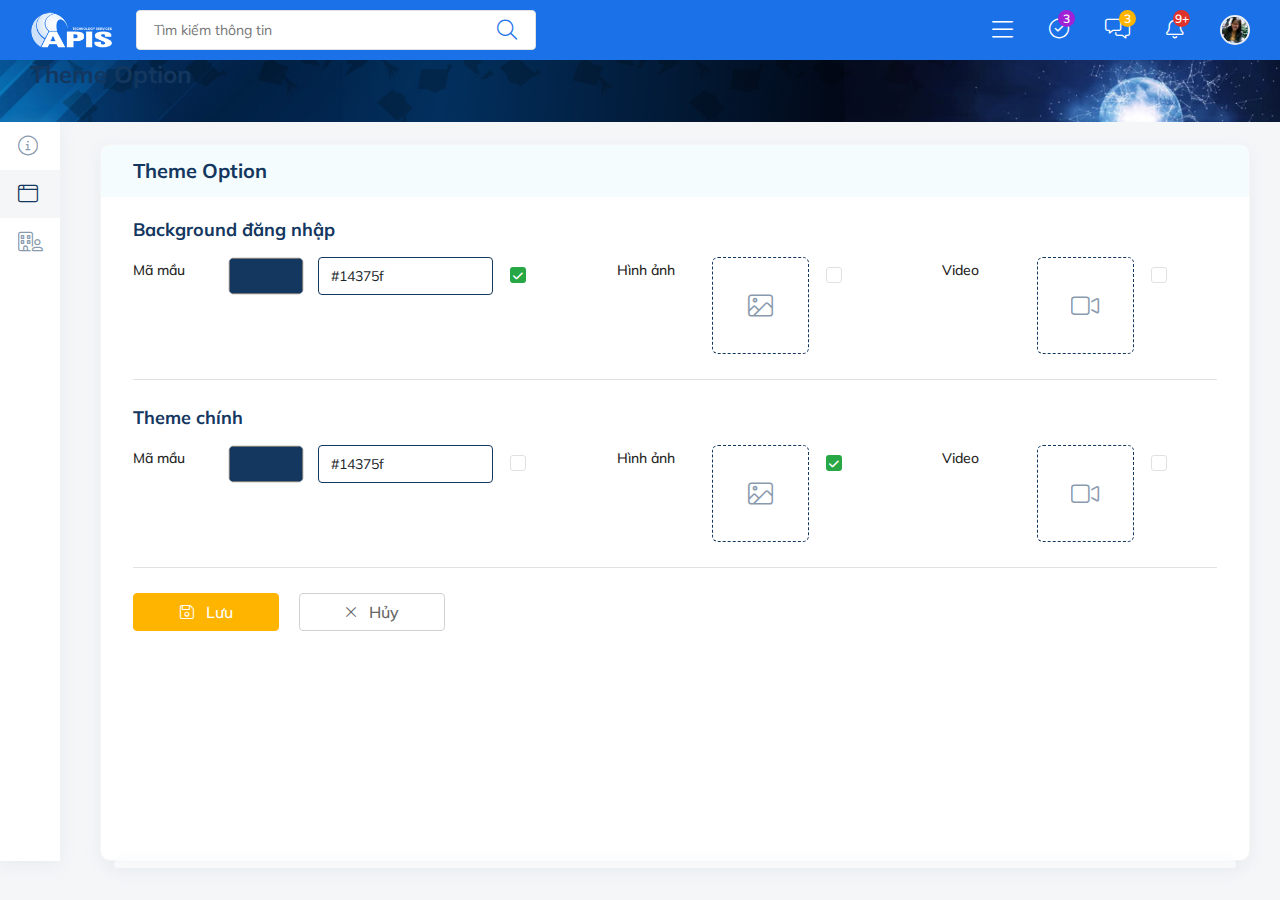
<file: theme-option.html>
<!DOCTYPE html>
<html lang="en">

<head>
    <meta charset="UTF-8">
    <meta name="viewport" content="width=device-width, initial-scale=1.0">
    <title>Dashboard</title>
    <link rel="stylesheet" href="assets/css/styles.css">

</head>

<body>
    <div class="header fixed-top">
        <div class="top-nav ">
            <div class="head-logo">
                <a href="index.html">
                    <img class="logo-icon" src="assets/images/logo/logo-icon.png">
                    <img class="logo-text" src="assets/images/logo/logo-text.png">
                </a>
            </div>
            <div class="head-search-form">
                <div class="head-search-toggle">
                    <i class="fal fa-search"></i>
                </div>
                <div class="head-search-box">
                    <div class="form">
                        <input type="text" class="search-imput" placeholder="Tìm kiếm thông tin">
                        <button class="search-btn">
                            <i class="fal fa-search"></i>
                        </button>
                    </div>
                </div>

            </div>
            <div class="main-menu">
                <ul class="list-unstyled">
                    <li class="item ">
                        <a class="menu-link" href="index.html">
                            <i class="fal fa-home"></i>
                            <span>Trang chủ</span>
                        </a>
                    </li>
                    <li class="item active">
                        <a class="menu-link" href="dashboard.hhml">
                            <span>Dashboard</span>
                        </a>
                    </li>
                    <li class="item">
                        <a class="menu-link" href="modul.html">
                            <span>Modul</span>
                        </a>
                    </li>
                    <li class="item">
                        <a class="menu-link" href="chucnang-cuaban.html">
                            <span>Chức năng của bạn</span>
                        </a>
                    </li>
                    <li class="item">
                        <a class="menu-link" href="tintuc.html">
                            <span>Tin tức</span>
                        </a>
                    </li>
                </ul>
                <div class="menu-toggle">
                    <i class="fal fa-bars"></i>
                </div>
            </div>
            <div class="account-group">
                <div class="dropdown ">
                    <div class="item" data-bs-toggle="dropdown">
                        <i class="fal fa-circle-check"></i>
                        <span>3</span>
                    </div>
                    <ul class="dropdown-menu">
                        <li><a class="dropdown-item" href="#">Action</a></li>
                        <li><a class="dropdown-item" href="#">Another action</a></li>
                        <li><a class="dropdown-item" href="#">Something else here</a></li>
                    </ul>
                </div>
                <div class="dropdown">
                    <div class="item message" data-bs-toggle="dropdown">
                        <i class="fal fa-messages"></i>
                        <span>3</span>
                    </div>
                    <ul class="dropdown-menu">
                        <li><a class="dropdown-item" href="#">Action</a></li>
                        <li><a class="dropdown-item" href="#">Another action</a></li>
                        <li><a class="dropdown-item" href="#">Something else here</a></li>
                    </ul>
                </div>
                <div class="dropdown">
                    <div class="item noti" data-bs-toggle="dropdown">
                        <i class="fal fa-bell"></i>
                        <span>9+</span>
                    </div>
                    <ul class="dropdown-menu">
                        <li><a class="dropdown-item" href="#">Action</a></li>
                        <li><a class="dropdown-item" href="#">Another action</a></li>
                        <li><a class="dropdown-item" href="#">Something else here</a></li>
                    </ul>
                </div>
                <div class="dropdown">
                    <div class="item" data-bs-toggle="dropdown">
                        <img src="assets/images/avatar.jpg" class="avatar">
                    </div>
                    <ul class="dropdown-menu">
                        <li><a class="dropdown-item" href="#">Action</a></li>
                        <li><a class="dropdown-item" href="#">Another action</a></li>
                        <li><a class="dropdown-item" href="#">Something else here</a></li>
                    </ul>
                </div>
            </div>
        </div>
    </div>
    <div class="quick-action">
        <div class="quick-acction-title pt-40">Theme Option</div>
    </div>
    <div class="dashboard-nav-left">
        <div class="nav-left">
            <ul class="nav-left-list">
                <li class="nav-left-item">
                    <a href="theme-option-pageInfo.html" class="nav-left-link">
                        <i class="fa-light fa-circle-info"></i>
                        <span>Page Info</span>
                    </a>
                </li>
                <li class="nav-left-item active">
                    <a href="theme-option.html" class="nav-left-link">
                        <i class="fa-light fa-browser"></i>
                        <span>Theme Option</span>
                    </a>
                </li>
                <li class="nav-left-item">
                    <a href="theme-option-company-info.html" class="nav-left-link">
                        <i class="fa-light fa-building-user"></i>
                        <span>Company Info</span>
                    </a>
                </li>
            </ul>
        </div>
        <div class="dashboard-nav-left-content">
            <div class="card today-card full-card">
                <div class="card-header">
                    <div class="title">

                        <div class="modul-name fs-20 text-main">
                            Theme Option
                        </div>
                    </div>
                </div>
                <div class="card-body">
                    <form action="" class="theme-option-form">
                        <div class="theme-option-row">
                            <div class="title">Background đăng nhập</div>
                            <div class="theme-option-box">
                                <div class="theme-bg-corlor">
                                    <div class="label">Mã mầu</div>
                                    <div class="colour-picker-field">
                                        <input class="colour-picker-field__item--picker" name="colour-picker" type="color">

                                        <input class="colour-picker-field__item--text form-control" value="#14375f" />
                                    </div>
                                    <label class="checkbox checkbox-green">
                                        <input type="radio" name="bgLogin" checked>
                                        <span class="checkmark">
                                            <i class="fa-solid fa-check"></i>
                                        </span>
                                    </label>
                                </div>
                                <div class="theme-bg-file">
                                    <div class="label">Hình ảnh</div>
                                    <div class="image-selector">
                                        <label class="image-input" for="logo_login">
                                            <span class="file-prev">
                                                <i class="fa-light fa-image nofile"></i>
                                            </span>
                                        </label>
                                        <input class="file-input" accept="image/*" type="file" name="" id="logo_login">
                                    </div>
                                    <label class="checkbox checkbox-green">
                                        <input type="radio" name="bgLogin">
                                        <span class="checkmark">
                                            <i class="fa-solid fa-check"></i>
                                        </span>
                                    </label>
                                </div>
                                <div class="theme-bg-file">
                                    <div class="label">Video</div>
                                    <div class="image-selector">
                                        <label class="image-input" for="bg_video">
                                            <span class="file-prev">
                                                <i class="fa-light fa-video nofile"></i>
                                            </span>
                                        </label>
                                        <input class="file-input" accept="video/*" type="file" name="" id="bg_video">
                                        <a href="#video_view" class="video-view-link" data-bs-toggle="modal">Xem video >></a>
                                    </div>
                                    <label class="checkbox checkbox-green">
                                        <input type="radio" name="bgLogin">
                                        <span class="checkmark">
                                            <i class="fa-solid fa-check"></i>
                                        </span>
                                    </label>
                                </div>

                            </div>
                        </div>
                        <div class="line-1 my-25"></div>
                        <div class="theme-option-row">
                            <div class="title">Theme chính</div>
                            <div class="theme-option-box">
                                <div class="theme-bg-corlor">
                                    <div class="label">Mã mầu</div>
                                    <div class="colour-picker-field">
                                        <input class="colour-picker-field__item--picker" name="colour-picker" type="color">

                                        <input class="colour-picker-field__item--text form-control" value="#14375f" />
                                    </div>
                                    <label class="checkbox checkbox-green">
                                        <input type="radio" name="bgMain">
                                        <span class="checkmark">
                                            <i class="fa-solid fa-check"></i>
                                        </span>
                                    </label>
                                </div>
                                <div class="theme-bg-file">
                                    <div class="label">Hình ảnh</div>
                                    <div class="image-selector">
                                        <label class="image-input" for="img_bg">
                                            <span class="file-prev">
                                                <i class="fa-light fa-image nofile"></i>
                                            </span>
                                        </label>
                                        <input class="file-input" accept="image/*" type="file" name="" id="img_bg">
                                    </div>
                                    <label class="checkbox checkbox-green">
                                        <input type="radio" name="bgMain" checked>
                                        <span class="checkmark">
                                            <i class="fa-solid fa-check"></i>
                                        </span>
                                    </label>
                                </div>
                                <div class="theme-bg-file">
                                    <div class="label">Video</div>
                                    <div class="image-selector">
                                        <label class="image-input" for="bg_video_main">
                                            <span class="file-prev">
                                                <i class="fa-light fa-video nofile"></i>
                                            </span>
                                        </label>
                                        <input class="file-input" accept="video/*" type="file" name="" id="bg_video_main">
                                        <a href="#video_view" class="video-view-link" data-bs-toggle="modal" data-src="">Xem video >></a>
                                    </div>
                                    <label class="checkbox checkbox-green">
                                        <input type="radio" name="bgMain">
                                        <span class="checkmark">
                                            <i class="fa-solid fa-check"></i>
                                        </span>
                                    </label>
                                </div>

                            </div>
                        </div>
                        <div class="line-1 my-25"></div>
                        <div class="btn-action-group-left">
                            <button class="btn btn-edit">
                                <i class="fal fa-floppy-disk"></i>
                                <span>Lưu</span>
                            </button>
                            <button class="btn btn-outline-secondary ms-20">
                                <i class="fal fa-times"></i>
                                <span>Hủy</span>
                            </button>
                        </div>
                    </form>
                </div>



            </div>
        </div>
    </div>
    <!-- modal play background video -->
    <div class="modal fade" id="video_view">
        <div class="modal-dialog modal-xl">
            <div class="modal-content">
                <div class="modal-body ">
                    <video class="video__view w-100" controls muted></video>
                </div>
            </div>
        </div>
    </div>
    <!-- JS -->
    <script src="assets/bootstrap-5.3.2/js/bootstrap.bundle.js"></script>
    <script src="assets/swiper-slide/swiper-bundle.min.js"></script>
    <script src="assets/js/jquery-3.7.1.min.js"></script>
    <script src="assets/js/customs.js"></script>

</body>

</html>
</file>
<file: assets/css/styles.css>
@import "../bootstrap-5.3.2/css/bootstrap.min.css";
@import "../swiper-slide/swiper-bundle.min.css";
@import "../select2/css/select2.min.css";
@import "fontawesome-6.css";
@import "root.css";
@import "spacing.css";
@import "config.css";
@import "fonts.css";
@import "calendar.css";
@import "tai-chinh.css";
@import "news.css";
@import "main.css";

/* responsive */

@import "responsive.css";
</file>
